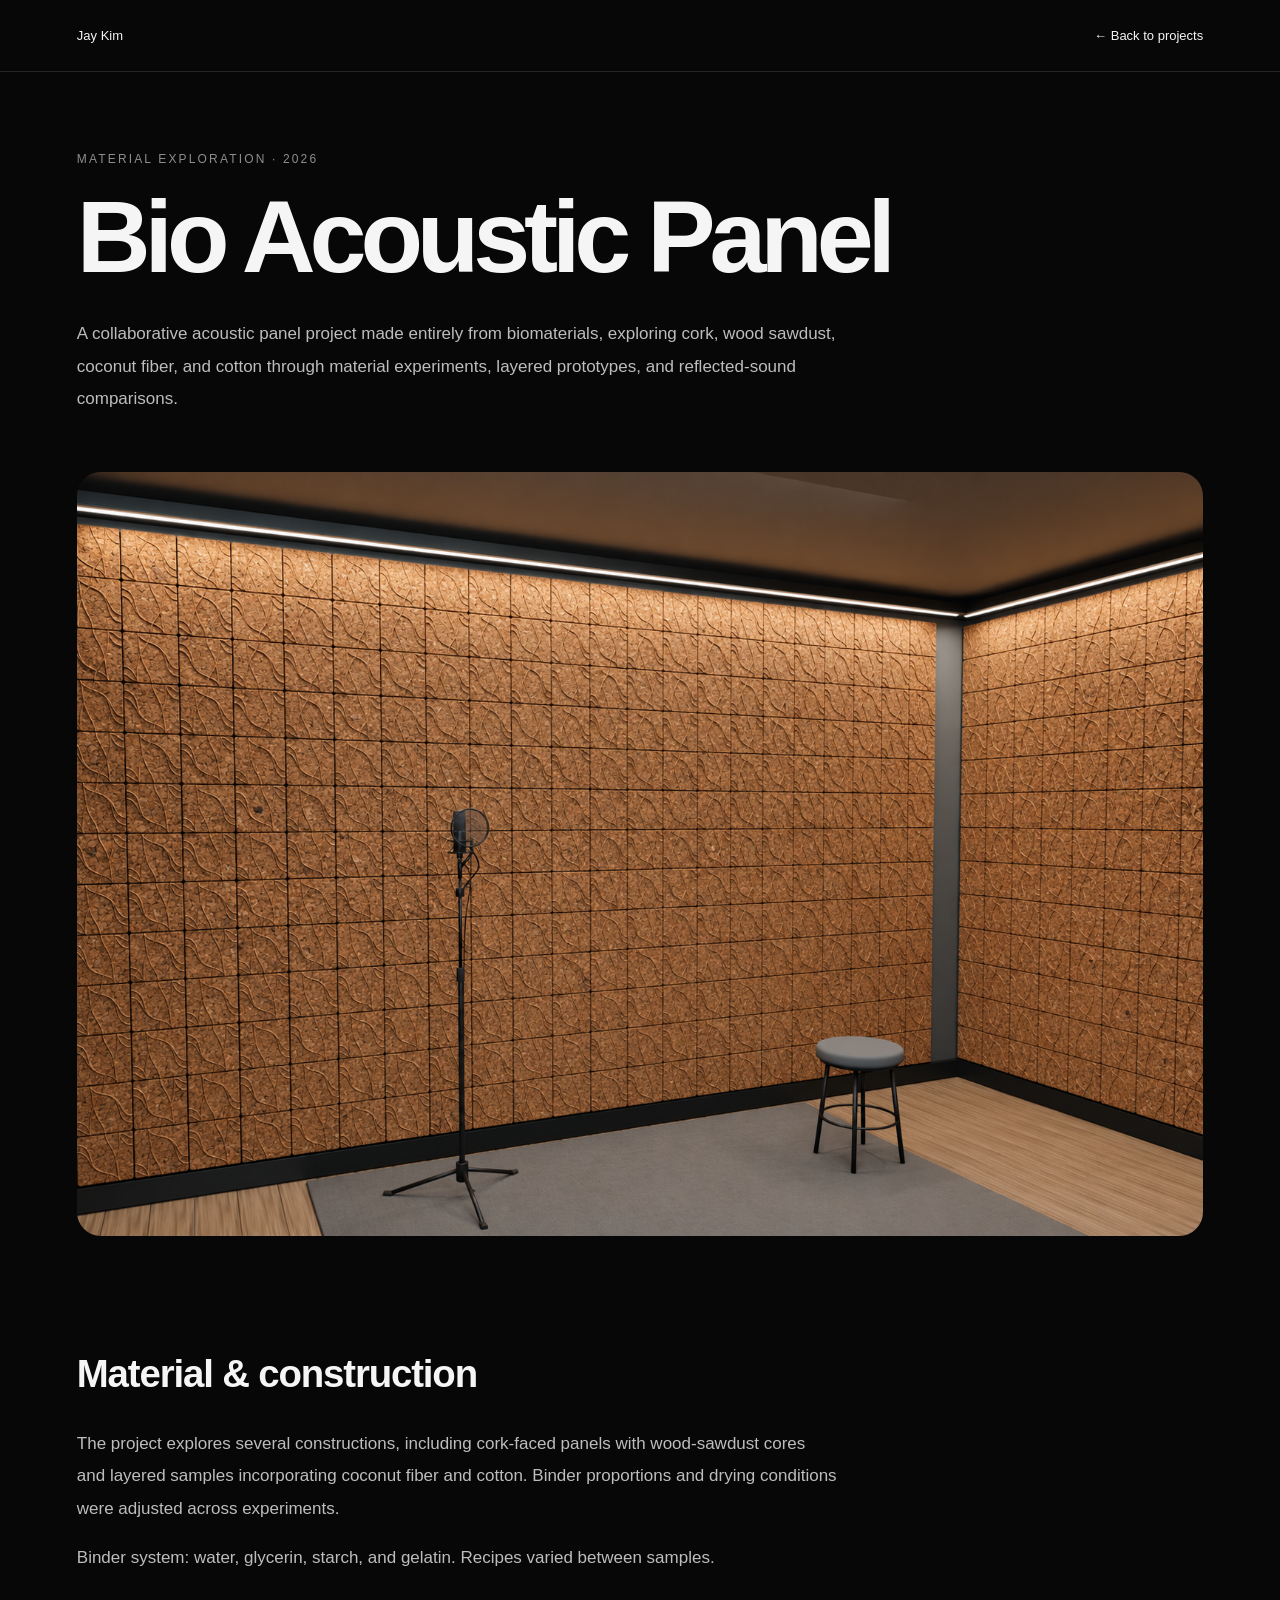
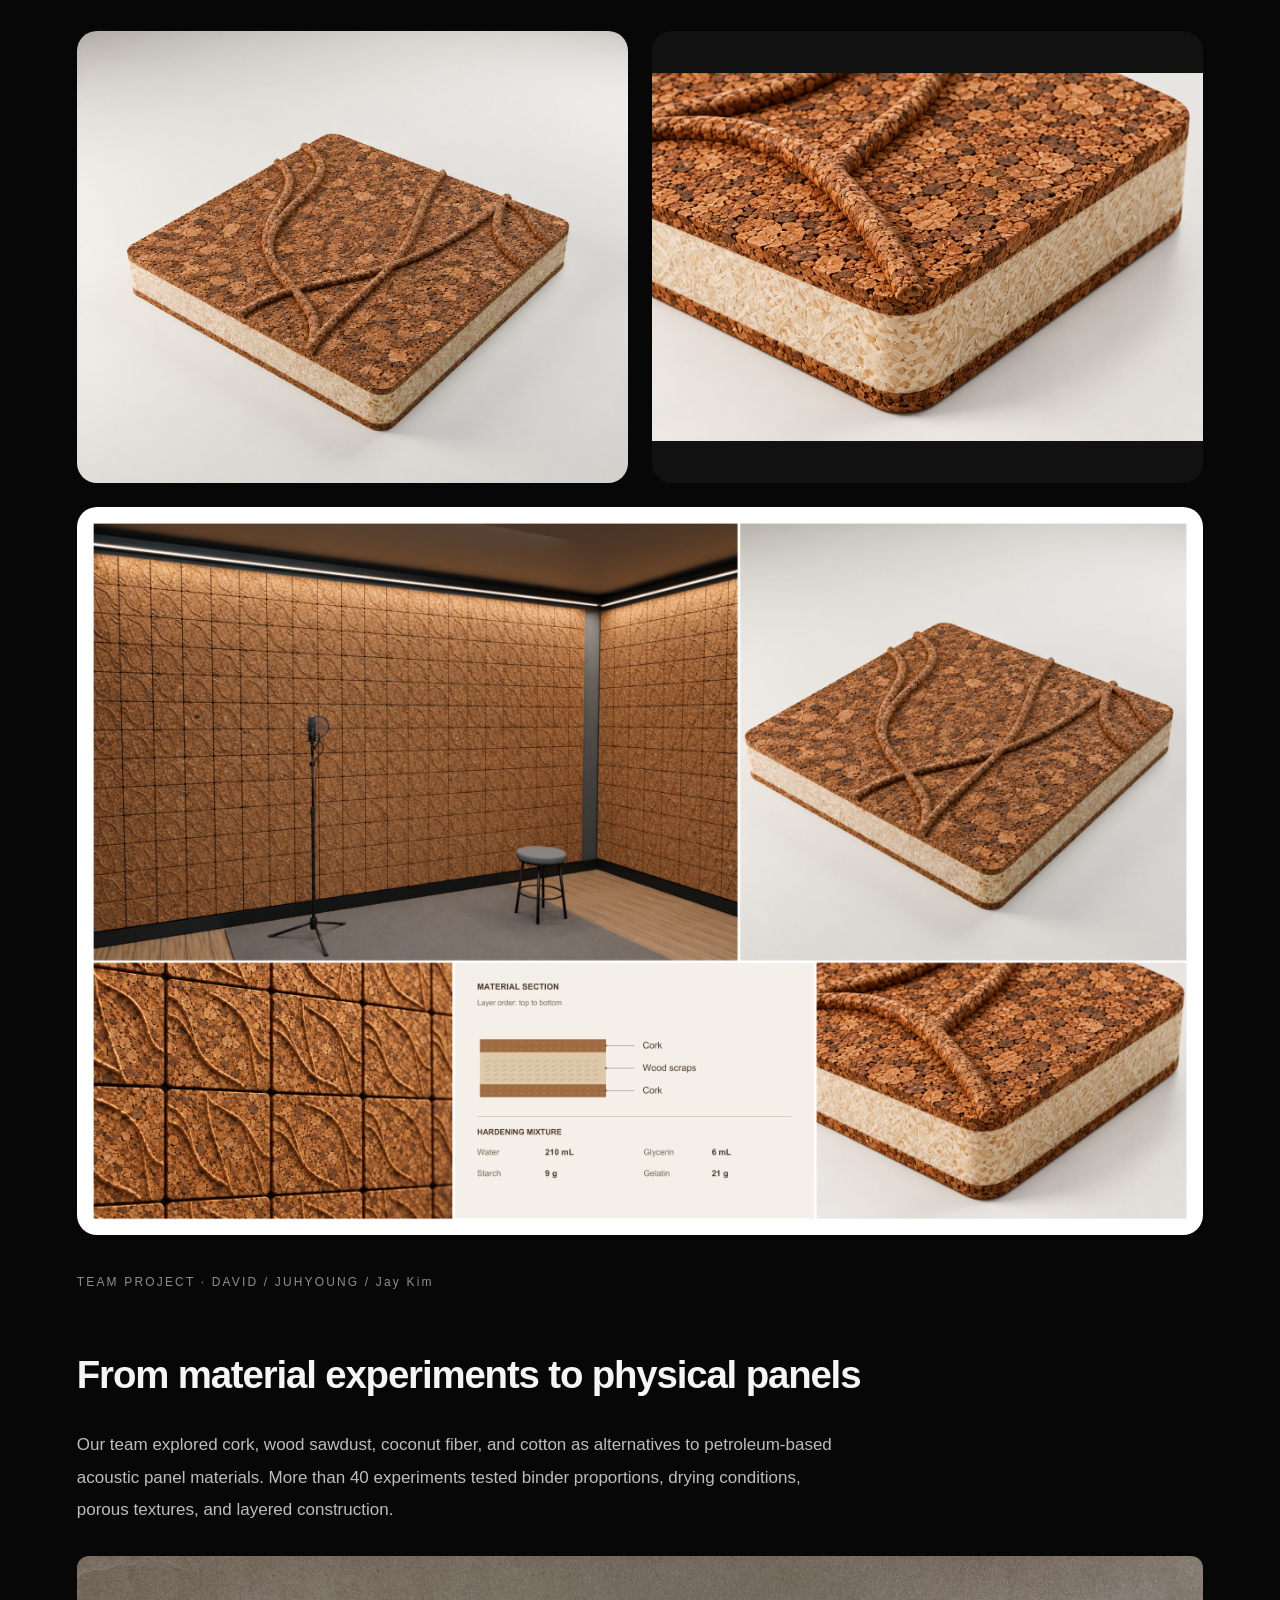
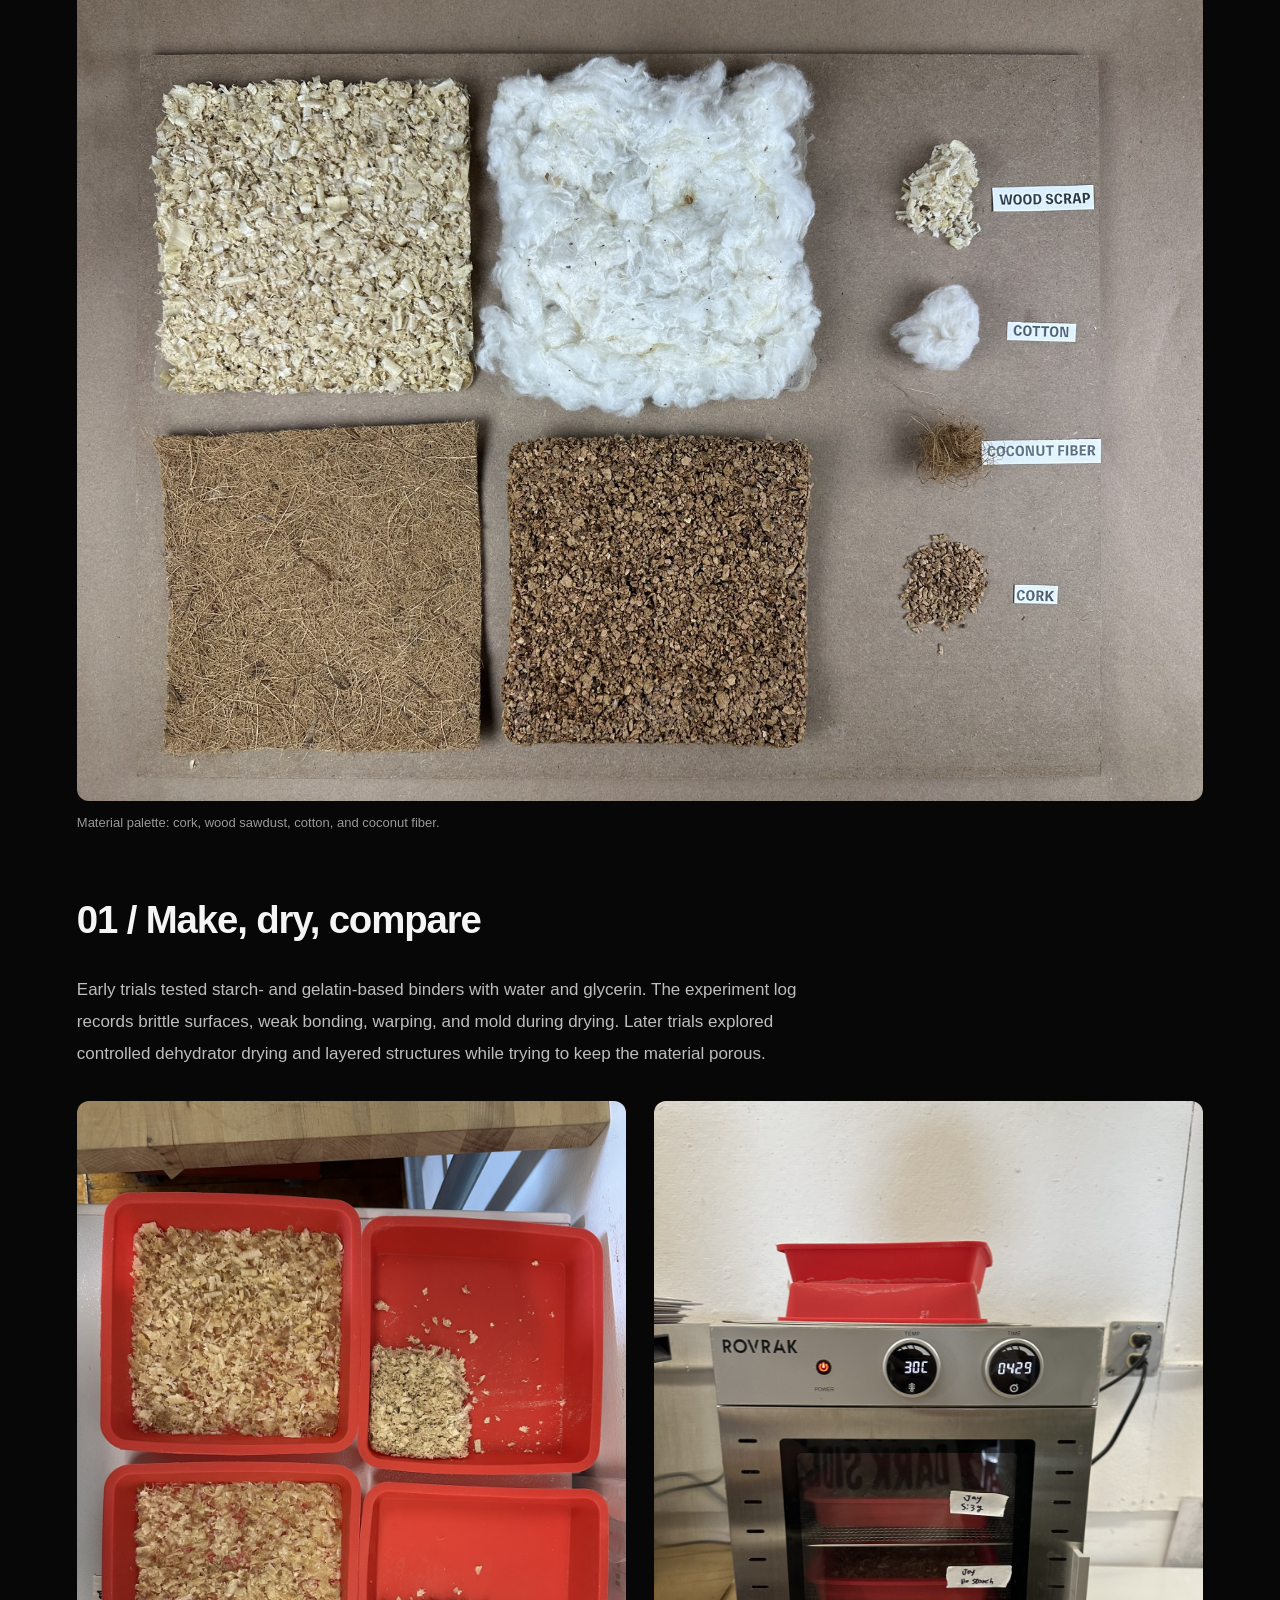
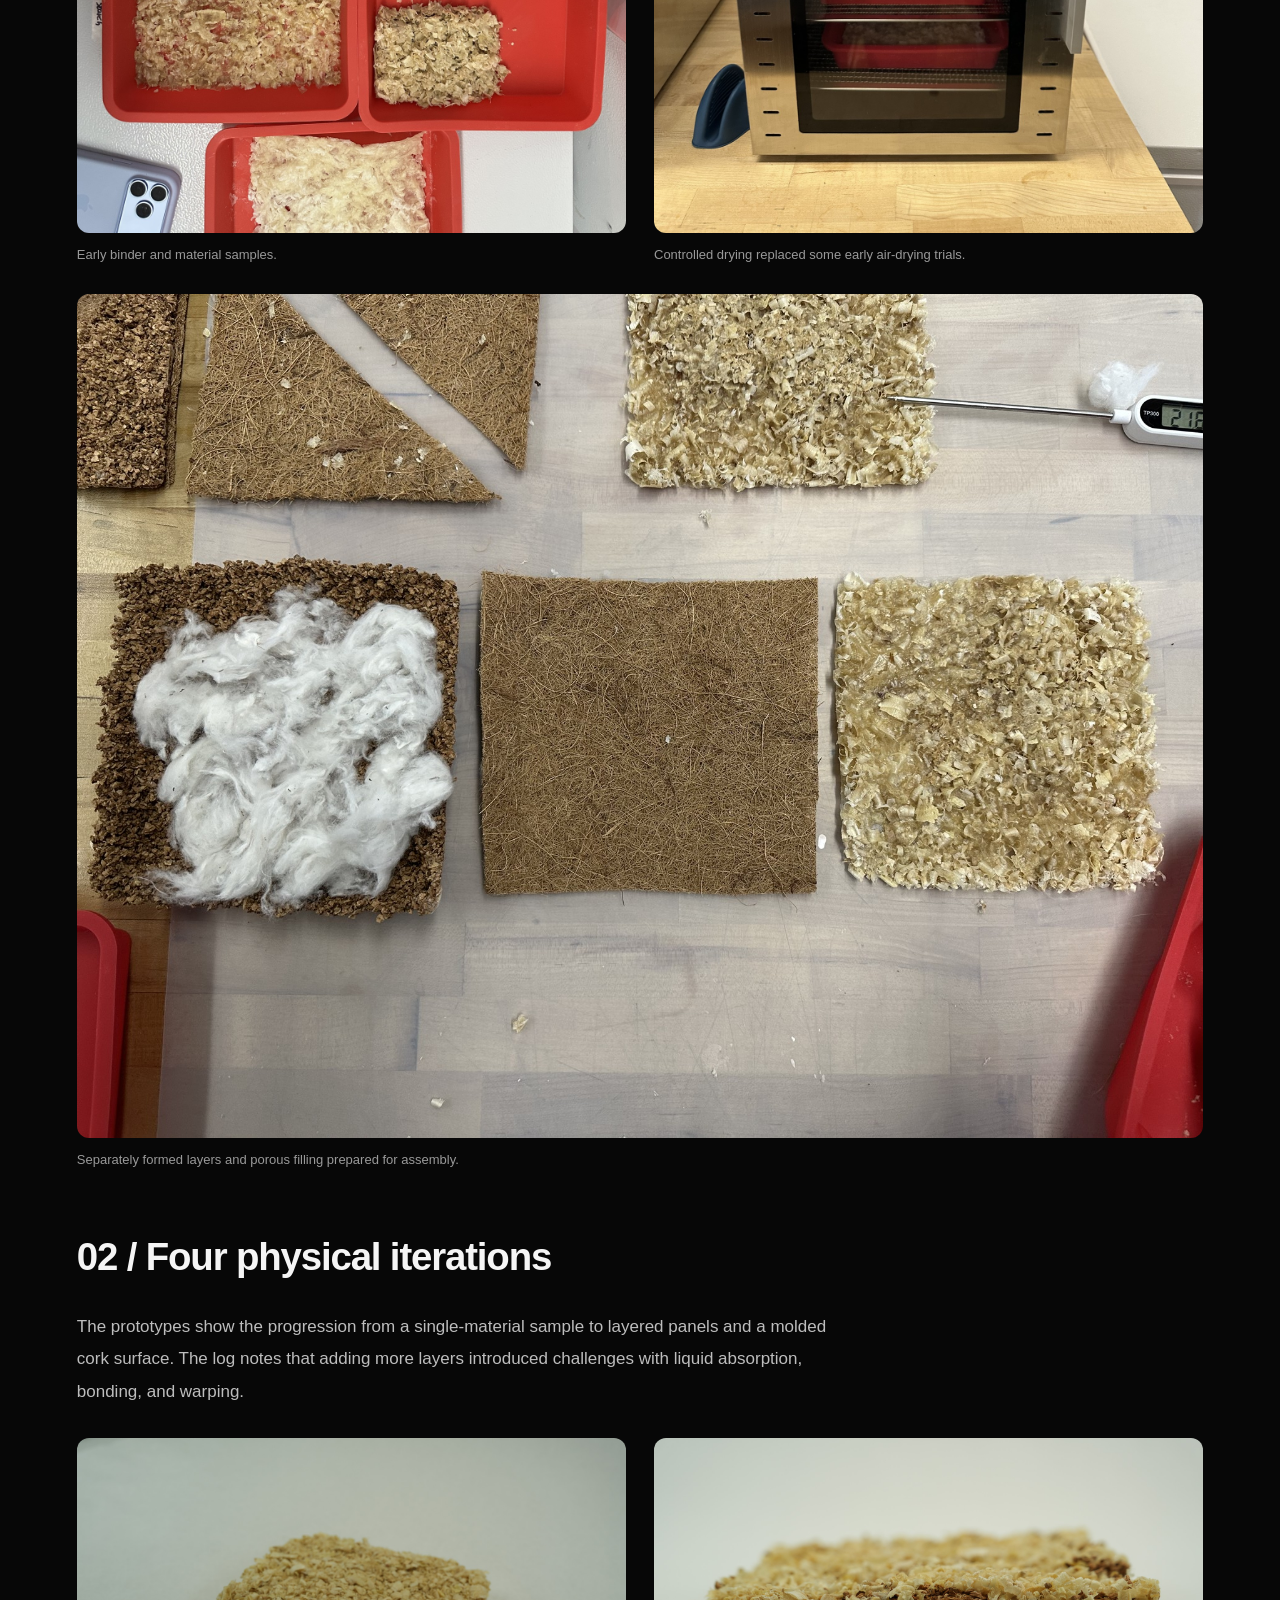
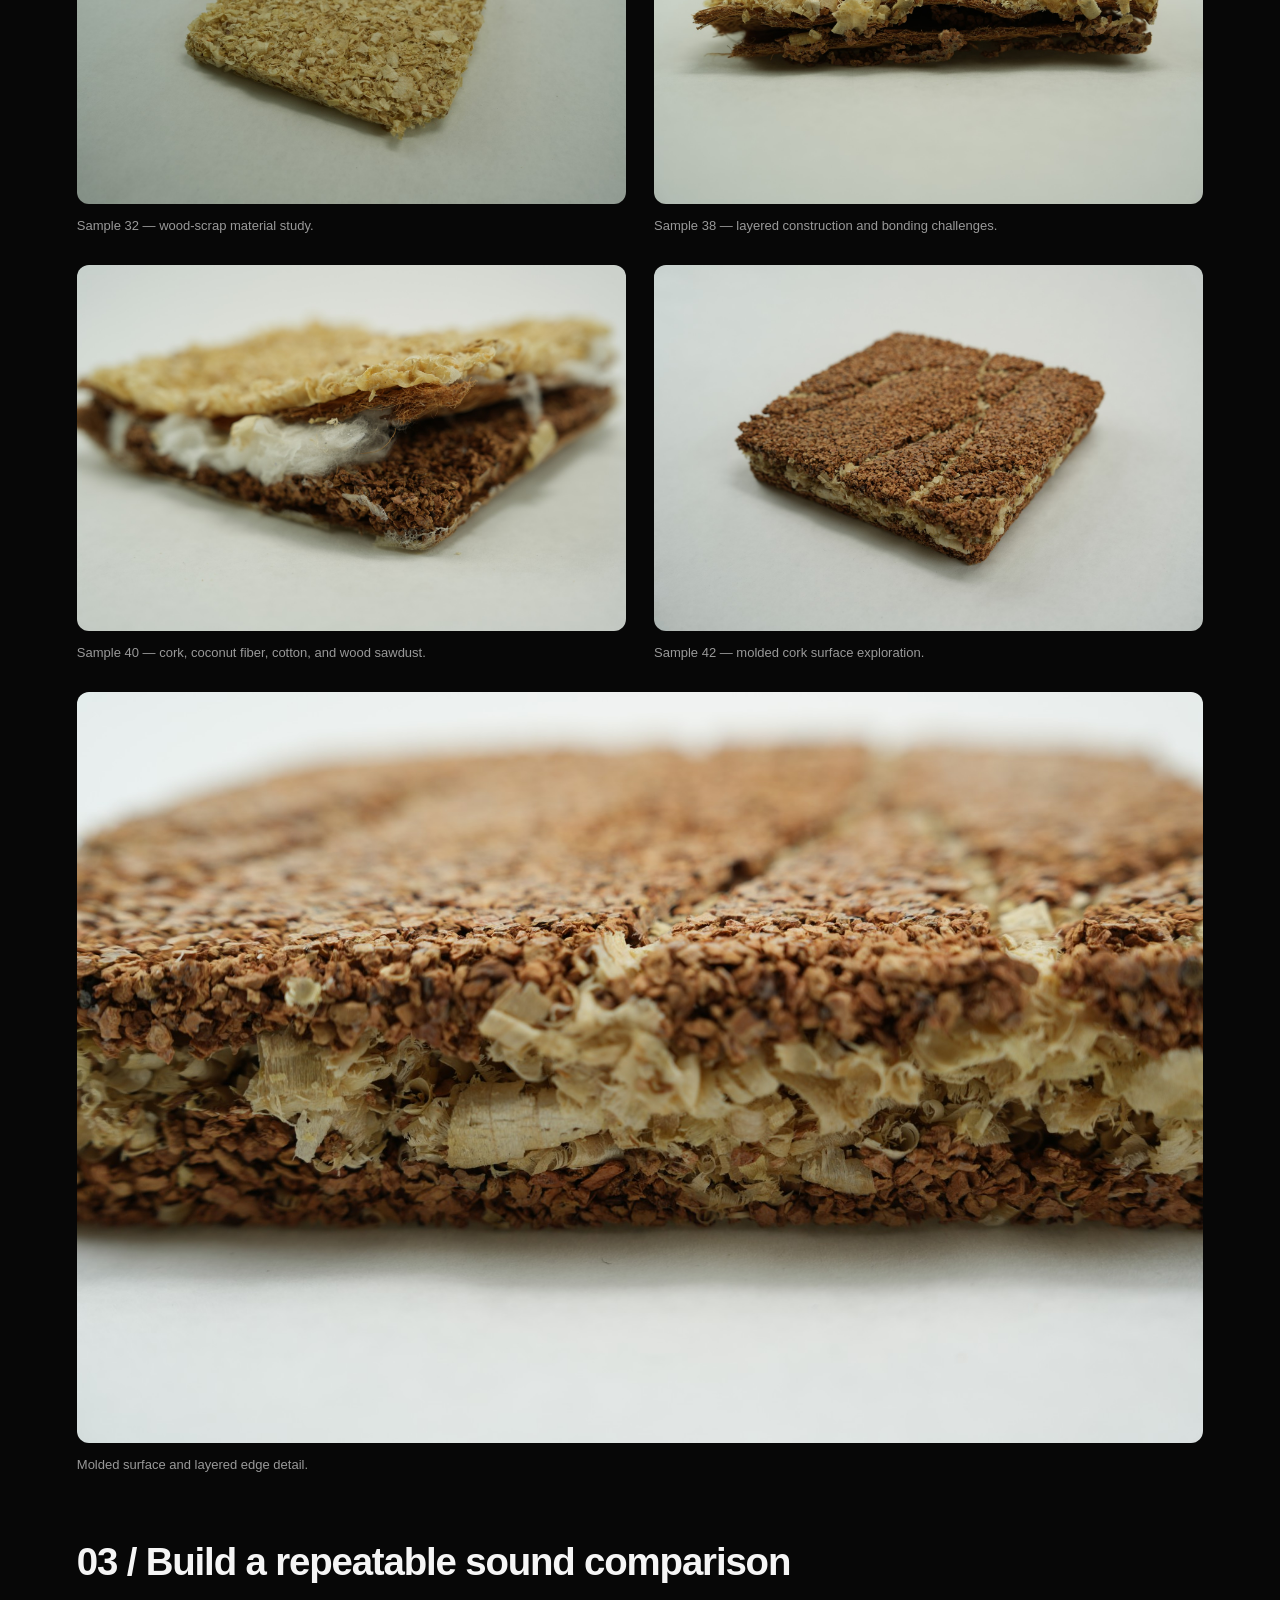
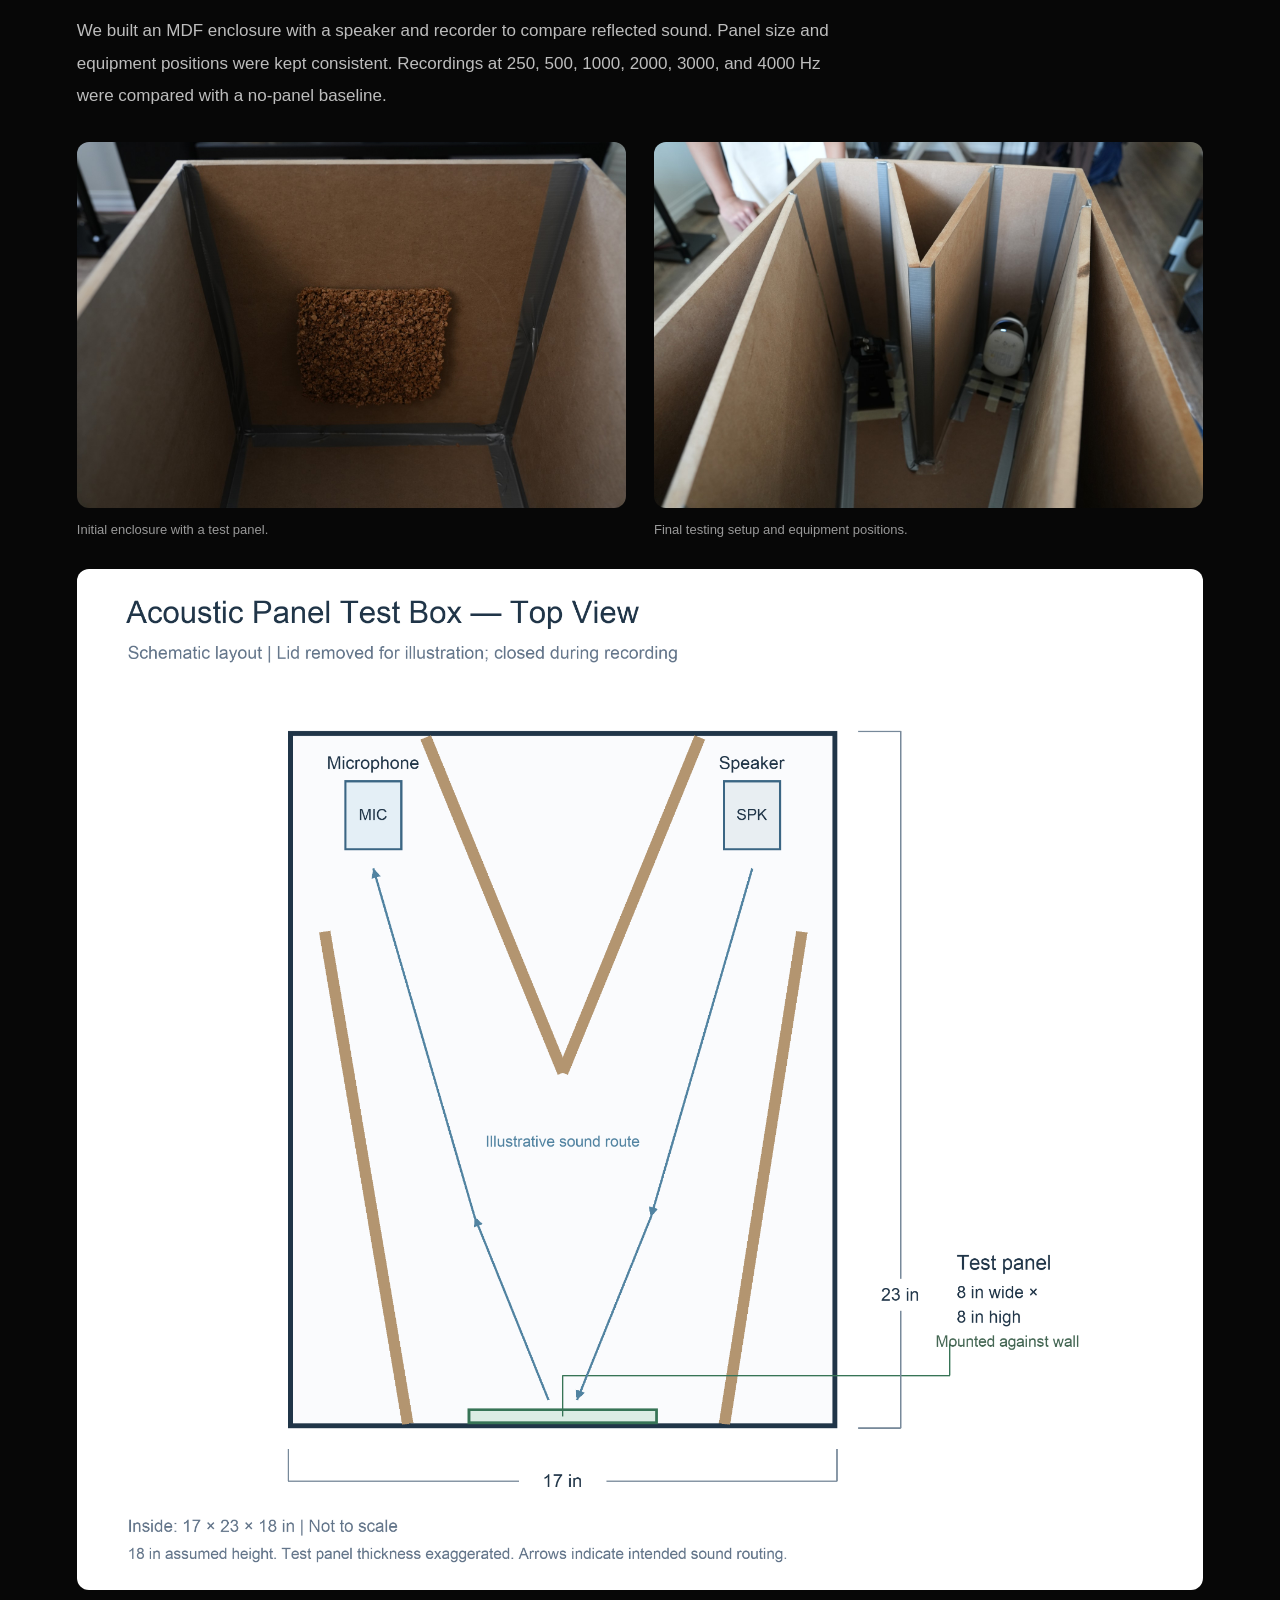
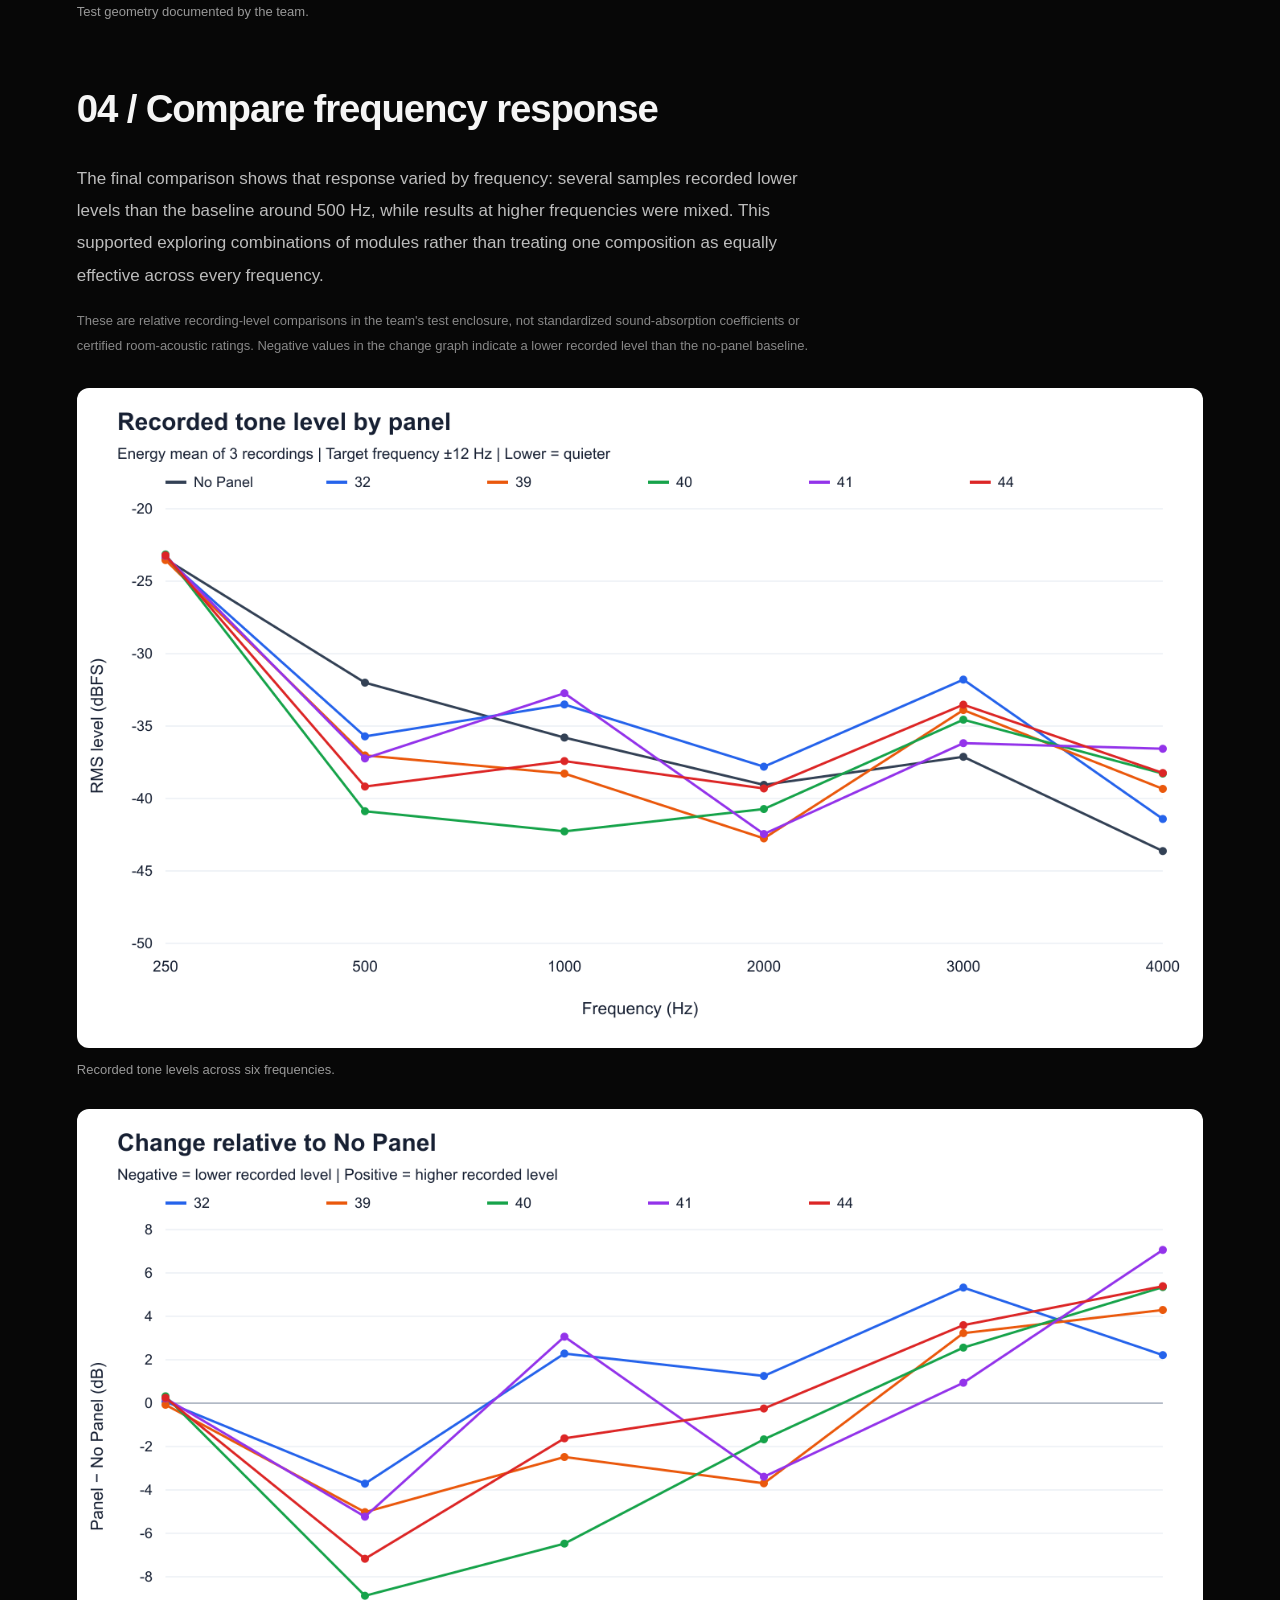
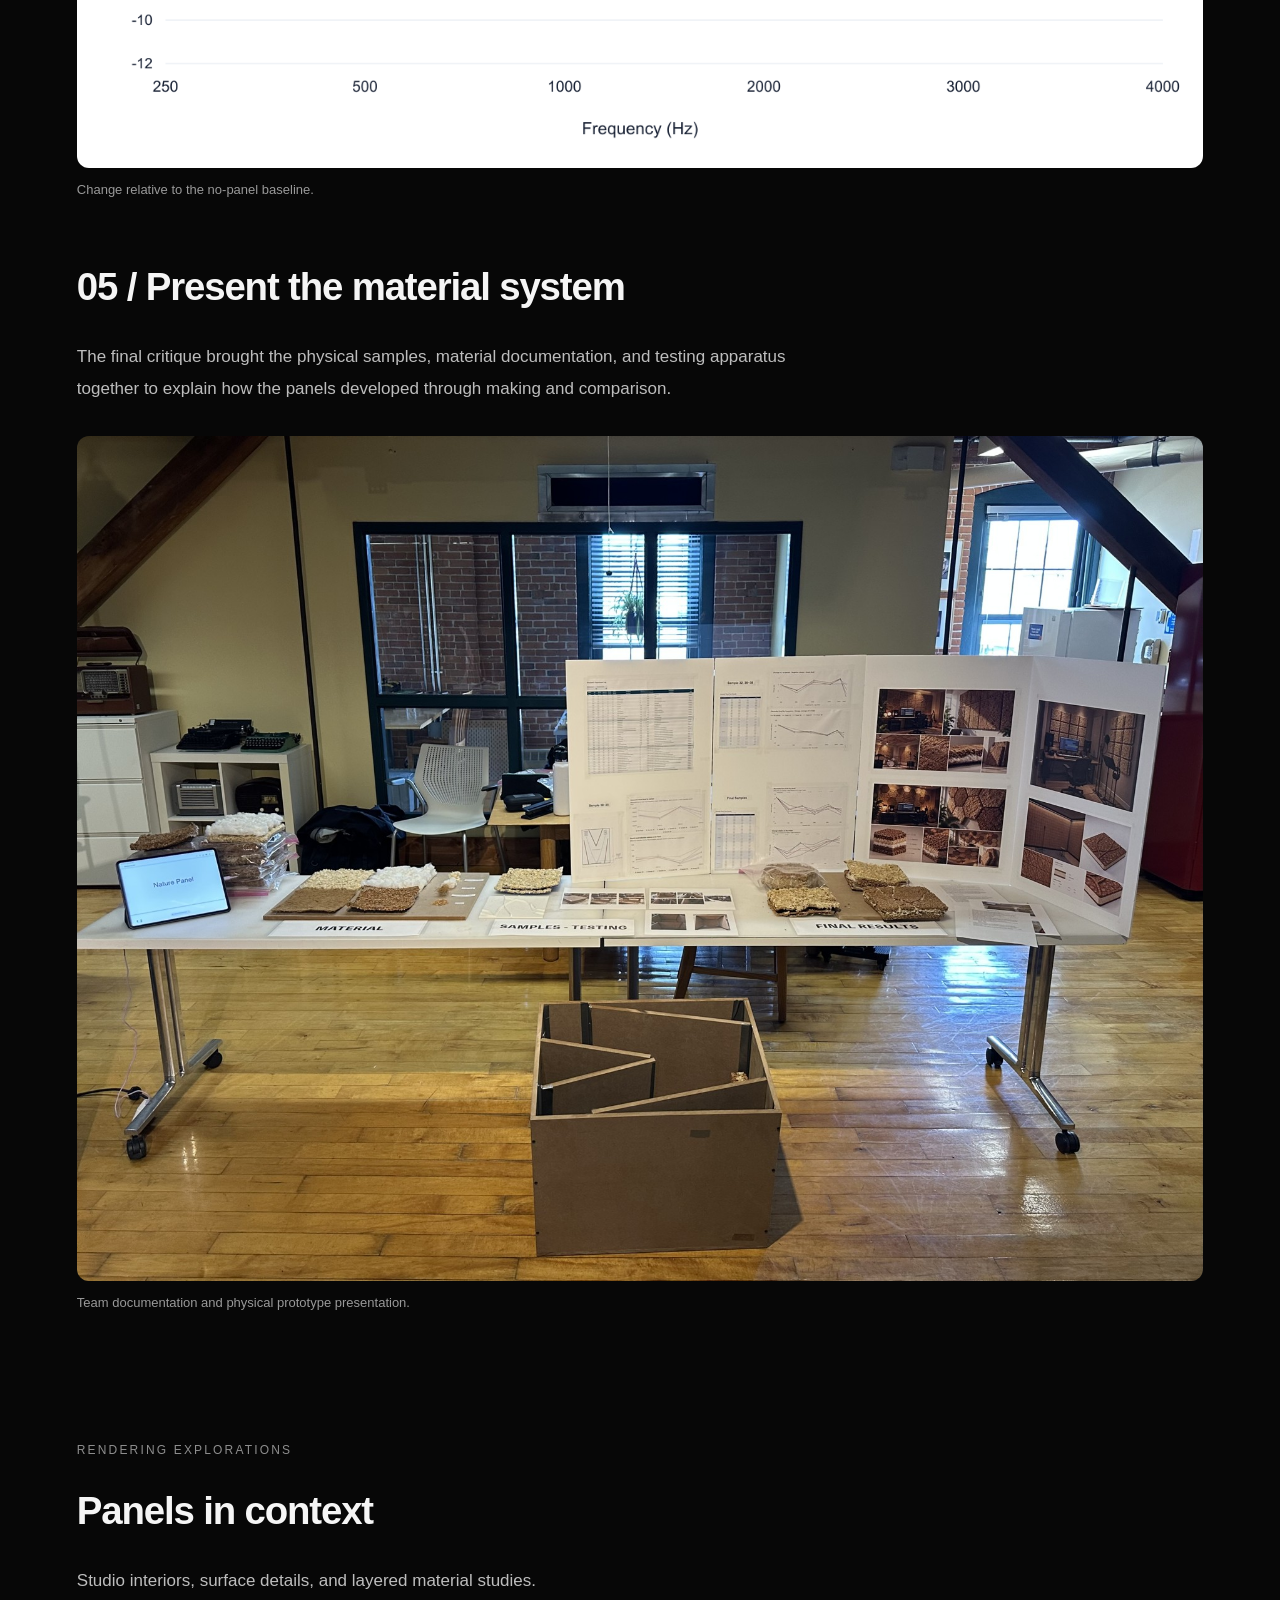
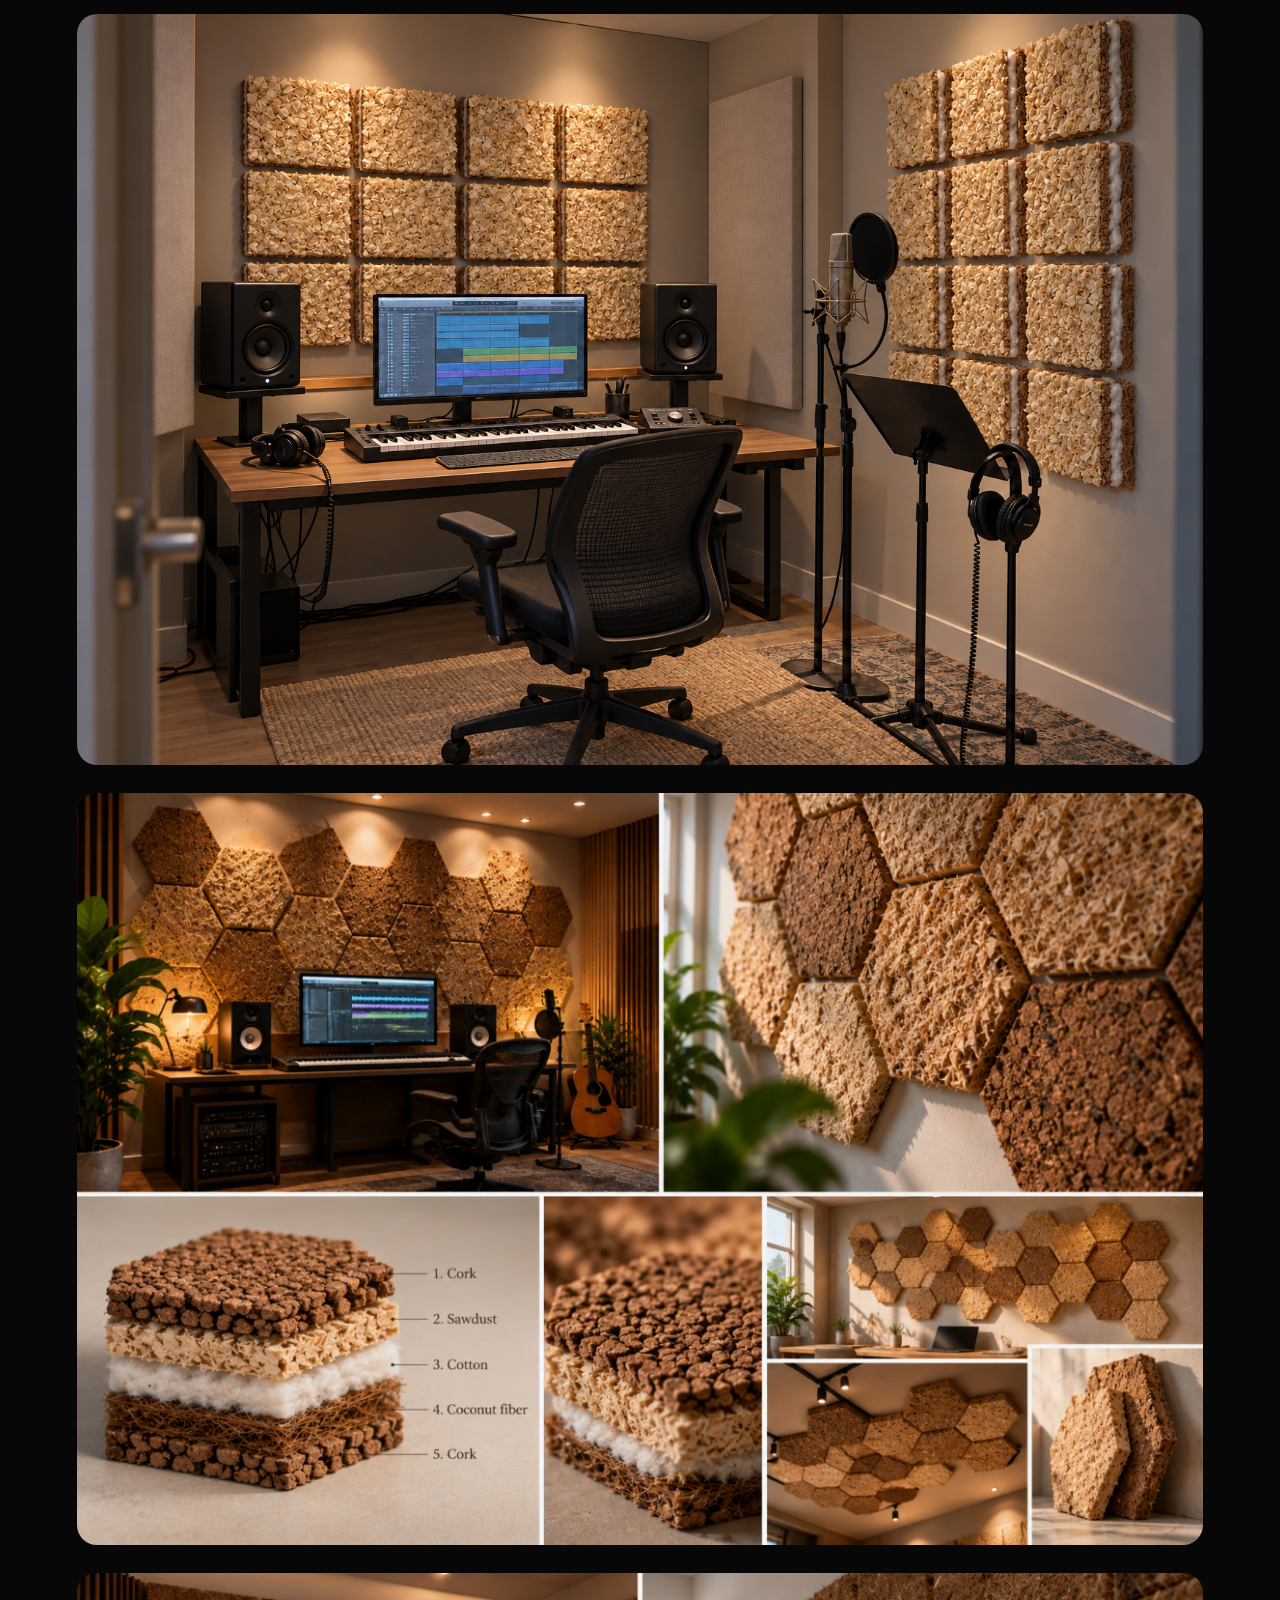
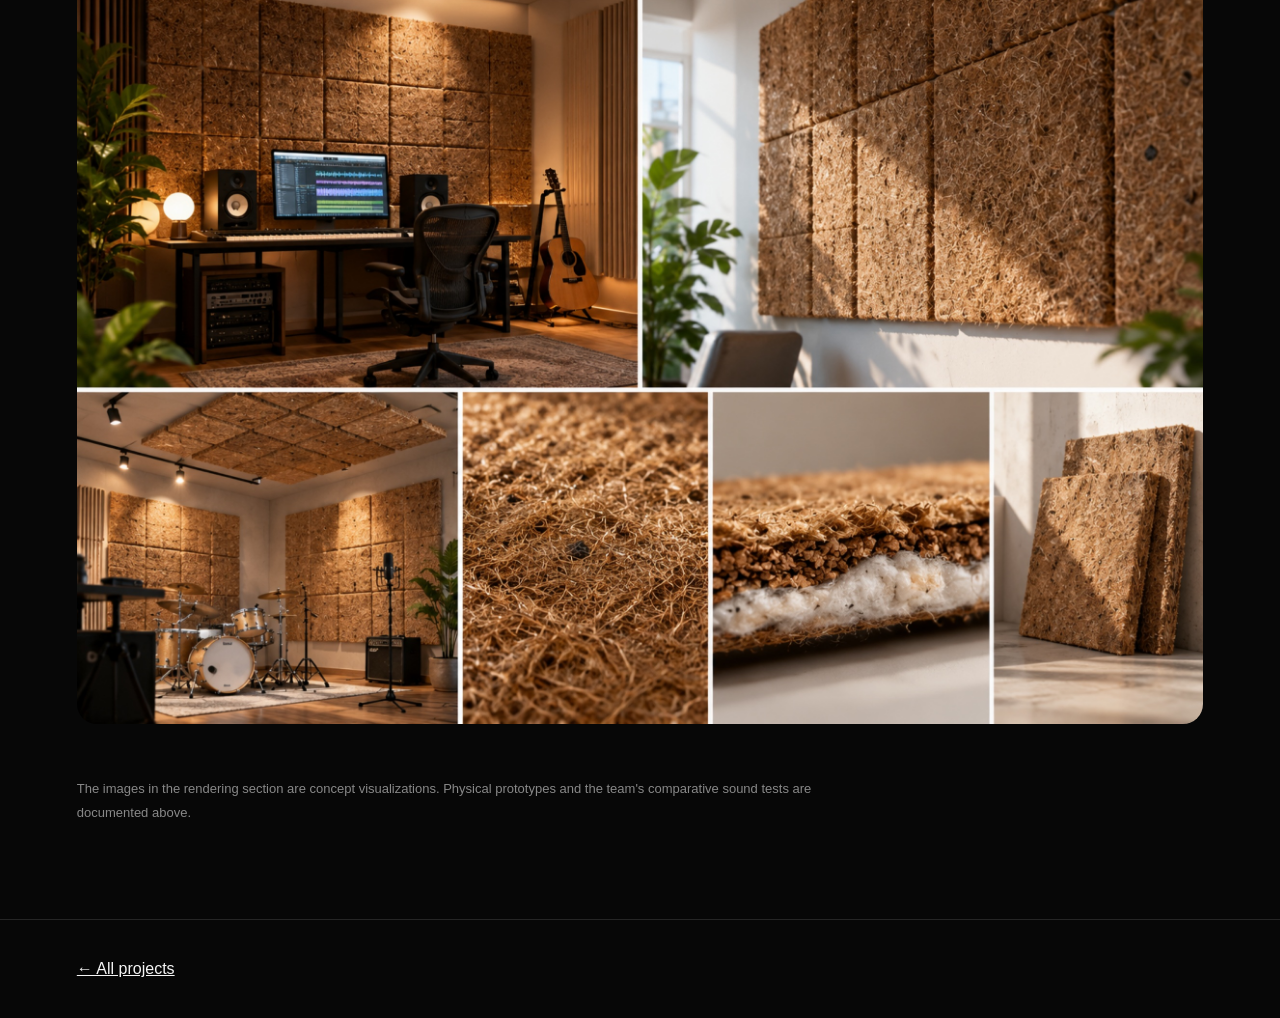
<file: acoustic-detail.html>
<!DOCTYPE html><html lang="en"><head><meta charset="utf-8"><meta name="viewport" content="width=device-width,initial-scale=1"><title>Bio Acoustic Panel — Jay Kim</title><link rel="stylesheet" href="project-detail.css"></head><body><nav><a href="index.html">Jay Kim</a><a href="index.html">← Back to projects</a></nav><main><div class="label">Material exploration · 2026</div><h1>Bio Acoustic Panel</h1><p>A collaborative acoustic panel project made entirely from biomaterials, exploring cork, wood sawdust, coconut fiber, and cotton through material experiments, layered prototypes, and reflected-sound comparisons.</p><img class="hero-image" src="projects/cork-room.png" alt="Bio Acoustic Panel project overview"><section><h2>Material &amp; construction</h2><p>The project explores several constructions, including cork-faced panels with wood-sawdust cores and layered samples incorporating coconut fiber and cotton. Binder proportions and drying conditions were adjusted across experiments.</p><p>Binder system: water, glycerin, starch, and gelatin. Recipes varied between samples.</p></section><div class="gallery"><img src="projects/cork-panel.png" alt="Textured cork panel rendering" loading="lazy"><img src="projects/cork-detail.png" alt="Cork panel edge and material detail rendering" loading="lazy"><img class="wide" src="projects/cork-presentation.png" alt="Panel presentation with cork and wood scrap layer diagram and binder formula" loading="lazy"></div><section class="documentation"><div class="label">TEAM PROJECT · DAVID / JUHYOUNG / <span style="text-transform:none">Jay Kim</span></div><h2>From material experiments to physical panels</h2><p>Our team explored cork, wood sawdust, coconut fiber, and cotton as alternatives to petroleum-based acoustic panel materials. More than 40 experiments tested binder proportions, drying conditions, porous textures, and layered construction.</p><div class="doc-grid"><figure class="doc-figure doc-wide"><a href="projects/acoustic-documentation/materials.jpg" target="_blank" rel="noopener"><img src="projects/acoustic-documentation/materials.jpg" alt="Cork, wood, cotton and coconut fiber material samples" loading="lazy"></a><figcaption>Material palette: cork, wood sawdust, cotton, and coconut fiber.</figcaption></figure></div><h2>01 / Make, dry, compare</h2><p>Early trials tested starch- and gelatin-based binders with water and glycerin. The experiment log records brittle surfaces, weak bonding, warping, and mold during drying. Later trials explored controlled dehydrator drying and layered structures while trying to keep the material porous.</p><div class="doc-grid"><figure class="doc-figure"><a href="projects/acoustic-documentation/early-samples.jpg" target="_blank" rel="noopener"><img src="projects/acoustic-documentation/early-samples.jpg" alt="Early material mixtures formed in red trays" loading="lazy"></a><figcaption>Early binder and material samples.</figcaption></figure><figure class="doc-figure"><a href="projects/acoustic-documentation/drying.jpg" target="_blank" rel="noopener"><img src="projects/acoustic-documentation/drying.jpg" alt="Dehydrator used for material sample drying" loading="lazy"></a><figcaption>Controlled drying replaced some early air-drying trials.</figcaption></figure><figure class="doc-figure doc-wide"><a href="projects/acoustic-documentation/layer-study.jpg" target="_blank" rel="noopener"><img src="projects/acoustic-documentation/layer-study.jpg" alt="Individual panel layers and cotton arranged before assembly" loading="lazy"></a><figcaption>Separately formed layers and porous filling prepared for assembly.</figcaption></figure></div><h2>02 / Four physical iterations</h2><p>The prototypes show the progression from a single-material sample to layered panels and a molded cork surface. The log notes that adding more layers introduced challenges with liquid absorption, bonding, and warping.</p><div class="doc-grid"><figure class="doc-figure"><a href="projects/acoustic-documentation/panel-32.jpg" target="_blank" rel="noopener"><img src="projects/acoustic-documentation/panel-32.jpg" alt="Physical wood scrap panel sample 32" loading="lazy"></a><figcaption>Sample 32 — wood-scrap material study.</figcaption></figure><figure class="doc-figure"><a href="projects/acoustic-documentation/panel-38.jpg" target="_blank" rel="noopener"><img src="projects/acoustic-documentation/panel-38.jpg" alt="Physical layered panel sample 38 showing separated layers" loading="lazy"></a><figcaption>Sample 38 — layered construction and bonding challenges.</figcaption></figure><figure class="doc-figure"><a href="projects/acoustic-documentation/panel-40.jpg" target="_blank" rel="noopener"><img src="projects/acoustic-documentation/panel-40.jpg" alt="Panel 40 side view with cotton and coconut fiber layers" loading="lazy"></a><figcaption>Sample 40 — cork, coconut fiber, cotton, and wood sawdust.</figcaption></figure><figure class="doc-figure"><a href="projects/acoustic-documentation/panel-42.jpg" target="_blank" rel="noopener"><img src="projects/acoustic-documentation/panel-42.jpg" alt="Panel 42 molded cork surface" loading="lazy"></a><figcaption>Sample 42 — molded cork surface exploration.</figcaption></figure><figure class="doc-figure doc-wide"><a href="projects/acoustic-documentation/panel-42-edge.jpg" target="_blank" rel="noopener"><img src="projects/acoustic-documentation/panel-42-edge.jpg" alt="Close view of molded cork panel and wood core" loading="lazy"></a><figcaption>Molded surface and layered edge detail.</figcaption></figure></div><h2>03 / Build a repeatable sound comparison</h2><p>We built an MDF enclosure with a speaker and recorder to compare reflected sound. Panel size and equipment positions were kept consistent. Recordings at 250, 500, 1000, 2000, 3000, and 4000 Hz were compared with a no-panel baseline.</p><div class="doc-grid"><figure class="doc-figure"><a href="projects/acoustic-documentation/test-initial.jpg" target="_blank" rel="noopener"><img src="projects/acoustic-documentation/test-initial.jpg" alt="Initial MDF enclosure with a panel placed against the inside wall" loading="lazy"></a><figcaption>Initial enclosure with a test panel.</figcaption></figure><figure class="doc-figure"><a href="projects/acoustic-documentation/test-final.jpg" target="_blank" rel="noopener"><img src="projects/acoustic-documentation/test-final.jpg" alt="Final MDF enclosure with speaker and recording equipment" loading="lazy"></a><figcaption>Final testing setup and equipment positions.</figcaption></figure><figure class="doc-figure doc-wide"><a href="projects/acoustic-documentation/test-diagram.png" target="_blank" rel="noopener"><img src="projects/acoustic-documentation/test-diagram.png" alt="Top view diagram showing the test panel speaker and microphone geometry" loading="lazy"></a><figcaption>Test geometry documented by the team.</figcaption></figure></div><h2>04 / Compare frequency response</h2><p>The final comparison shows that response varied by frequency: several samples recorded lower levels than the baseline around 500 Hz, while results at higher frequencies were mixed. This supported exploring combinations of modules rather than treating one composition as equally effective across every frequency.</p><p class="note">These are relative recording-level comparisons in the team's test enclosure, not standardized sound-absorption coefficients or certified room-acoustic ratings. Negative values in the change graph indicate a lower recorded level than the no-panel baseline.</p><div class="doc-grid"><figure class="doc-figure doc-wide"><a href="projects/acoustic-documentation/recorded-levels.png" target="_blank" rel="noopener"><img src="projects/acoustic-documentation/recorded-levels.png" alt="Recorded tone level graph for no panel and samples 32 38 40 41 and 44" loading="lazy"></a><figcaption>Recorded tone levels across six frequencies.</figcaption></figure><figure class="doc-figure doc-wide"><a href="projects/acoustic-documentation/relative-change.png" target="_blank" rel="noopener"><img src="projects/acoustic-documentation/relative-change.png" alt="Graph of change in recorded sound level relative to no-panel baseline" loading="lazy"></a><figcaption>Change relative to the no-panel baseline.</figcaption></figure></div><h2>05 / Present the material system</h2><p>The final critique brought the physical samples, material documentation, and testing apparatus together to explain how the panels developed through making and comparison.</p><div class="doc-grid"><figure class="doc-figure doc-wide"><a href="projects/acoustic-documentation/critique.jpg" target="_blank" rel="noopener"><img src="projects/acoustic-documentation/critique.jpg" alt="Team critique display with physical material samples and testing enclosure" loading="lazy"></a><figcaption>Team documentation and physical prototype presentation.</figcaption></figure></div></section><section><div class="label">RENDERING EXPLORATIONS</div><h2>Panels in context</h2><p>Studio interiors, surface details, and layered material studies.</p><div class="acoustic-render-gallery"><img src="projects/cork-studio-render.png" alt="Acoustic panels arranged on the walls of a recording studio" loading="lazy"><img src="projects/cork-final-board-1.jpg" alt="Hexagonal acoustic panel concept: interior applications, textures, and layered material study" loading="lazy"><img src="projects/cork-final-board-2.jpg" alt="Square acoustic panel concept: wall and ceiling applications and material details" loading="lazy"></div></section><p class="note">The images in the rendering section are concept visualizations. Physical prototypes and the team's comparative sound tests are documented above.</p></main><footer><a href="index.html">← All projects</a></footer></body></html>
</file>
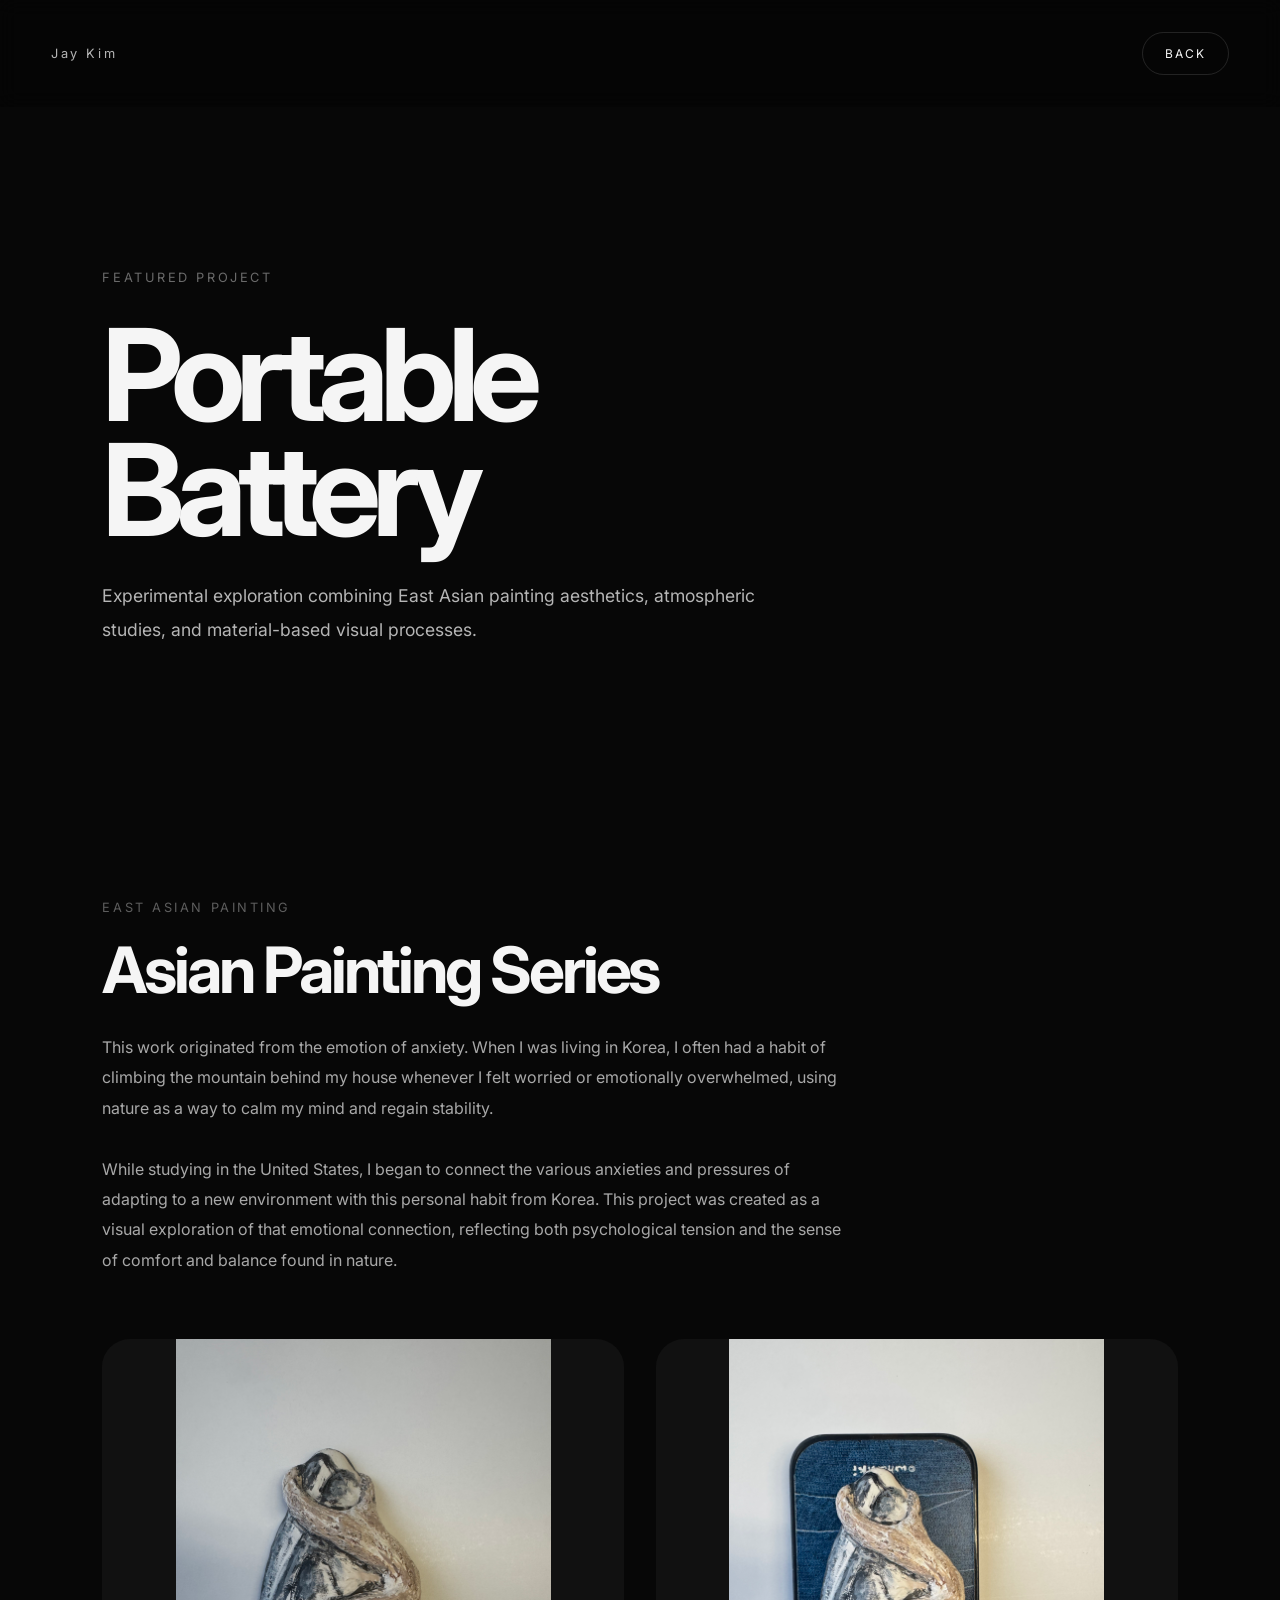
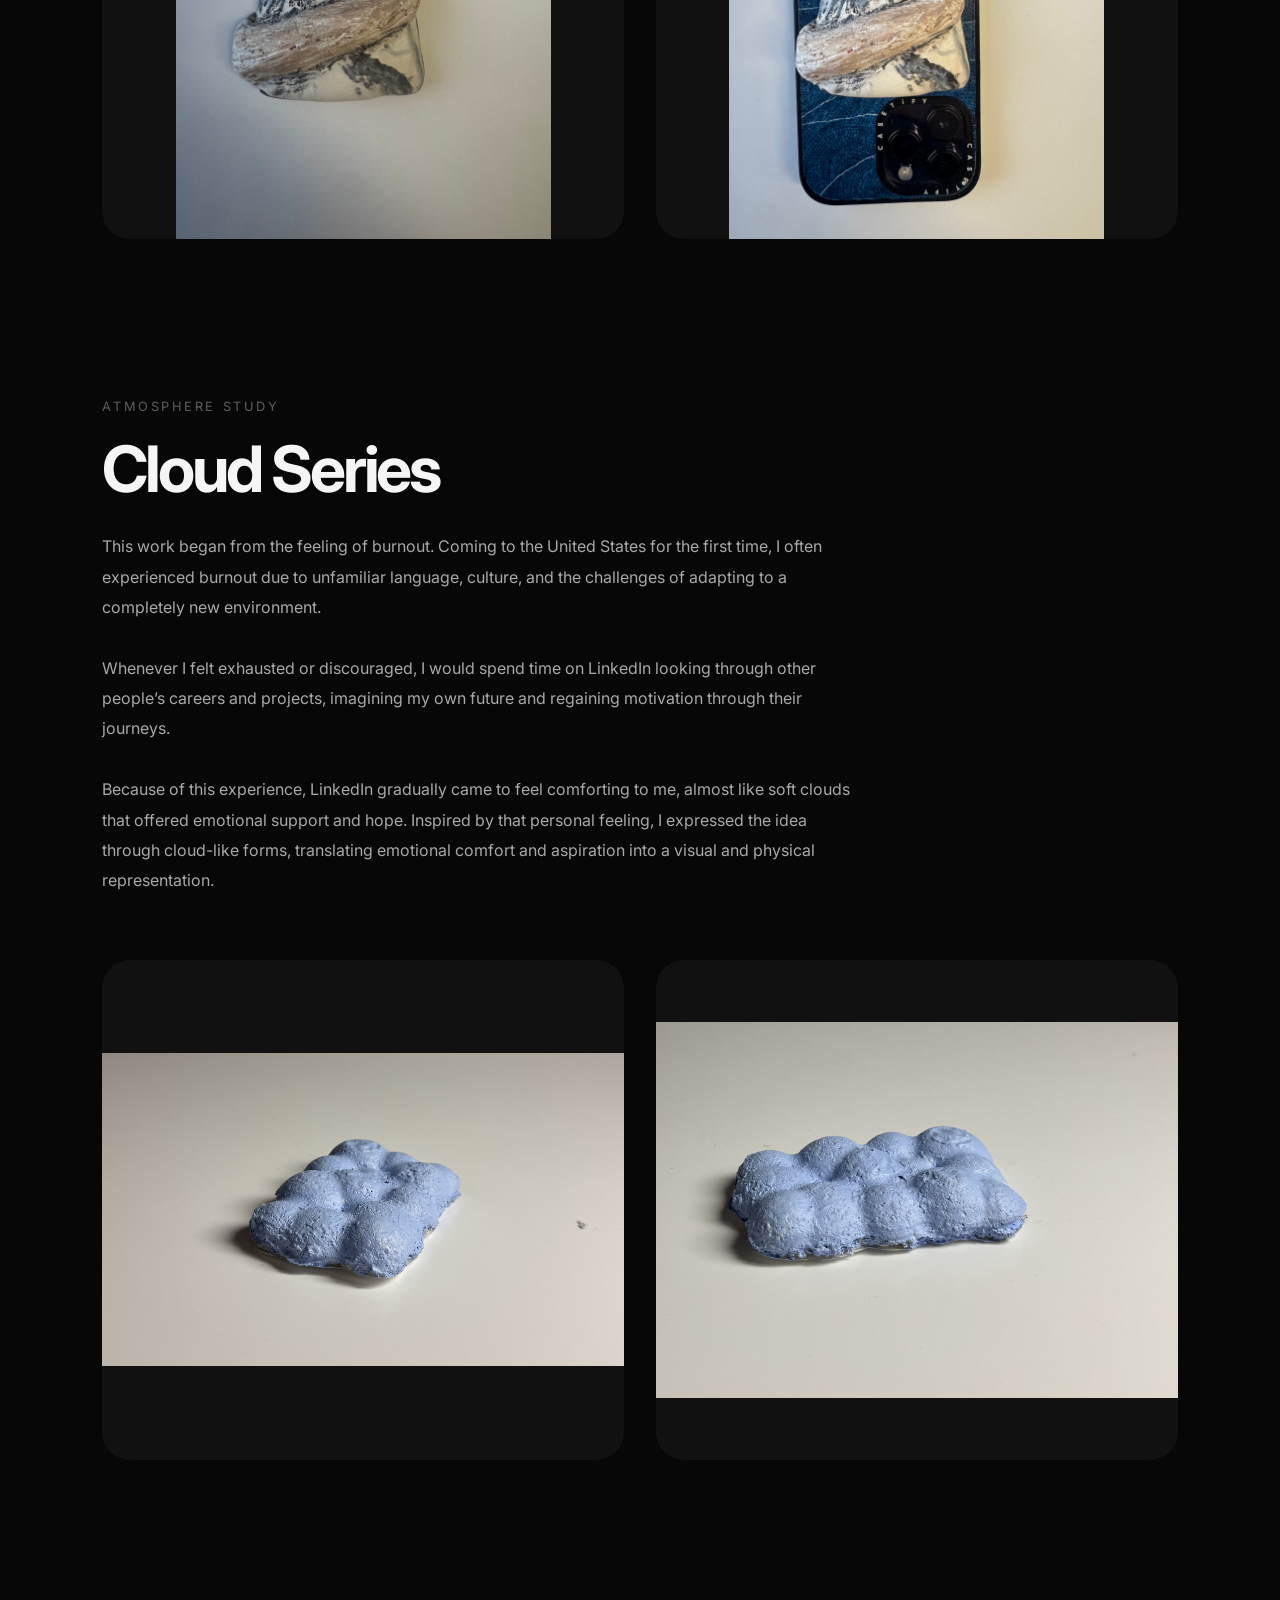
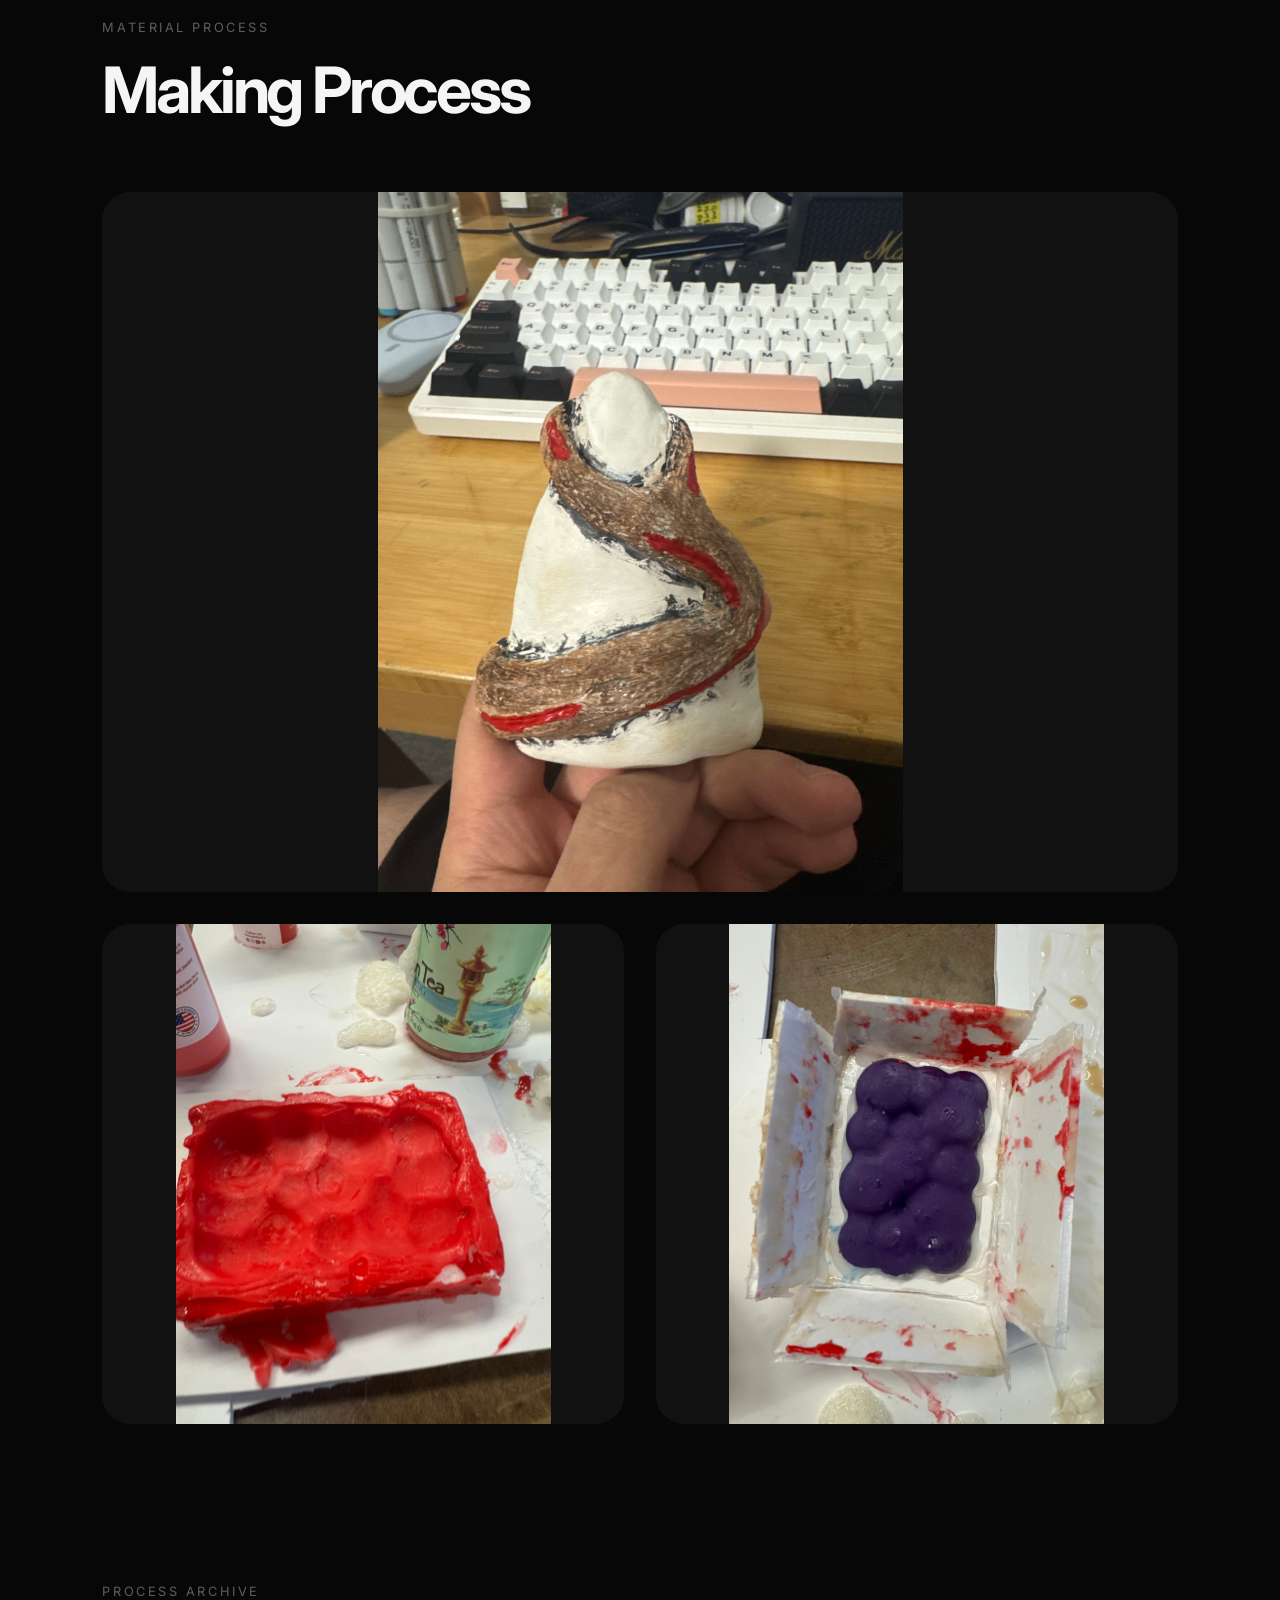
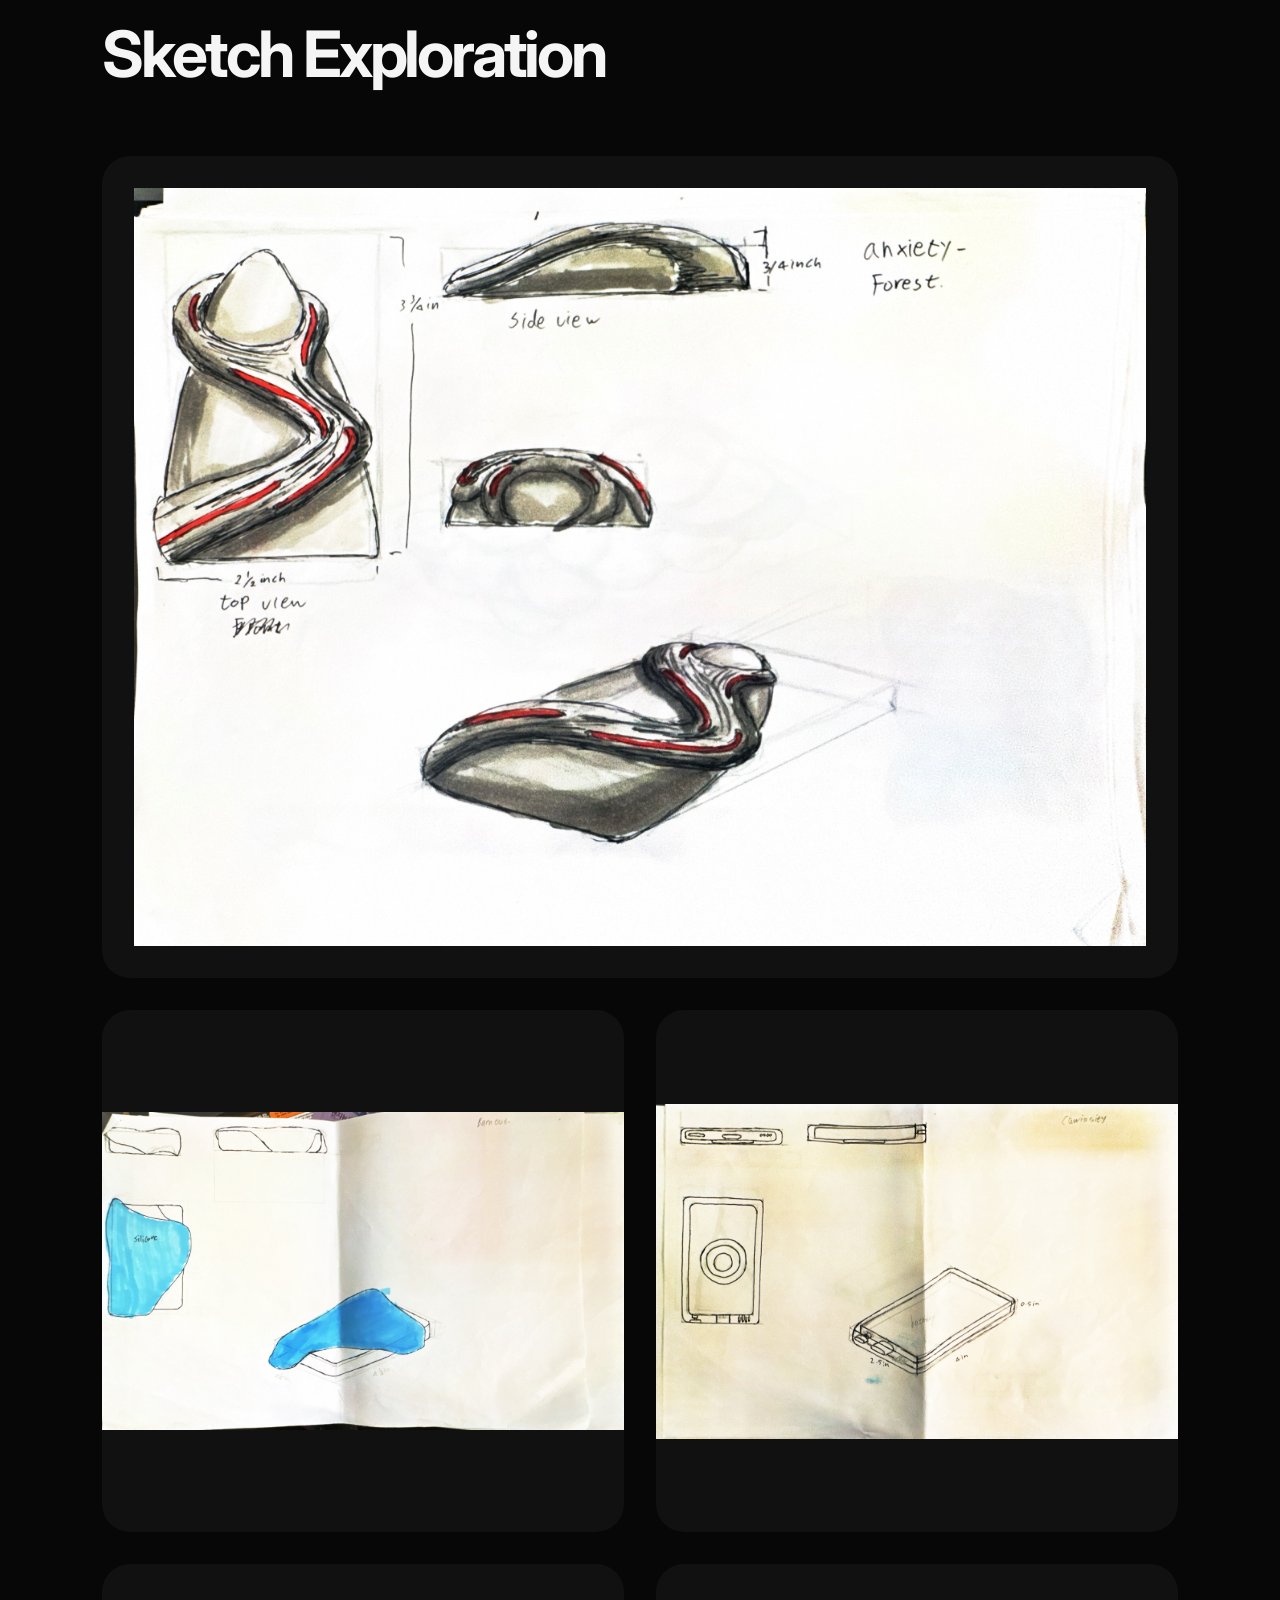
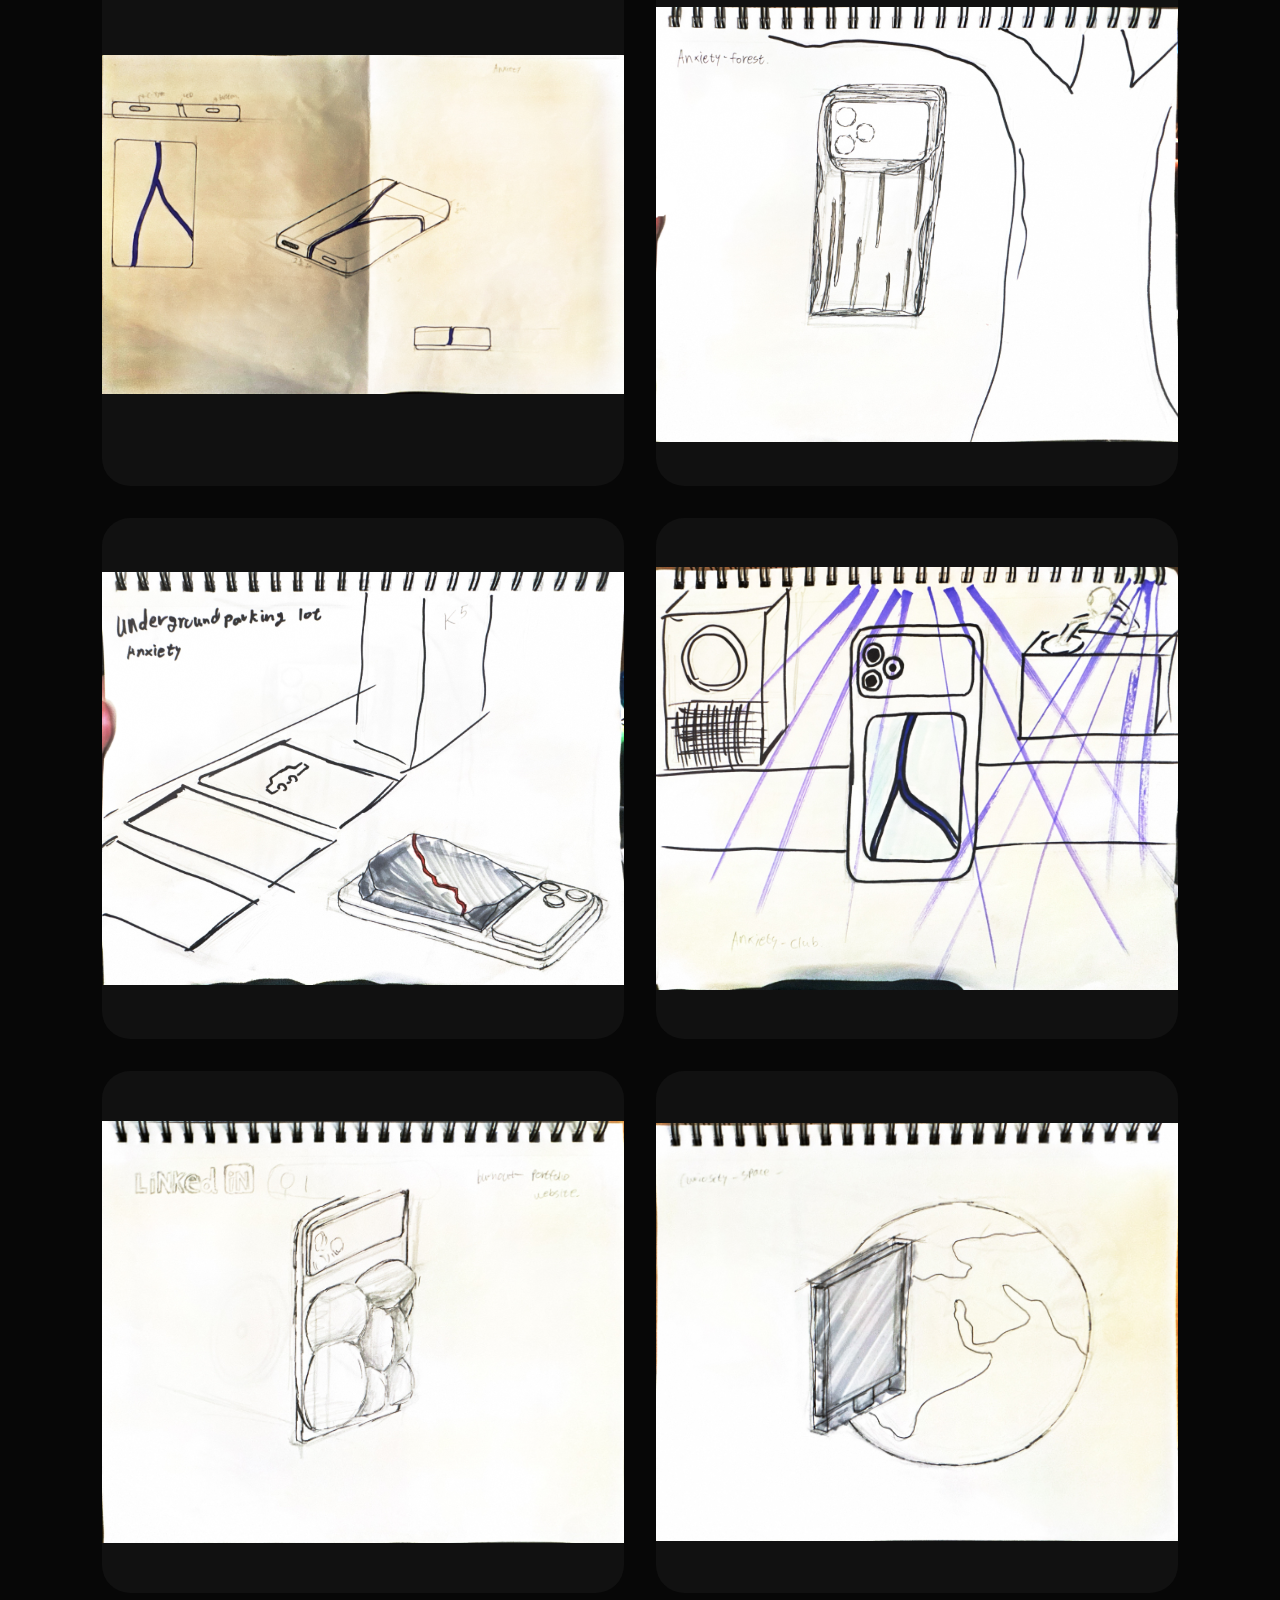
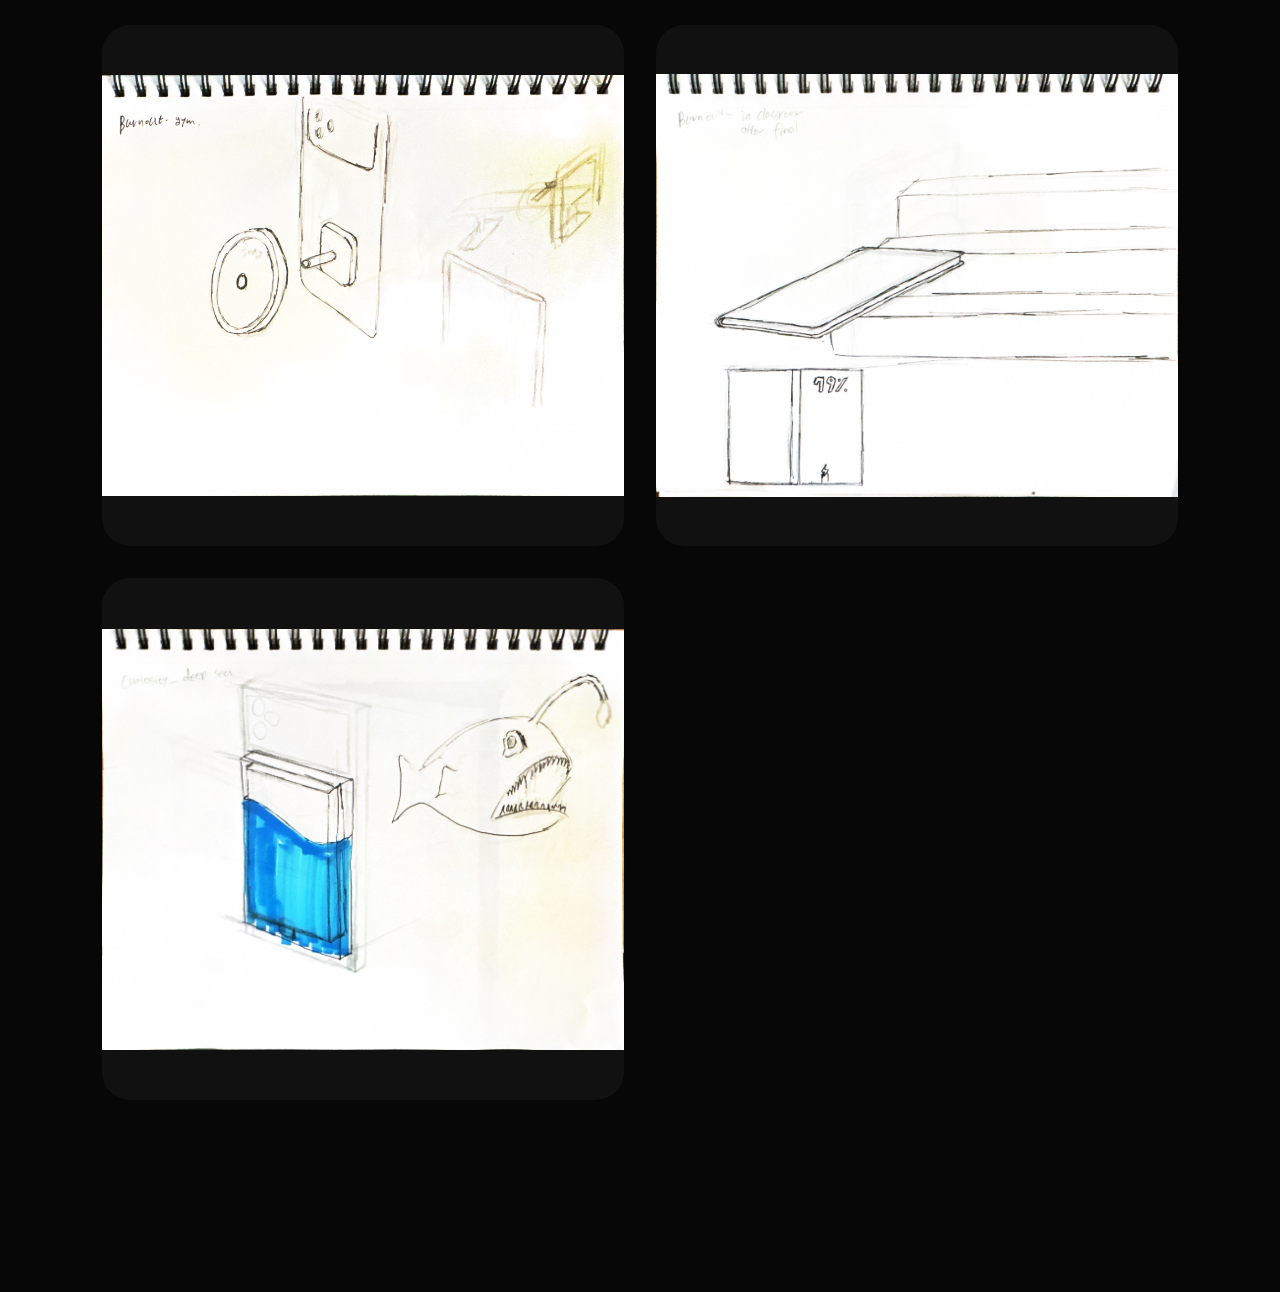
<file: pt-detail.html>
<!DOCTYPE html>
<html lang="en">

<head>

  <meta charset="UTF-8">
  <meta name="viewport" content="width=device-width, initial-scale=1.0">

  <title>Portable Battery</title>

  <!-- FONT -->

  <link rel="preconnect" href="https://fonts.googleapis.com">
  <link rel="preconnect" href="https://fonts.gstatic.com" crossorigin>

  <link
    href="https://fonts.googleapis.com/css2?family=Inter:wght@300;400;500;600;700&display=swap"
    rel="stylesheet"
  >

  <style>

    *{
      margin:0;
      padding:0;
      box-sizing:border-box;
    }

    body{
      background:#070707;
      color:#f5f5f5;
      font-family:'Inter',sans-serif;
      overflow-x:hidden;
    }

    img{
      display:block;
      width:100%;
    }

    a{
      text-decoration:none;
      color:inherit;
    }

    /* =========================
       NAV
    ========================== */

    .nav{
      position:fixed;

      top:0;
      left:0;

      width:100%;

      display:flex;
      justify-content:space-between;
      align-items:center;

      padding:2rem 4vw;

      z-index:100;

      backdrop-filter:blur(10px);

      background:rgba(0,0,0,0.2);
    }

    .logo{
      font-size:0.8rem;
      letter-spacing:0.2em;
      text-transform:none;

      color:rgba(255,255,255,0.7);
    }

    .back-button{
      padding:0.8rem 1.4rem;

      border:1px solid rgba(255,255,255,0.12);
      border-radius:999px;

      font-size:0.75rem;
      letter-spacing:0.15em;
      text-transform:uppercase;

      transition:0.4s ease;
    }

    .back-button:hover{
      background:#f5f5f5;
      color:#070707;
    }

    /* =========================
       HERO
    ========================== */

    .hero{
      width:100%;
      min-height:100vh;

      display:flex;
      flex-direction:column;
      justify-content:center;

      padding:12rem 8vw 6rem 8vw;
    }

    .hero-label{
      font-size:0.8rem;
      letter-spacing:0.2em;
      text-transform:uppercase;

      color:rgba(255,255,255,0.4);

      margin-bottom:2rem;
    }

    .hero-title{
      font-size:clamp(4rem,10vw,9rem);
      line-height:0.9;
      letter-spacing:-0.07em;

      margin-bottom:2rem;
    }

    .hero-description{
      max-width:700px;

      font-size:1.1rem;
      line-height:1.9;

      color:rgba(255,255,255,0.7);

      margin-bottom:5rem;
    }

    .hero-image{
      width:100%;
      height:auto;

      border-radius:32px;
    }

    /* =========================
       SECTION
    ========================== */

    .detail-section{
      padding:0 8vw 10rem 8vw;
    }

    .section-header{
      margin-bottom:4rem;
    }

    .section-subtitle{
      font-size:0.8rem;
      letter-spacing:0.2em;
      text-transform:uppercase;

      color:rgba(255,255,255,0.35);

      margin-bottom:1rem;
    }

    .section-title{
      font-size:clamp(2.5rem,5vw,5rem);
      letter-spacing:-0.05em;
    }

    .section-description{
      margin-top:1.5rem;

      max-width:750px;

      font-size:1rem;
      line-height:1.9;

      color:rgba(255,255,255,0.65);
    }

    /* =========================
       DETAIL GALLERY
    ========================== */

    .detail-gallery{
      display:grid;
      grid-template-columns:1fr 1fr;
      gap:2rem;
    }

    .detail-gallery img{
      width:100%;
      height:500px;

      object-fit:contain;

      border-radius:28px;

      background:#111;

      transition:0.5s ease;
    }

    .detail-gallery img:hover{
      transform:translateY(-8px);
    }

    /* =========================
       PROCESS
    ========================== */

    .process-gallery{
      display:grid;
      grid-template-columns:1fr 1fr;
      gap:2rem;
    }

    .process-gallery img{
      width:100%;
      height:500px;

      object-fit:contain;

      border-radius:28px;

      background:#111;

      transition:0.5s ease;
    }

    .process-gallery img:hover{
      transform:translateY(-8px);
    }

    .process-main{
      grid-column:1 / -1;

      height:700px !important;
    }

    /* =========================
       SKETCH
    ========================== */

    .sketch-section{
      padding:0 8vw 12rem 8vw;
    }

    .sketch-gallery{
      display:grid;
      grid-template-columns:1fr 1fr;
      gap:2rem;
    }

    .sketch-gallery img{
      width:100%;

      border-radius:28px;

      background:#111;

      transition:0.5s ease;
    }

    .sketch-gallery img:hover{
      transform:translateY(-8px);
    }

    .sketch-main{
      grid-column:1 / -1;

      width:100%;
      height:auto;

      object-fit:contain;

      padding:2rem;
    }

    .sketch-small{
      width:100%;
      aspect-ratio:1 / 1;

      object-fit:contain;
    }

    /* =========================
       RESPONSIVE
    ========================== */

    @media(max-width:900px){

      .detail-gallery,
      .process-gallery,
      .sketch-gallery{
        grid-template-columns:1fr;
      }

      .process-main,
      .sketch-main{
        grid-column:span 1;
      }

    }

  </style>

</head>

<body>

  <!-- NAV -->

  <nav class="nav">

    <div class="logo">
      Jay Kim
    </div>

    <a href="index.html" class="back-button">
      Back
    </a>

  </nav>

  <!-- HERO -->

  <section class="hero">

    <div class="hero-label">
      Featured Project
    </div>

    <h1 class="hero-title">
      Portable<br>
      Battery
    </h1>

    <p class="hero-description">
      Experimental exploration combining East Asian
      painting aesthetics, atmospheric studies,
      and material-based visual processes.
    </p>

  </section>

  <!-- ASIAN SERIES -->

  <section class="detail-section">

    <div class="section-header">

      <div class="section-subtitle">
        East Asian Painting
      </div>

      <h2 class="section-title">
        Asian Painting Series
      </h2>

      <p class="section-description">

        This work originated from the emotion of anxiety.
        When I was living in Korea, I often had a habit
        of climbing the mountain behind my house whenever
        I felt worried or emotionally overwhelmed,
        using nature as a way to calm my mind
        and regain stability.

        <br><br>

        While studying in the United States,
        I began to connect the various anxieties
        and pressures of adapting to a new environment
        with this personal habit from Korea.

        This project was created as a visual exploration
        of that emotional connection,
        reflecting both psychological tension
        and the sense of comfort and balance
        found in nature.

      </p>

    </div>

    <div class="detail-gallery">

      <img src="pt/asian1.jpeg">
      <img src="pt/asian2.jpeg">

    </div>

  </section>

  <!-- CLOUD SERIES -->

  <section class="detail-section">

    <div class="section-header">

      <div class="section-subtitle">
        Atmosphere Study
      </div>

      <h2 class="section-title">
        Cloud Series
      </h2>

      <p class="section-description">

        This work began from the feeling of burnout.
        Coming to the United States for the first time,
        I often experienced burnout due to unfamiliar
        language, culture, and the challenges of adapting
        to a completely new environment.

        <br><br>

        Whenever I felt exhausted or discouraged,
        I would spend time on LinkedIn looking through
        other people’s careers and projects,
        imagining my own future and regaining motivation
        through their journeys.

        <br><br>

        Because of this experience,
        LinkedIn gradually came to feel comforting to me,
        almost like soft clouds that offered emotional
        support and hope.

        Inspired by that personal feeling,
        I expressed the idea through cloud-like forms,
        translating emotional comfort and aspiration
        into a visual and physical representation.

      </p>

    </div>

    <div class="detail-gallery">

      <img src="pt/cloud1.jpeg">
      <img src="pt/cloud2.jpeg">

    </div>

  </section>

  <!-- MAKING PROCESS -->

  <section class="detail-section">

    <div class="section-header">

      <div class="section-subtitle">
        Material Process
      </div>

      <h2 class="section-title">
        Making Process
      </h2>

    </div>

    <div class="process-gallery">

      <img
        src="pt/making1.JPEG"
        class="process-main"
      >

      <img src="pt/making2.jpeg">

      <img src="pt/making3.jpeg">

    </div>

  </section>

  <!-- SKETCH -->

  <section class="sketch-section">

    <div class="section-header">

      <div class="section-subtitle">
        Process Archive
      </div>

      <h2 class="section-title">
        Sketch Exploration
      </h2>

    </div>

    <div class="sketch-gallery">

      <img
        src="pt/sketch1.jpg"
        class="sketch-main"
      >

      <img src="pt/sketch2.jpg" class="sketch-small">
      <img src="pt/sketch3.jpg" class="sketch-small">

      <img src="pt/sketch4.jpg" class="sketch-small">
      <img src="pt/sketch5.jpg" class="sketch-small">

      <img src="pt/sketch6.jpg" class="sketch-small">
      <img src="pt/sketch7.jpg" class="sketch-small">

      <img src="pt/sketch8.jpg" class="sketch-small">
      <img src="pt/sketch9.jpg" class="sketch-small">

      <img src="pt/sketch10.jpg" class="sketch-small">
      <img src="pt/sketch11.jpg" class="sketch-small">
      <img src="pt/sketch12.jpg" class="sketch-small">

    </div>

  </section>

</body>
</html>
</file>
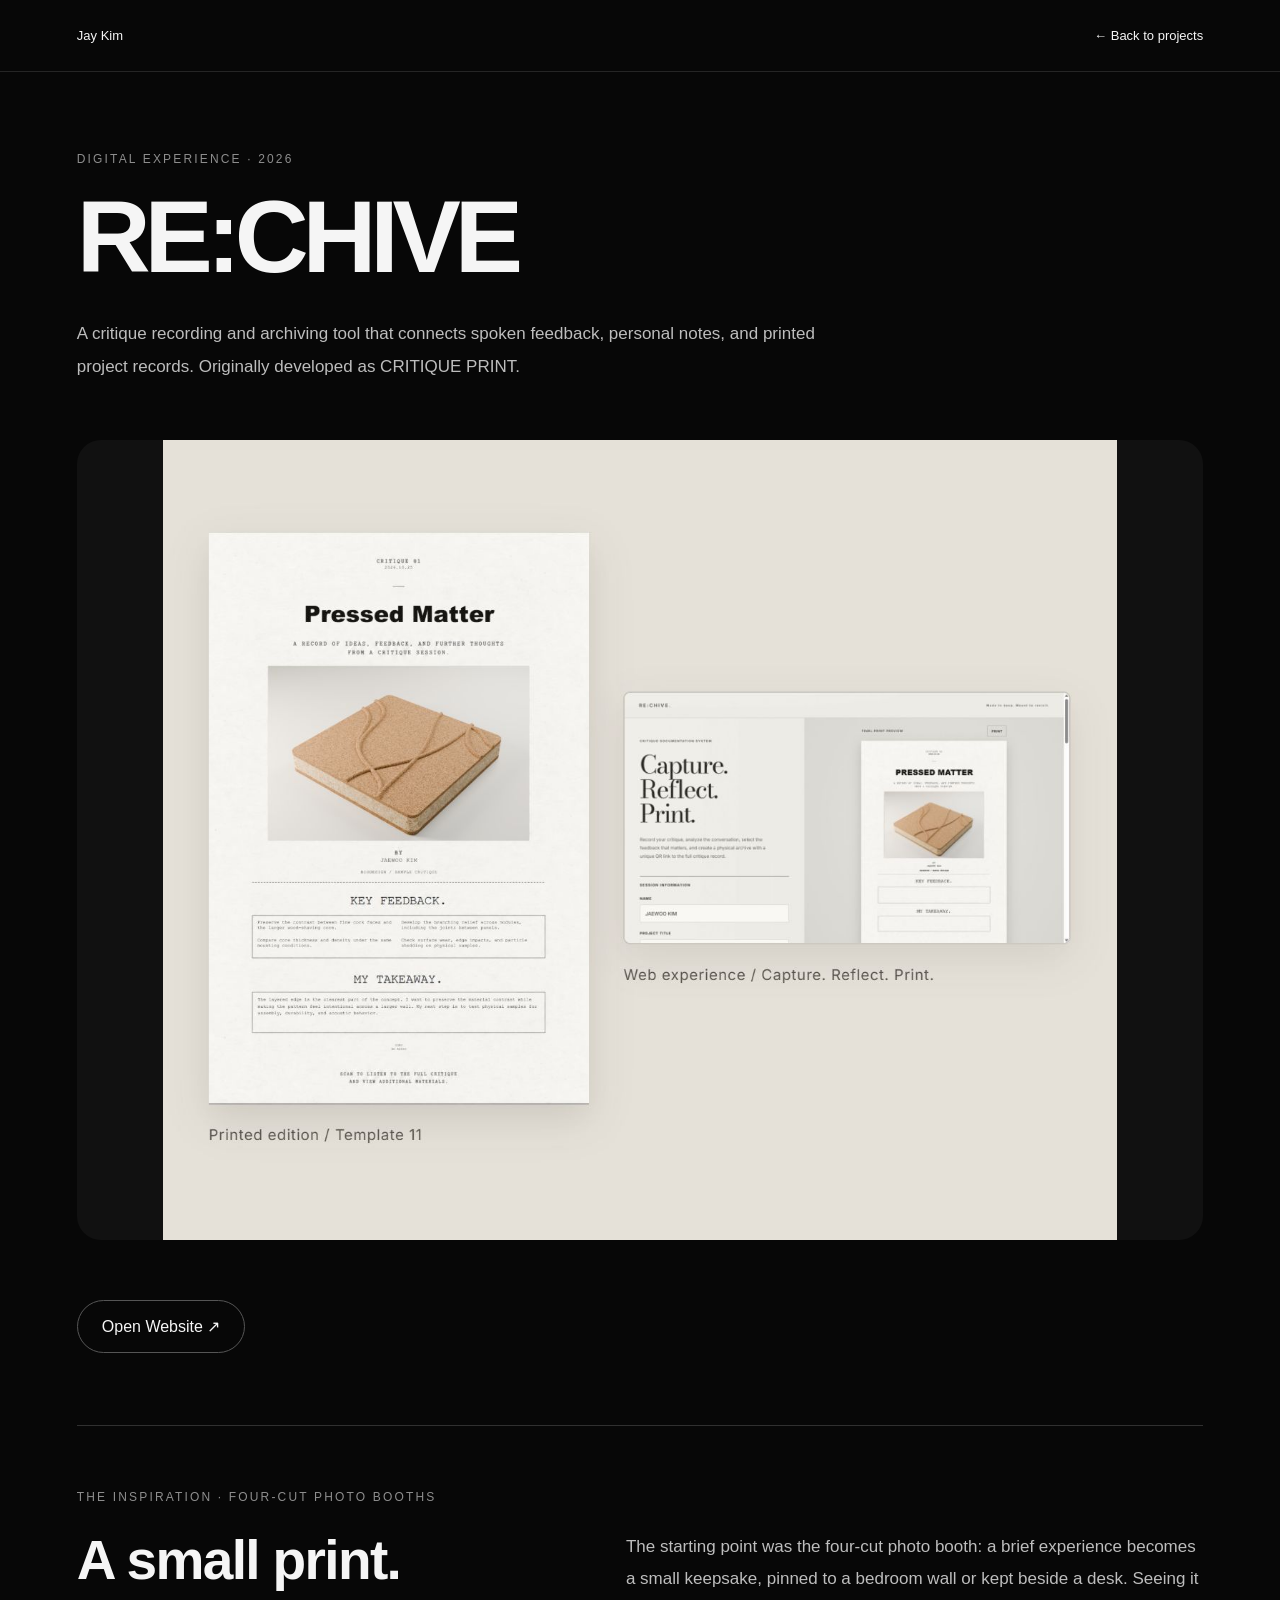
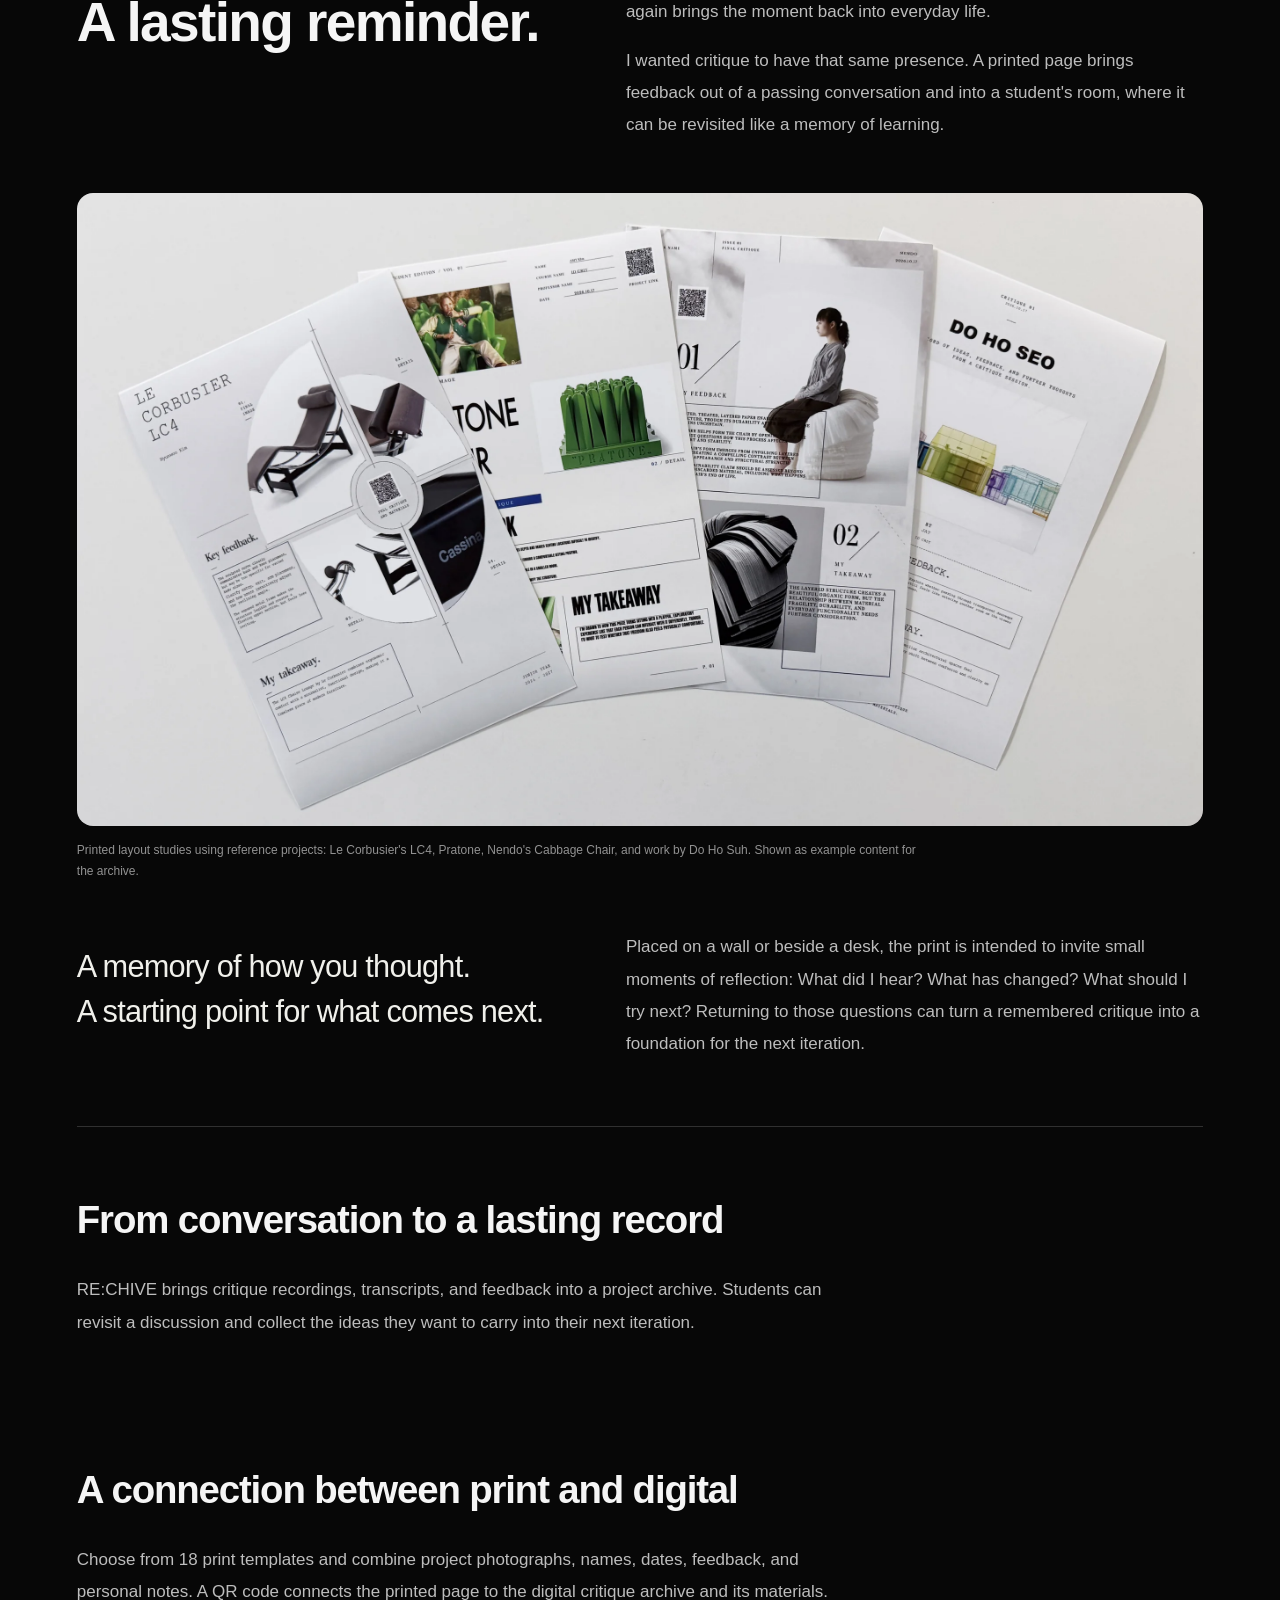
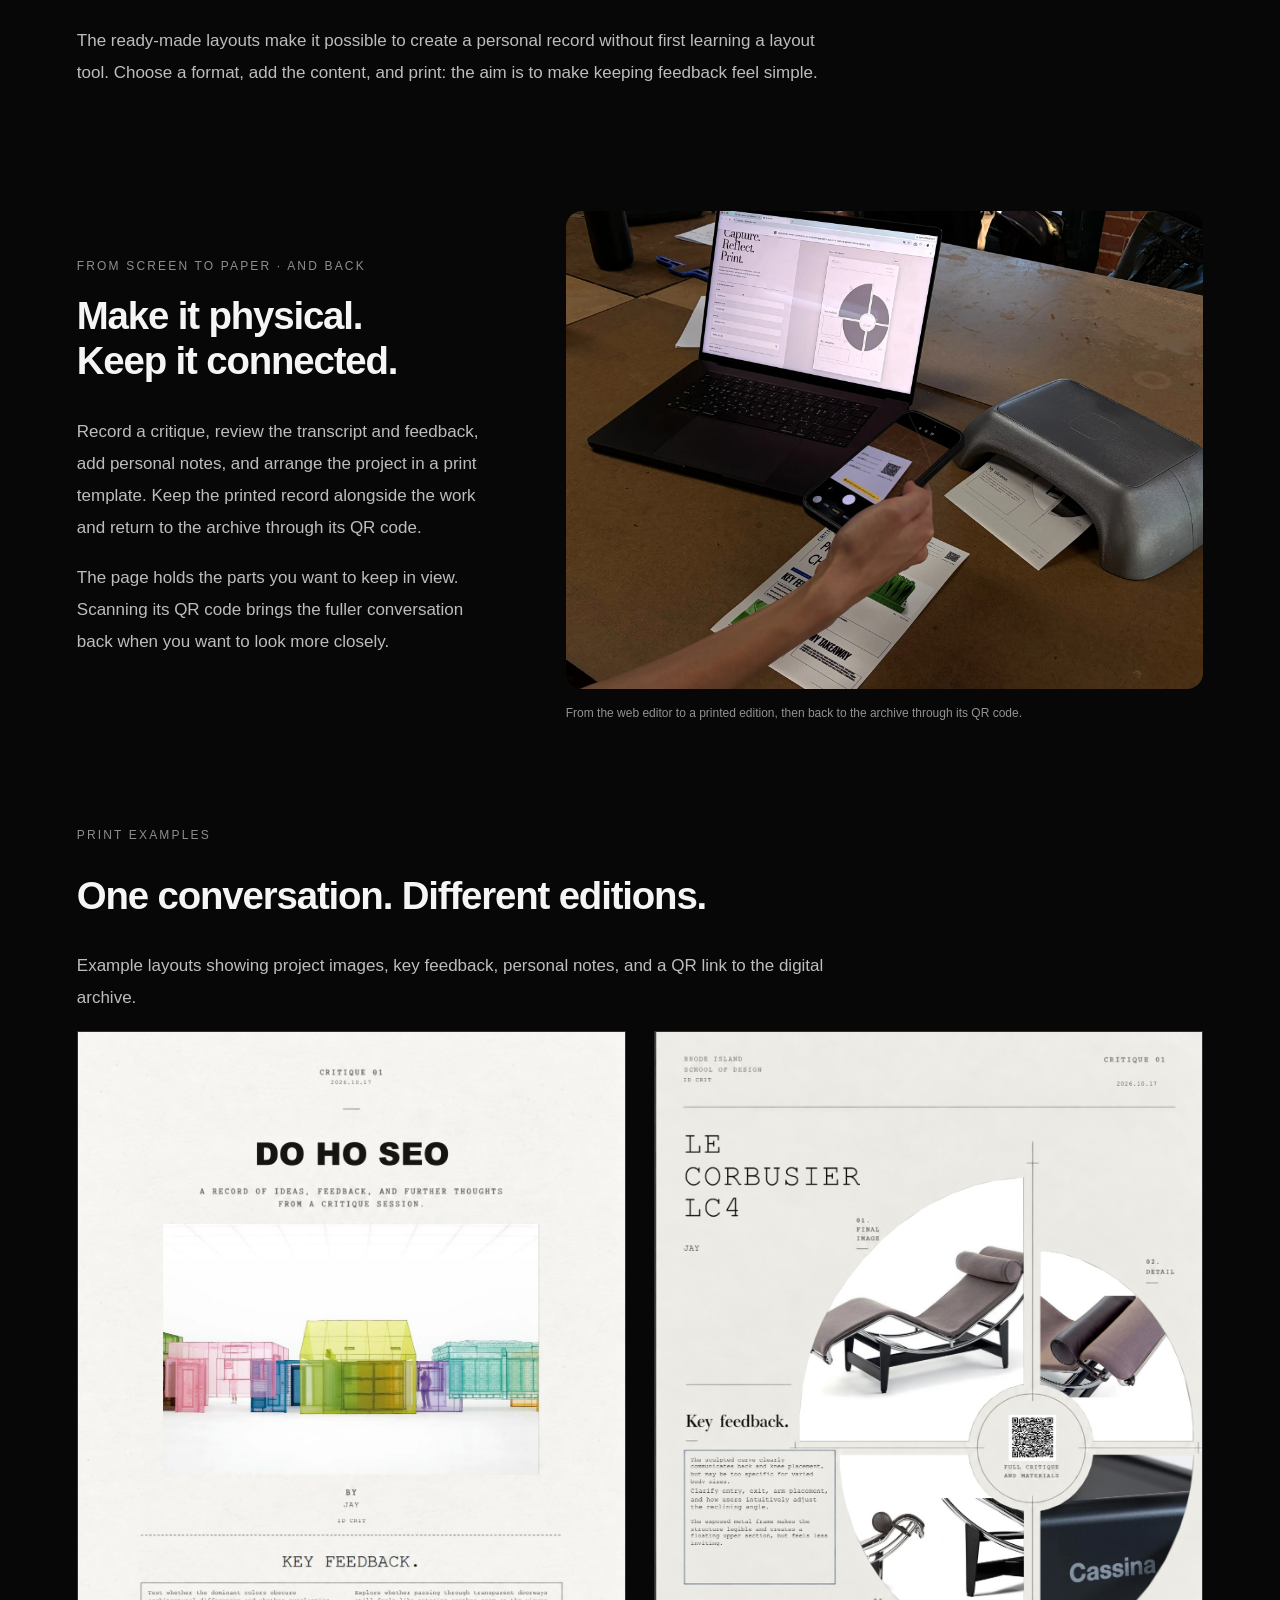
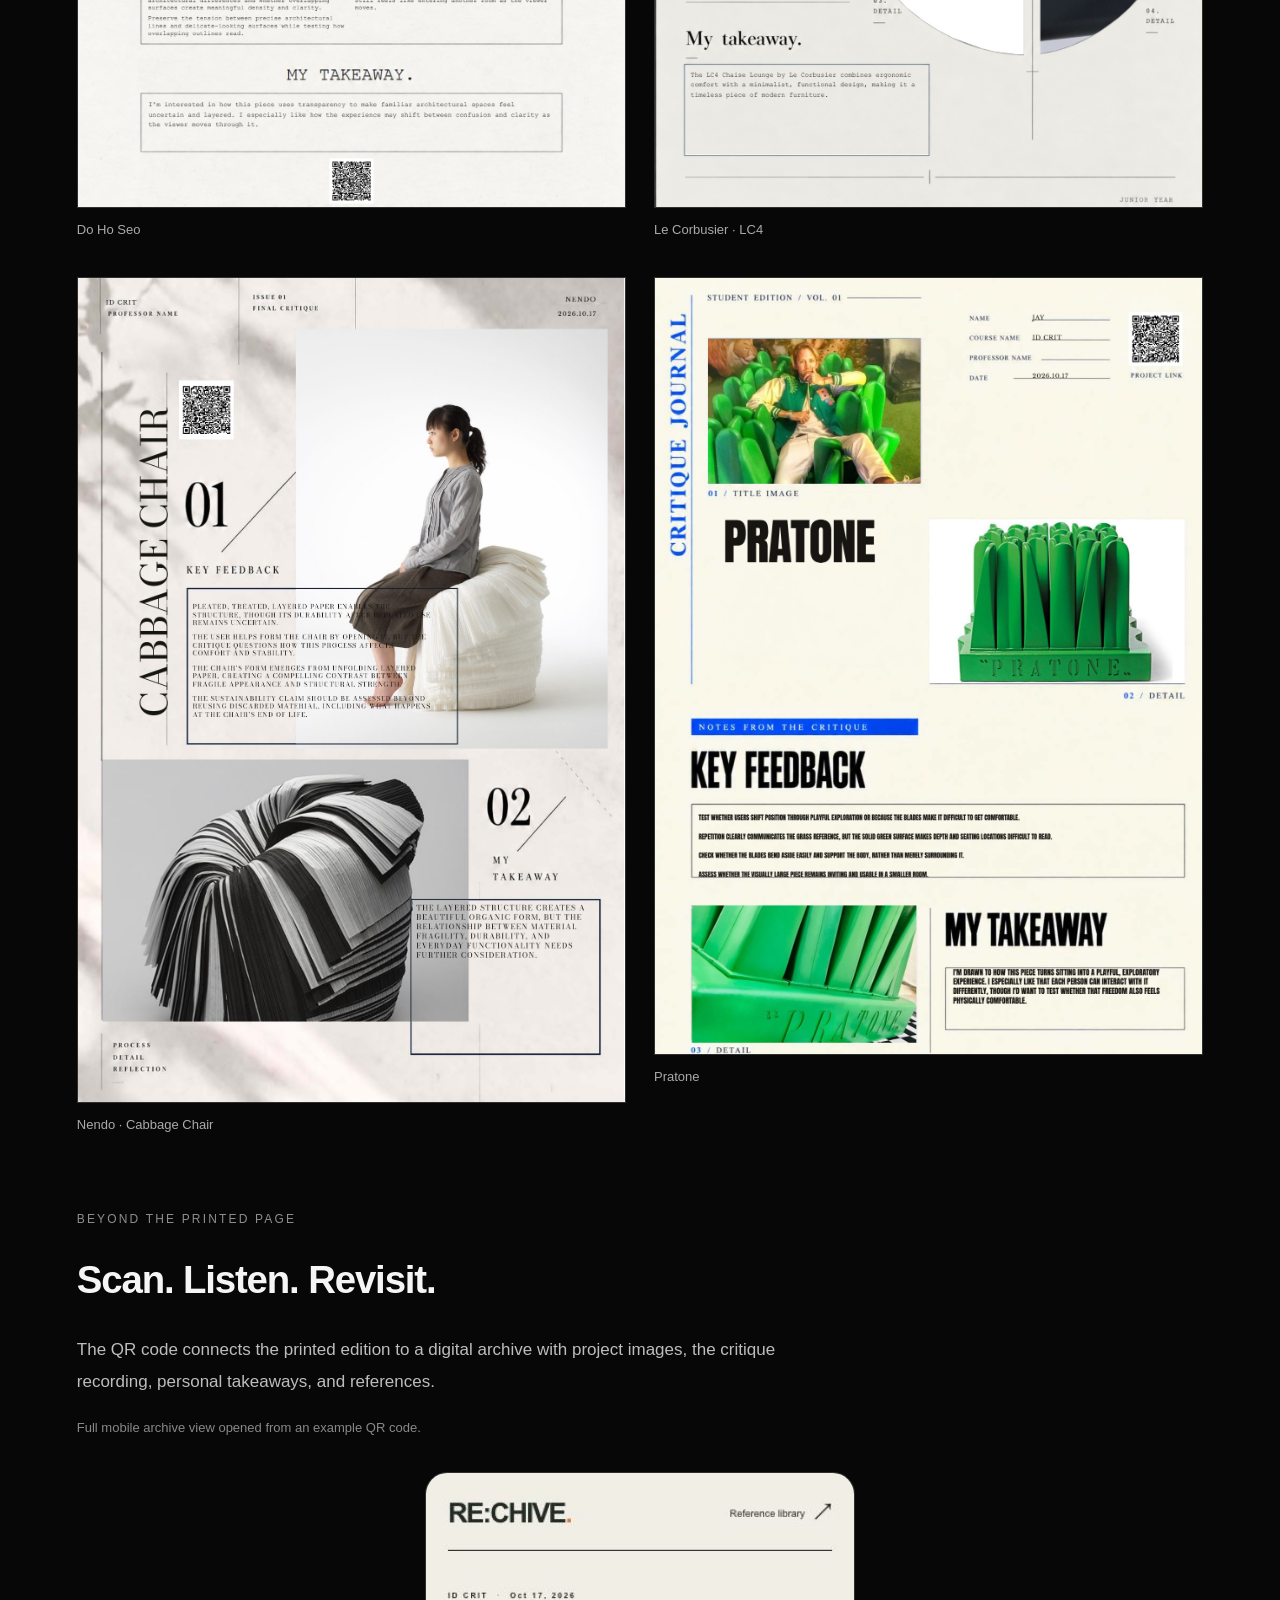
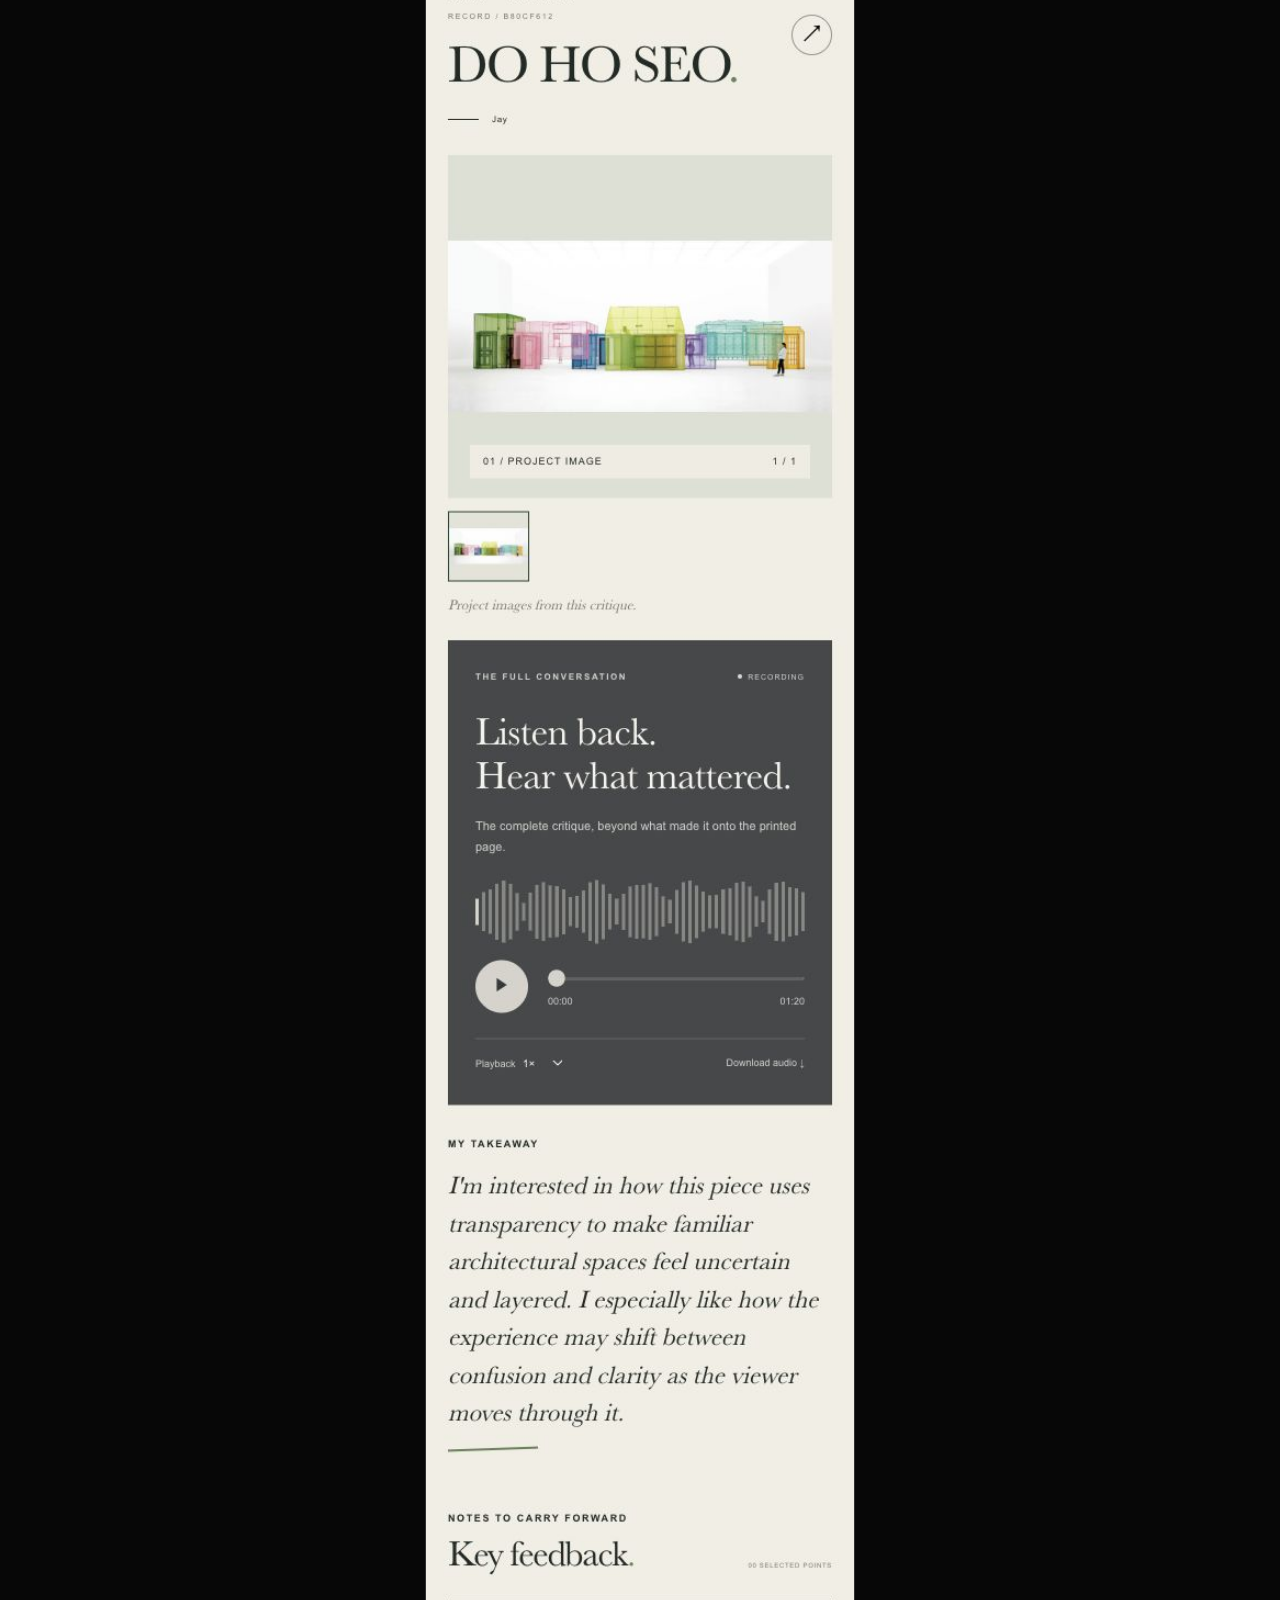
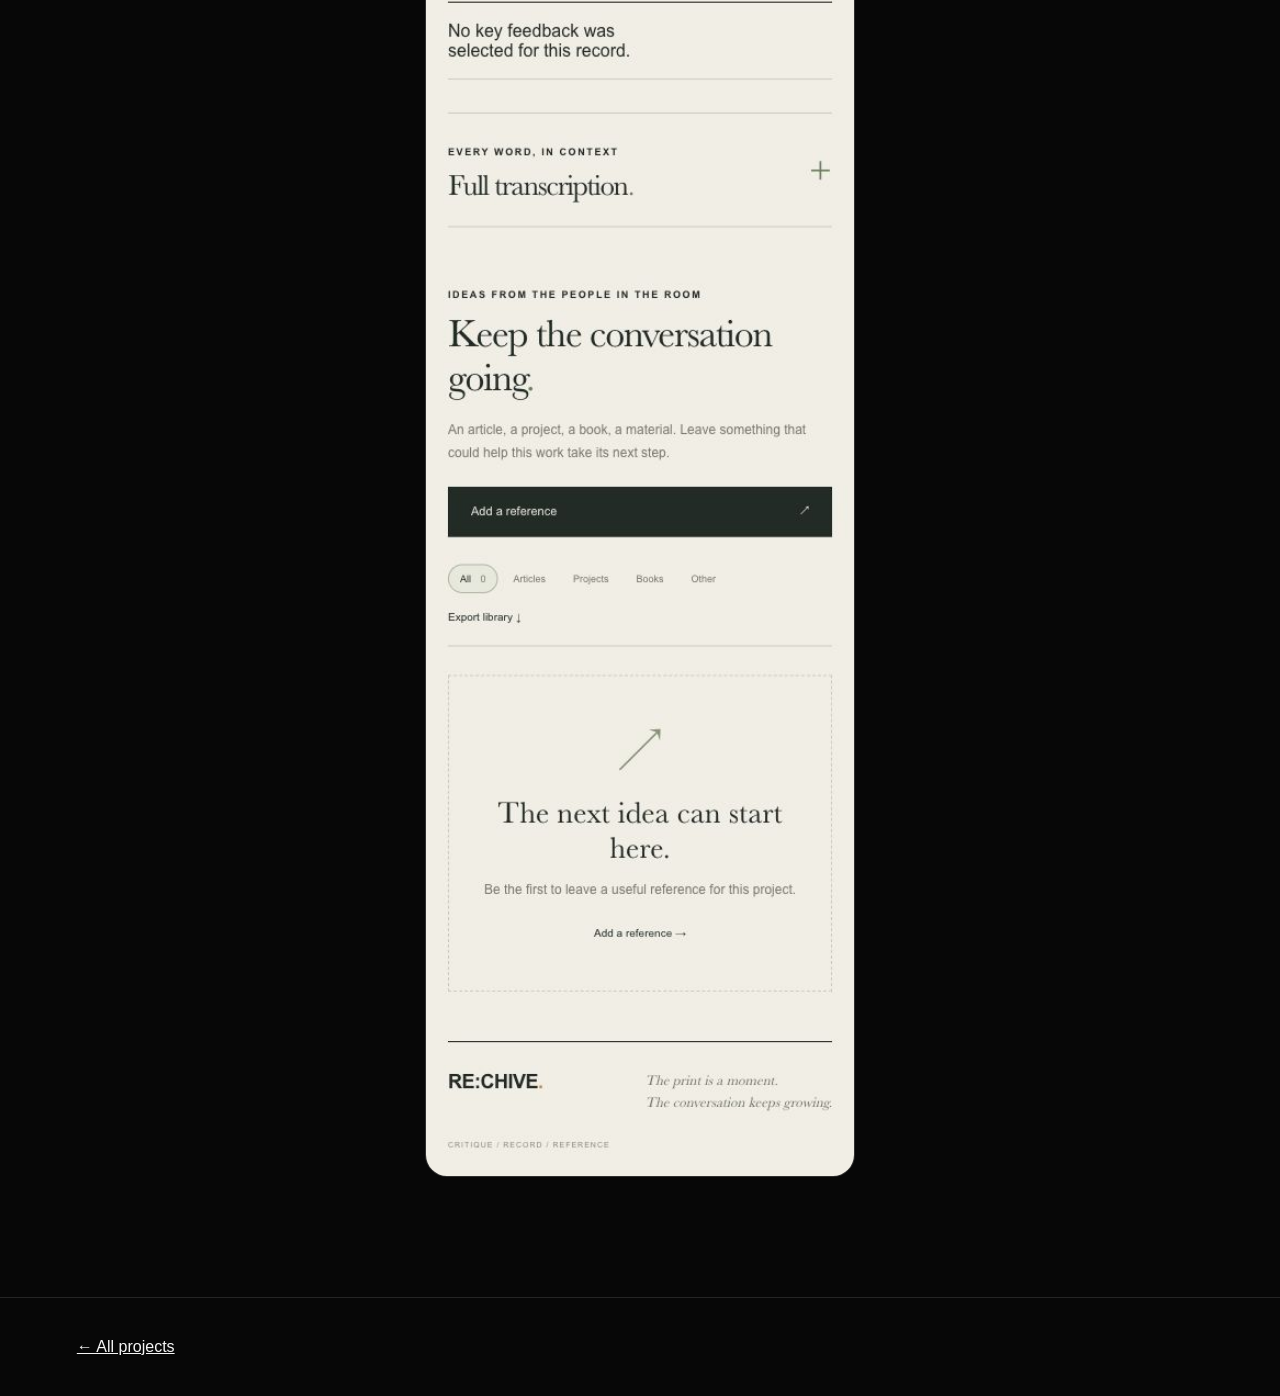
<file: rechive-detail.html>
<!DOCTYPE html><html lang="en"><head><meta charset="utf-8"><meta name="viewport" content="width=device-width,initial-scale=1"><title>RE:CHIVE — Jay Kim</title><link rel="stylesheet" href="project-detail.css"><link rel="stylesheet" href="rechive-detail.css"></head><body><nav><a href="index.html">Jay Kim</a><a href="index.html">← Back to projects</a></nav><main><div class="label">Digital experience · 2026</div><h1>RE:CHIVE</h1><p>A critique recording and archiving tool that connects spoken feedback, personal notes, and printed project records. Originally developed as CRITIQUE PRINT.</p><img class="hero-image" src="projects/rechive-main-image.jpg" alt="RE:CHIVE project overview"><a class="button" href="https://critprint-1.onrender.com" target="_blank" rel="noopener noreferrer">Open Website ↗</a>
<section class="keepsake-story" aria-labelledby="keepsake-heading">
  <div class="label">THE INSPIRATION · FOUR-CUT PHOTO BOOTHS</div>
  <div class="keepsake-intro">
    <h2 id="keepsake-heading">A small print.<br>A lasting reminder.</h2>
    <div class="keepsake-copy">
      <p>The starting point was the four-cut photo booth: a brief experience becomes a small keepsake, pinned to a bedroom wall or kept beside a desk. Seeing it again brings the moment back into everyday life.</p>
      <p>I wanted critique to have that same presence. A printed page brings feedback out of a passing conversation and into a student's room, where it can be revisited like a memory of learning.</p>
    </div>
  </div>
  <figure class="keepsake-photo">
    <a href="projects/rechive-print-memory/printed-editions.webp" target="_blank" rel="noopener">
      <img src="projects/rechive-print-memory/printed-editions.webp" width="2560" height="1440" alt="Overlapping RE:CHIVE prototype editions showing different print layouts, critique notes, and QR codes" loading="lazy" decoding="async">
    </a>
    <figcaption>Printed layout studies using reference projects: Le Corbusier's LC4, Pratone, Nendo's Cabbage Chair, and work by Do Ho Suh. Shown as example content for the archive.</figcaption>
  </figure>
  <div class="keepsake-reflection">
    <p class="keepsake-statement">A memory of how you thought.<br>A starting point for what comes next.</p>
    <p>Placed on a wall or beside a desk, the print is intended to invite small moments of reflection: What did I hear? What has changed? What should I try next? Returning to those questions can turn a remembered critique into a foundation for the next iteration.</p>
  </div>
</section>
<section><h2>From conversation to a lasting record</h2><p>RE:CHIVE brings critique recordings, transcripts, and feedback into a project archive. Students can revisit a discussion and collect the ideas they want to carry into their next iteration.</p></section><section><h2>A connection between print and digital</h2><p>Choose from 18 print templates and combine project photographs, names, dates, feedback, and personal notes. A QR code connects the printed page to the digital critique archive and its materials.</p><p>The ready-made layouts make it possible to create a personal record without first learning a layout tool. Choose a format, add the content, and print: the aim is to make keeping feedback feel simple.</p></section>
<section class="print-workflow" aria-labelledby="workflow-heading">
  <div class="print-workflow-copy">
    <div class="label">FROM SCREEN TO PAPER · AND BACK</div>
    <h2 id="workflow-heading">Make it physical.<br>Keep it connected.</h2>
    <p>Record a critique, review the transcript and feedback, add personal notes, and arrange the project in a print template. Keep the printed record alongside the work and return to the archive through its QR code.</p>
    <p>The page holds the parts you want to keep in view. Scanning its QR code brings the fuller conversation back when you want to look more closely.</p>
  </div>
  <figure class="keepsake-photo">
    <a href="projects/rechive-print-memory/print-and-scan.webp" target="_blank" rel="noopener">
      <img src="projects/rechive-print-memory/print-and-scan.webp" width="2000" height="1500" alt="RE:CHIVE open on a laptop beside a printed critique, with a phone scanning the page's QR code" loading="lazy" decoding="async">
    </a>
    <figcaption>From the web editor to a printed edition, then back to the archive through its QR code.</figcaption>
  </figure>
</section>
<section class="example-section"><div class="label">PRINT EXAMPLES</div><h2>One conversation. Different editions.</h2><p>Example layouts showing project images, key feedback, personal notes, and a QR link to the digital archive.</p><div class="example-grid"><figure><a href="projects/examples/do-ho-seo.jpg" target="_blank" rel="noopener"><img src="projects/examples/do-ho-seo.jpg" alt="RE:CHIVE print example — Do Ho Seo" loading="lazy"></a><figcaption>Do Ho Seo</figcaption></figure><figure><a href="projects/examples/lc4.jpg" target="_blank" rel="noopener"><img src="projects/examples/lc4.jpg" alt="RE:CHIVE print example — Le Corbusier · LC4" loading="lazy"></a><figcaption>Le Corbusier · LC4</figcaption></figure><figure><a href="projects/examples/nendo.jpg" target="_blank" rel="noopener"><img src="projects/examples/nendo.jpg" alt="RE:CHIVE print example — Nendo · Cabbage Chair" loading="lazy"></a><figcaption>Nendo · Cabbage Chair</figcaption></figure><figure><a href="projects/examples/pratone.jpg" target="_blank" rel="noopener"><img src="projects/examples/pratone.jpg" alt="RE:CHIVE print example — Pratone" loading="lazy"></a><figcaption>Pratone</figcaption></figure></div></section><section><div class="label">BEYOND THE PRINTED PAGE</div><h2>Scan. Listen. Revisit.</h2><p>The QR code connects the printed edition to a digital archive with project images, the critique recording, personal takeaways, and references.</p><p class="note">Full mobile archive view opened from an example QR code.</p><img class="archive-screen archive-mobile" src="projects/examples/qr-archive-mobile-full.jpg" alt="RE:CHIVE example QR destination showing the project archive" loading="lazy"></section></main><footer><a href="index.html">← All projects</a></footer></body></html>
</file>
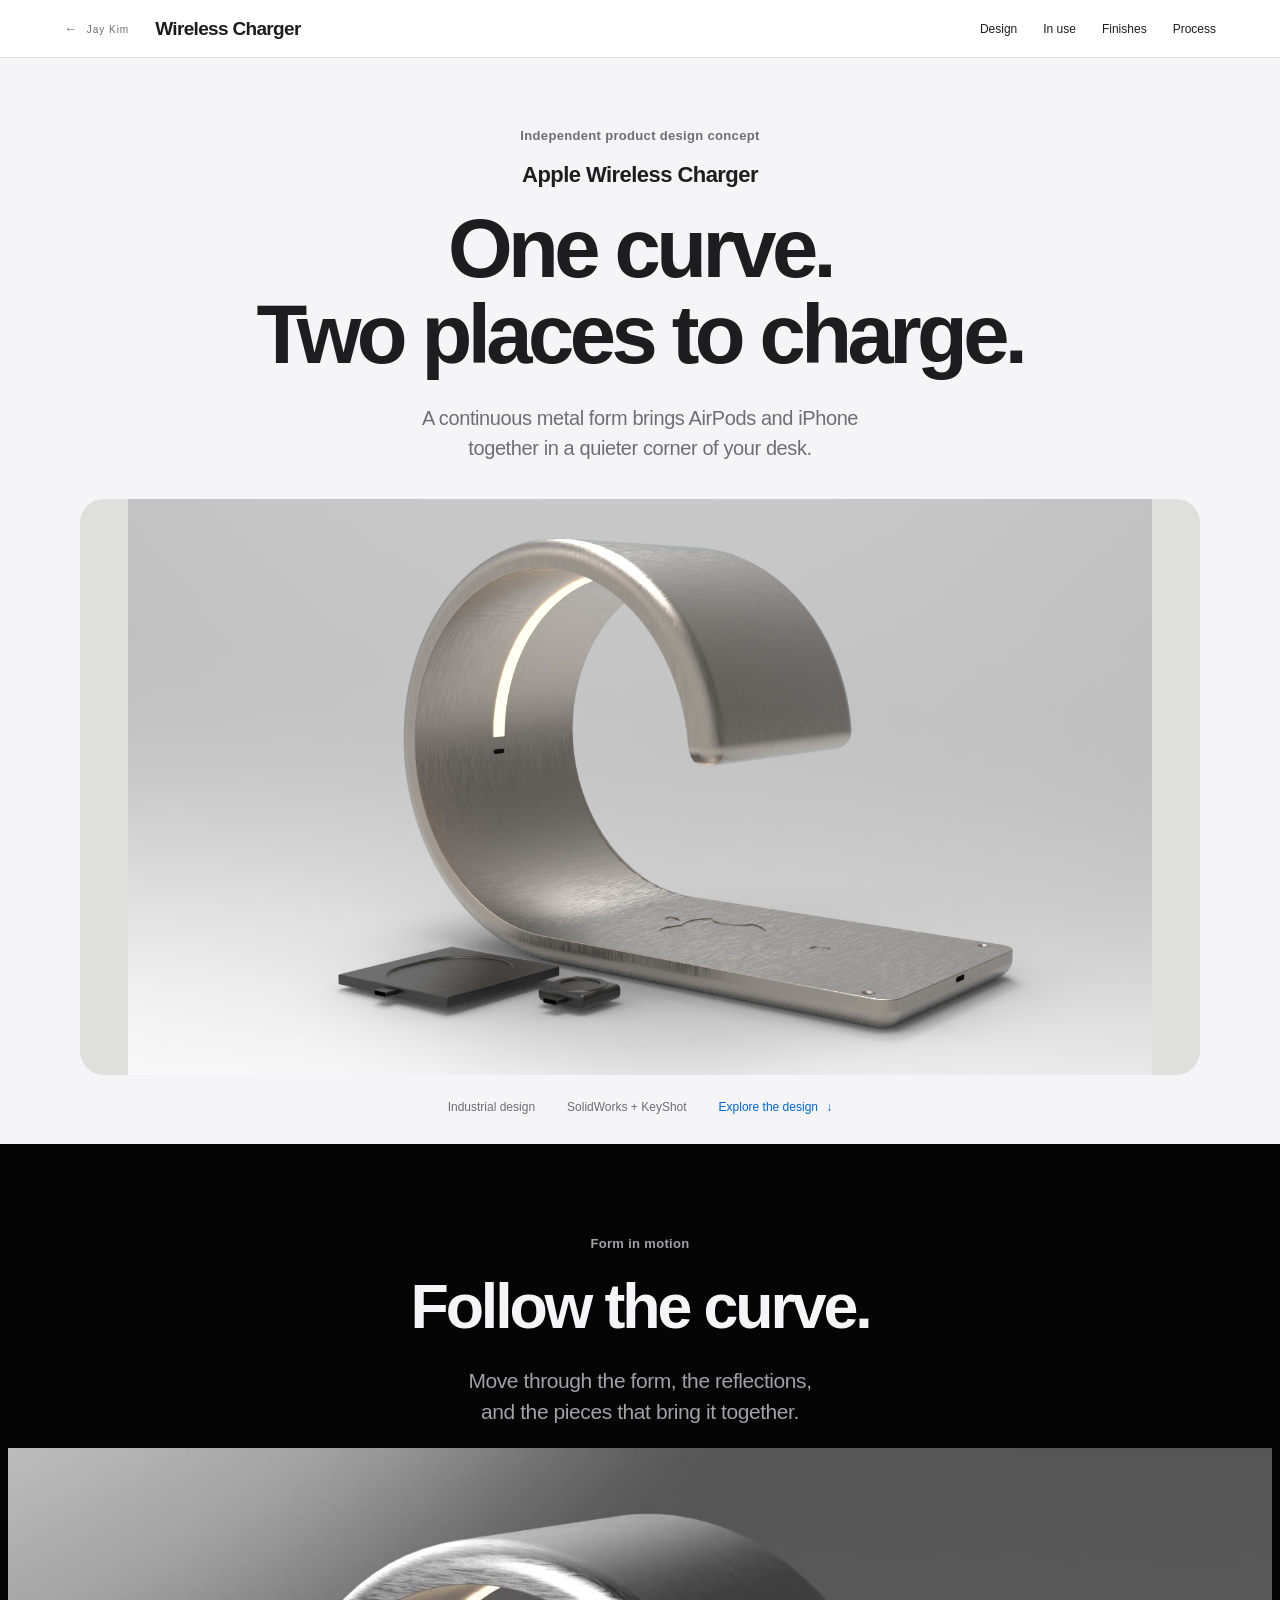
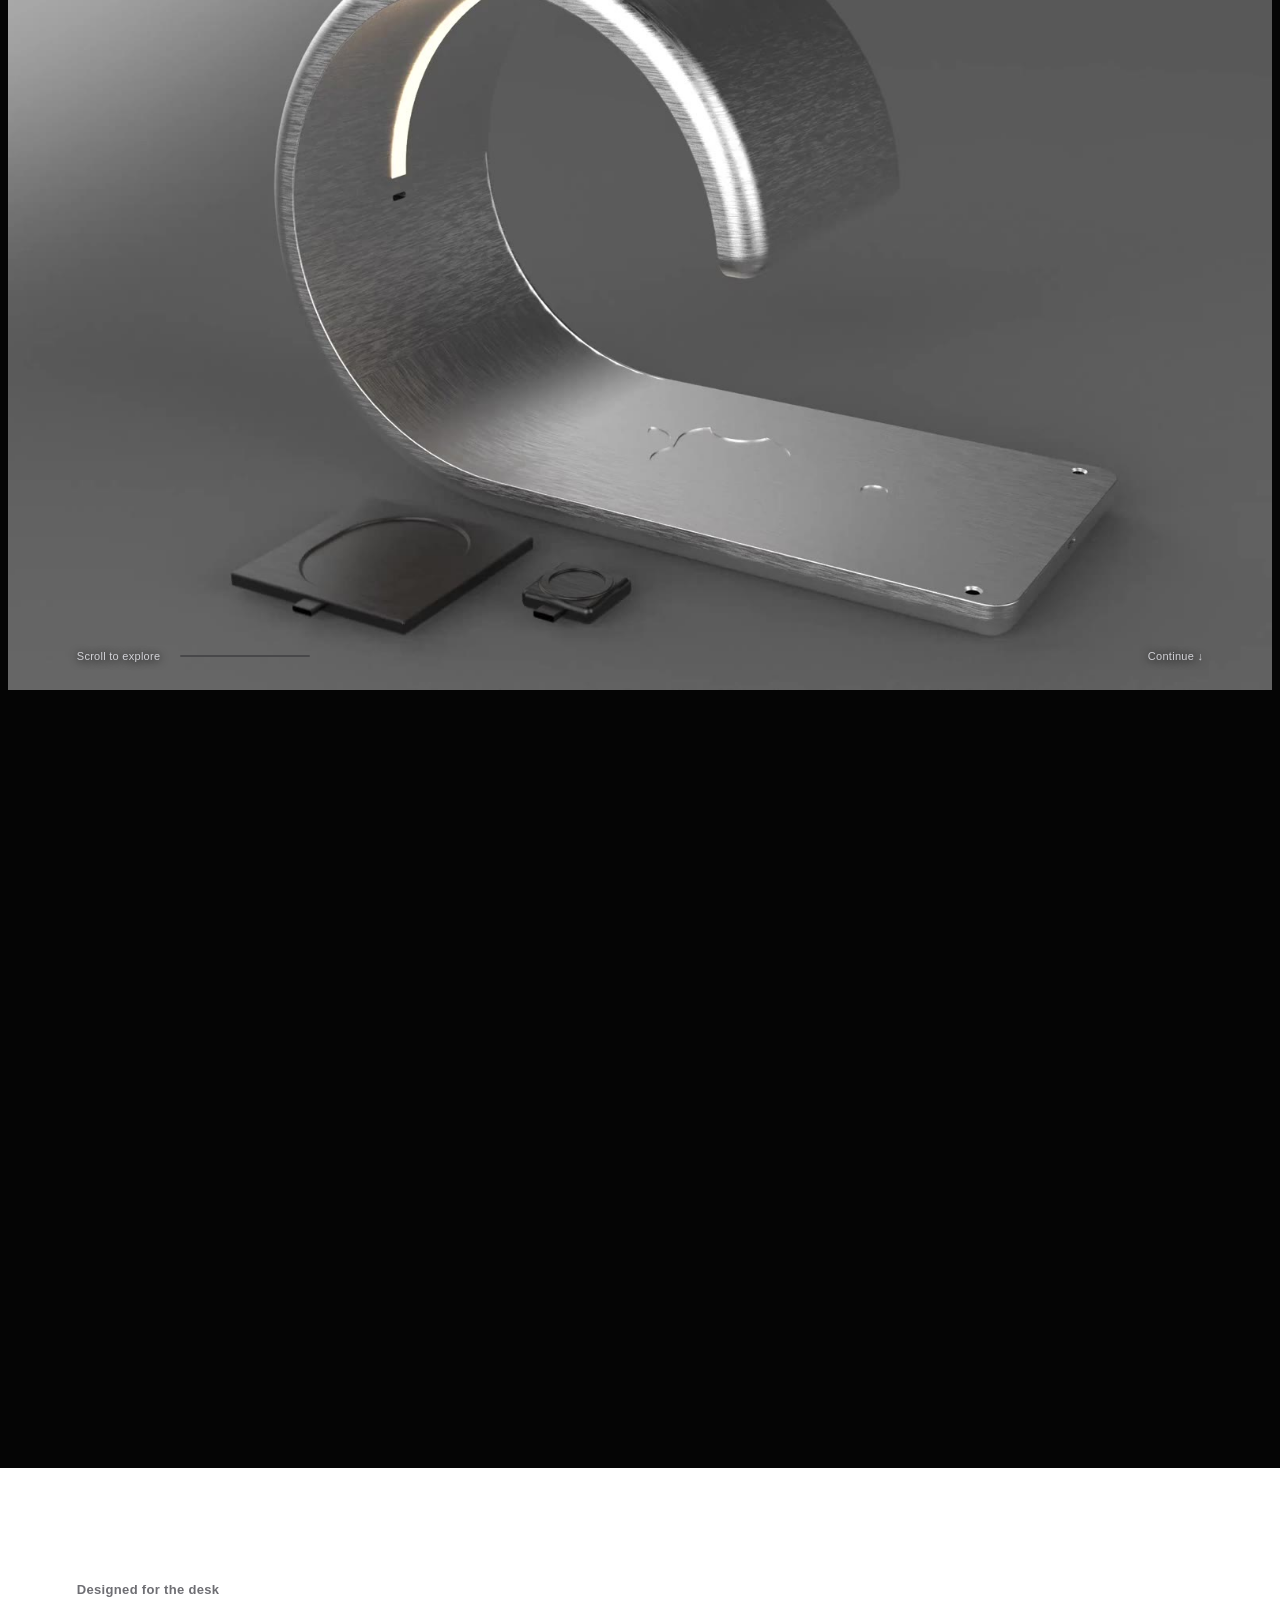
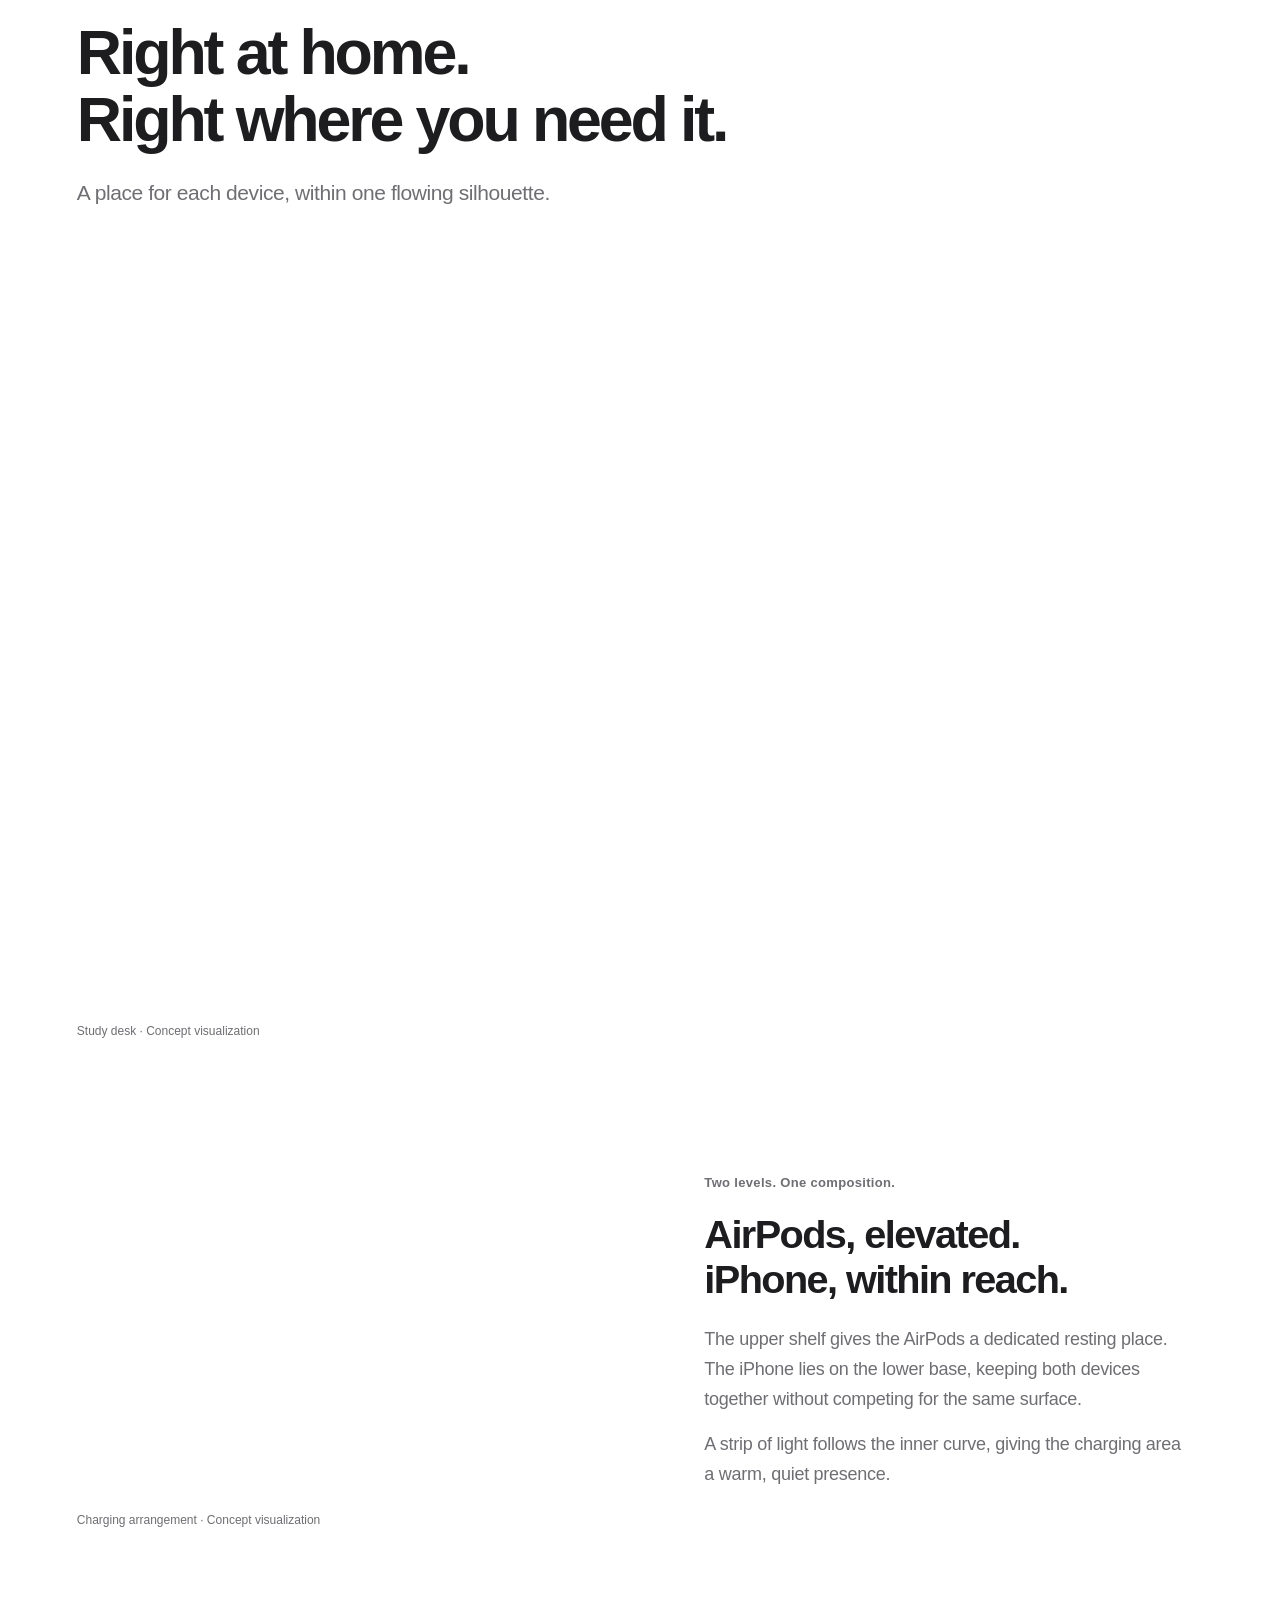
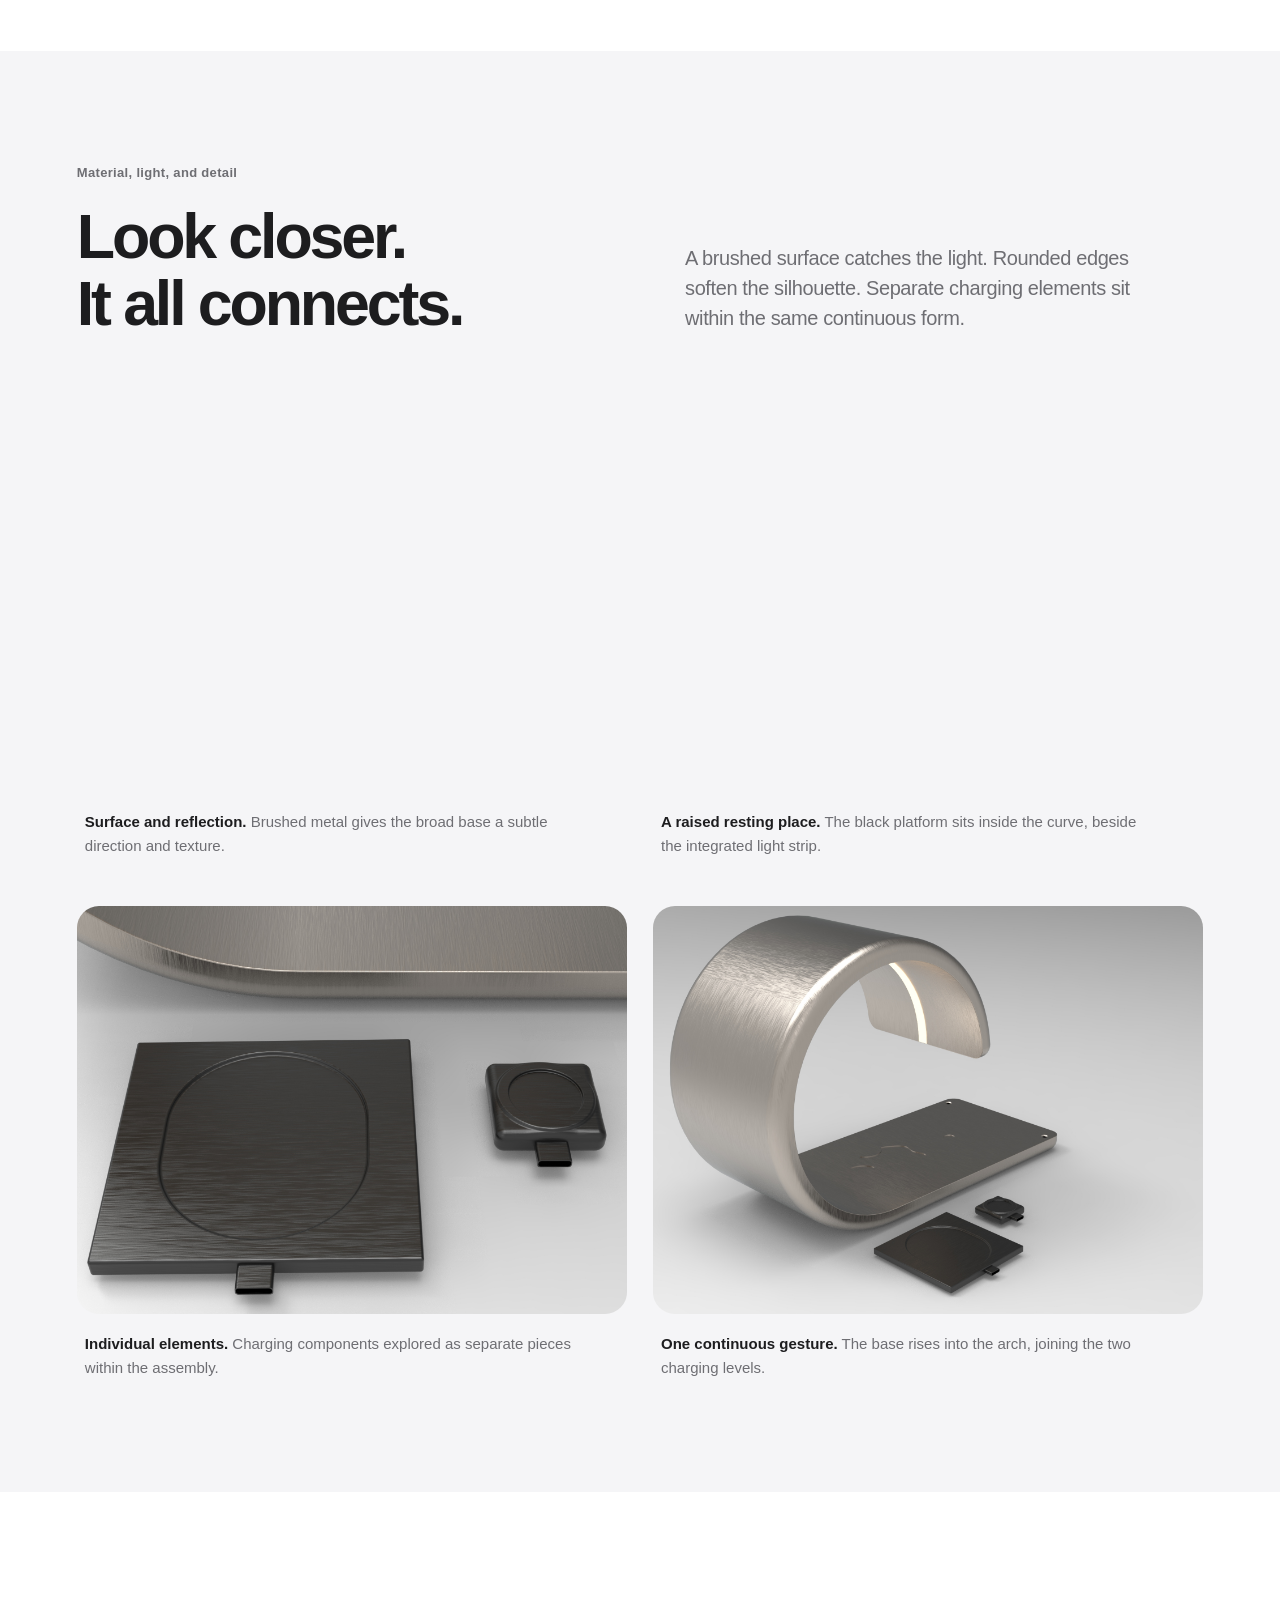
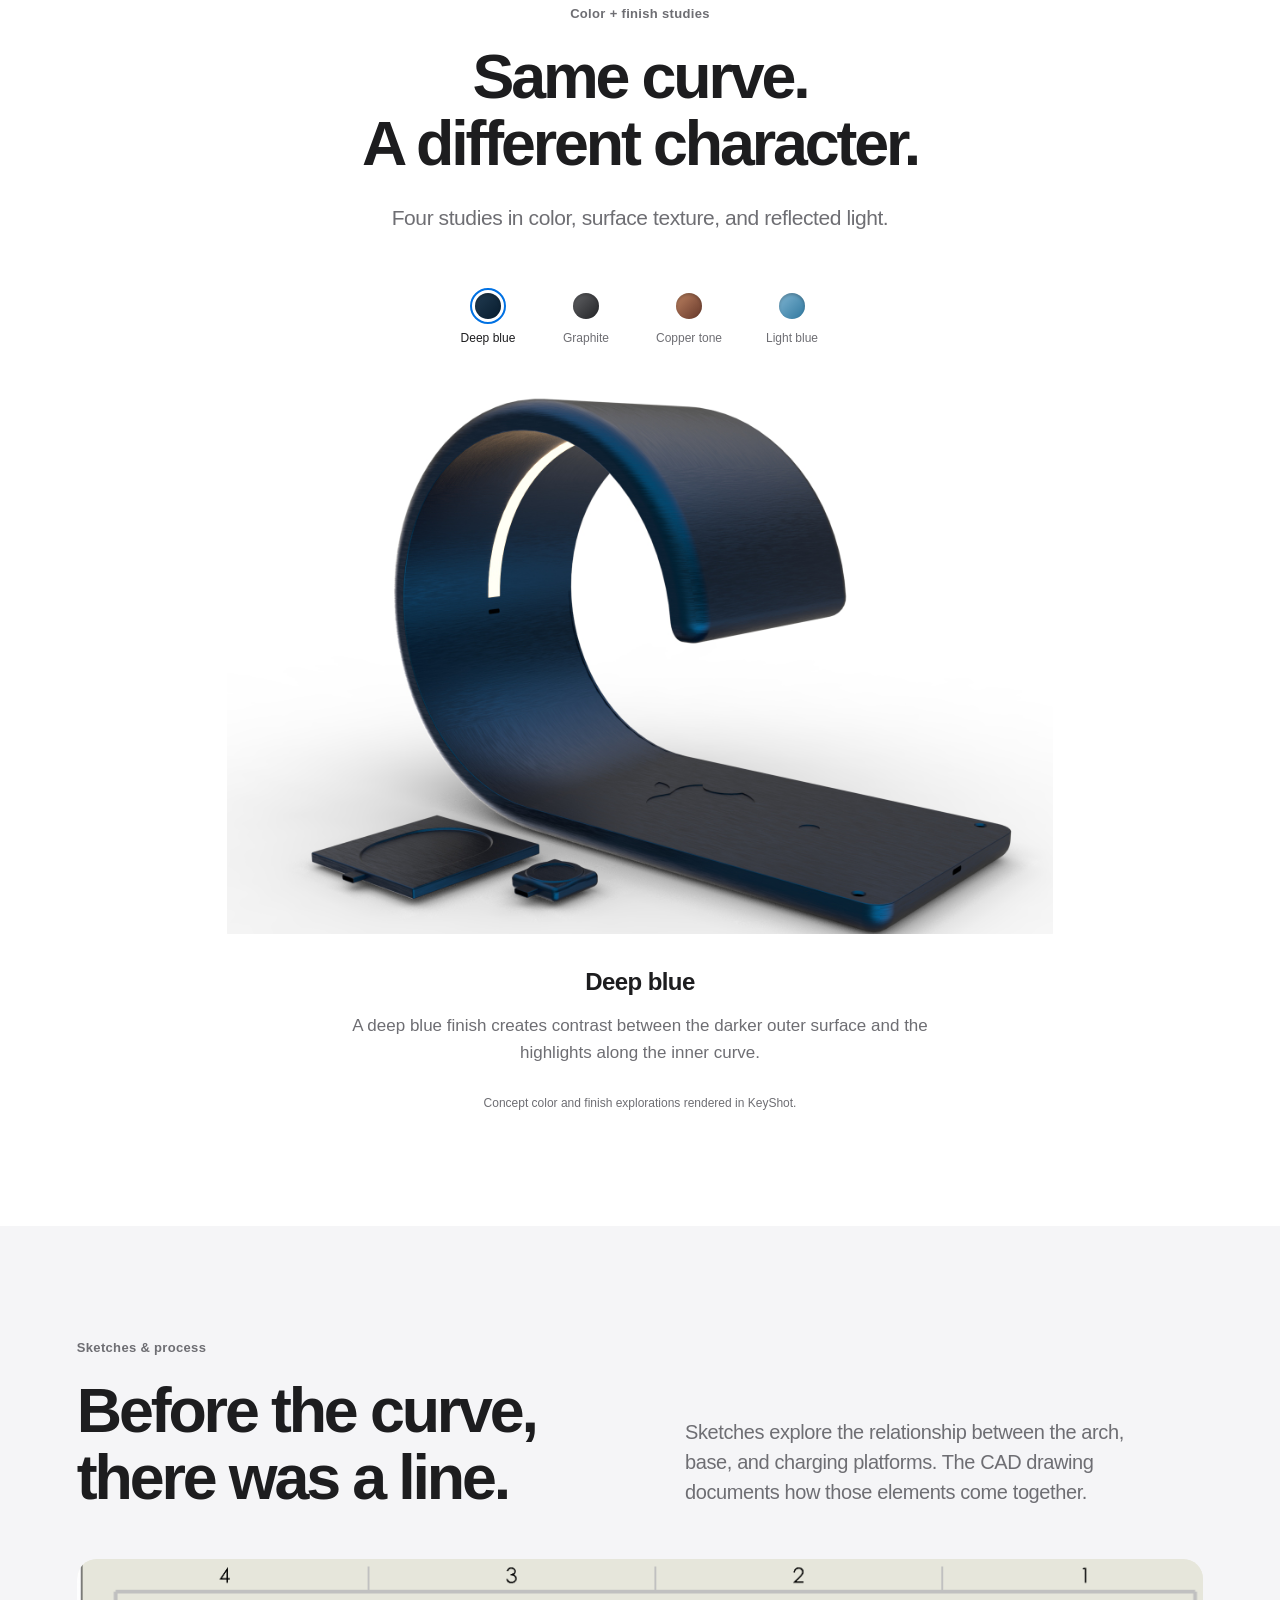
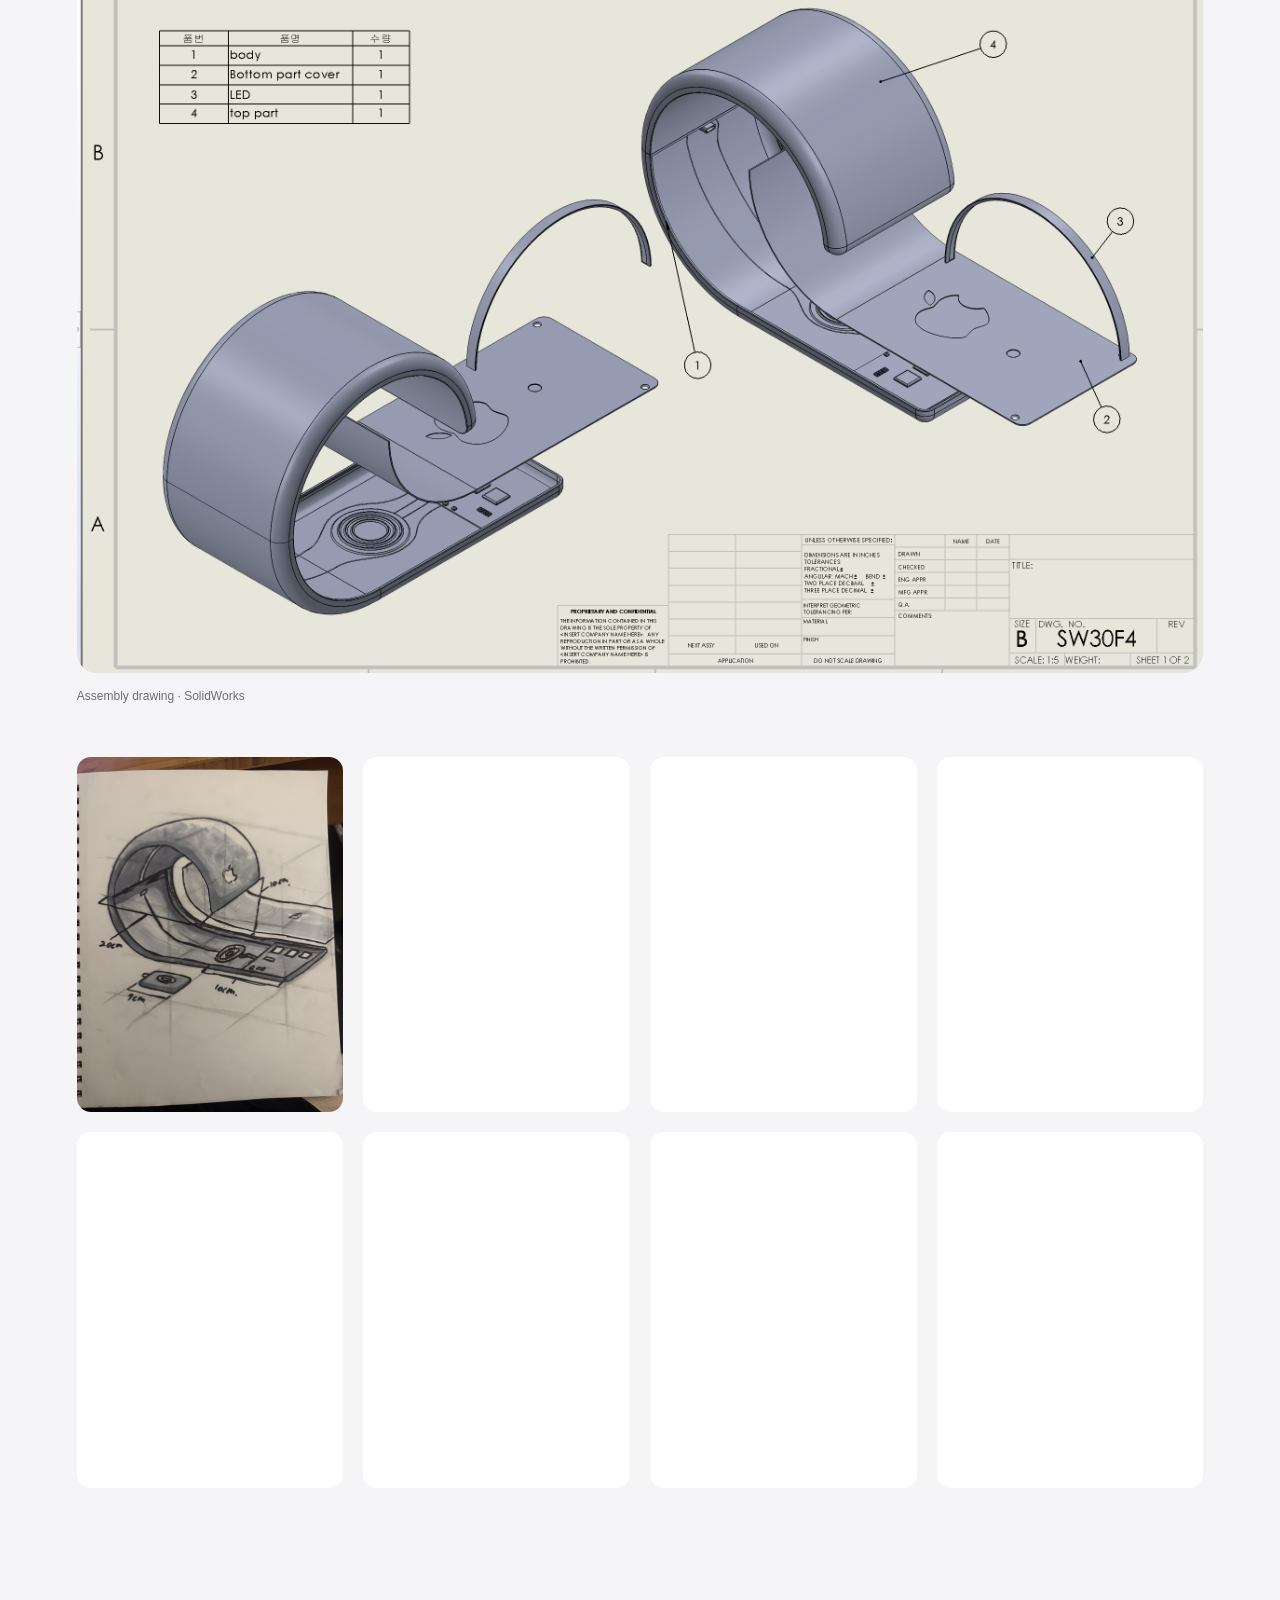
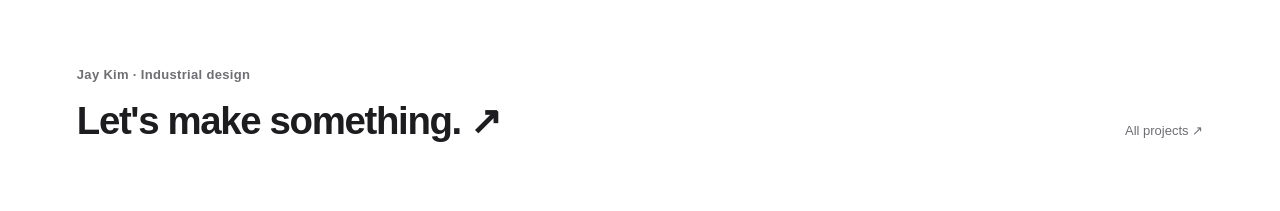
<file: render-detail.html>
<!DOCTYPE html>
<html lang="en">
<head>
  <meta charset="UTF-8">
  <meta name="viewport" content="width=device-width, initial-scale=1">
  <meta name="description" content="An independent wireless charger concept by Jay Kim. Explore its continuous curved form, charging layout, finish studies, and design process.">
  <title>Apple Wireless Charger — Jay Kim</title>
  <link rel="stylesheet" href="render-detail.css?v=20261104-reveal">
</head>
<body>
  <a class="skip-link" href="#overview">Skip to content</a>
  <header class="product-nav">
    <div class="nav-inner">
      <a class="portfolio-link" href="index.html" aria-label="Back to Jay Kim's portfolio">← <span>Jay Kim</span></a>
      <a class="product-name" href="#overview">Wireless Charger</a>
      <nav aria-label="Project sections">
        <a href="#design">Design</a>
        <a href="#charging-in-use">In use</a>
        <a href="#color-studies">Finishes</a>
        <a href="#process">Process</a>
      </nav>
    </div>
  </header>

  <main>
    <section class="product-hero" id="overview" aria-labelledby="project-title">
      <div class="hero-copy">
        <p class="eyebrow">Independent product design concept</p>
        <h1 id="project-title">Apple Wireless Charger</h1>
        <h2>One curve.<br>Two places to charge.</h2>
        <p class="hero-description">A continuous metal form brings AirPods and iPhone<br class="desktop-break"> together in a quieter corner of your desk.</p>
      </div>
      <figure class="hero-render">
        <img src="sophomore solidworsk/render1 (2).jpg" alt="Silver curved wireless charger concept with raised black charging platform and detachable charging components" fetchpriority="high" decoding="async" width="1600" height="900">
      </figure>
      <div class="project-meta"><span>Industrial design</span><span>SolidWorks + KeyShot</span><a href="#design">Explore the design <span aria-hidden="true">↓</span></a></div>
    </section>

    <section class="motion-chapter" id="design" aria-labelledby="motion-title">
      <div class="section-heading motion-heading">
        <p class="eyebrow">Form in motion</p>
        <h2 id="motion-title">Follow the curve.</h2>
        <p>Move through the form, the reflections,<br class="desktop-break"> and the pieces that bring it together.</p>
      </div>
      <div class="scroll-video-section">
        <div class="sticky-video-container">
          <video id="scrollVideo" preload="auto" muted playsinline poster="projects/charger-refresh/motion-poster.jpg" aria-label="Animated exploration of the wireless charger's curved body and components">
            <source src="sophomore solidworsk/video-scroll.mp4" type="video/mp4">
            <p>Your browser cannot play this film. <a href="sophomore solidworsk/video-scroll.mp4">Open the animation.</a></p>
          </video>
          <div class="motion-hud">
            <span class="motion-hint">Scroll to explore</span>
            <progress id="motionProgress" max="1" value="0" aria-label="Animation progress"></progress>
            <a href="#charging-in-use">Continue <span aria-hidden="true">↓</span></a>
          </div>
        </div>
      </div>
    </section>

    <section class="context-chapter section-shell" id="charging-in-use" aria-labelledby="context-title">
      <div class="section-heading">
        <p class="eyebrow">Designed for the desk</p>
        <h2 id="context-title">Right at home.<br>Right where you need it.</h2>
        <p>A place for each device, within one flowing silhouette.</p>
      </div>
      <figure class="context-wide" data-scroll-reveal="desk">
        <img src="projects/charger-context/charging-study-desk.jpg" width="1536" height="1024" alt="Wireless charger on a sunlit study desk beside an open textbook, notebook, and plants" loading="lazy" decoding="async">
        <figcaption>Study desk · Concept visualization</figcaption>
      </figure>
      <div class="context-detail">
        <figure data-scroll-reveal="charging">
          <img src="projects/charger-context/charging-close-up.jpg" width="1536" height="1024" alt="AirPods resting on the upper black charging shelf and an iPhone on the lower metal base" loading="lazy" decoding="async">
          <figcaption>Charging arrangement · Concept visualization</figcaption>
        </figure>
        <div class="context-copy">
          <p class="eyebrow">Two levels. One composition.</p>
          <h3>AirPods, elevated.<br>iPhone, within reach.</h3>
          <p>The upper shelf gives the AirPods a dedicated resting place. The iPhone lies on the lower base, keeping both devices together without competing for the same surface.</p>
          <p>A strip of light follows the inner curve, giving the charging area a warm, quiet presence.</p>
        </div>
      </div>
    </section>

    <section class="material-chapter section-shell" id="details" aria-labelledby="details-title">
      <div class="section-heading split-heading">
        <div><p class="eyebrow">Material, light, and detail</p><h2 id="details-title">Look closer.<br>It all connects.</h2></div>
        <p>A brushed surface catches the light. Rounded edges soften the silhouette. Separate charging elements sit within the same continuous form.</p>
      </div>
      <div class="detail-grid">
        <figure data-scroll-reveal="detail"><img src="sophomore solidworsk/detail1.jpg" alt="Close view of the brushed metal base, rounded edge, and recessed Apple symbol" loading="lazy" decoding="async" width="2560" height="1440"><figcaption><strong>Surface and reflection.</strong> Brushed metal gives the broad base a subtle direction and texture.</figcaption></figure>
        <figure data-scroll-reveal="detail"><img src="sophomore solidworsk/detail3.jpg" alt="Raised black charging shelf inside the curved silver body and illuminated inner edge" loading="lazy" decoding="async" width="1920" height="1080"><figcaption><strong>A raised resting place.</strong> The black platform sits inside the curve, beside the integrated light strip.</figcaption></figure>
        <figure><img src="sophomore solidworsk/detail2.jpg" alt="Two black charging components shown separately beside the charger base" loading="lazy" decoding="async" width="2560" height="1440"><figcaption><strong>Individual elements.</strong> Charging components explored as separate pieces within the assembly.</figcaption></figure>
        <figure><img src="sophomore solidworsk/view1.jpg" alt="Three-quarter view of the complete silver curved body with charging pieces alongside it" loading="lazy" decoding="async" width="2560" height="1440"><figcaption><strong>One continuous gesture.</strong> The base rises into the arch, joining the two charging levels.</figcaption></figure>
      </div>
    </section>

    <section class="finish-chapter section-shell" id="color-studies" aria-labelledby="finish-title">
      <div class="section-heading">
        <p class="eyebrow">Color + finish studies</p>
        <h2 id="finish-title">Same curve.<br>A different character.</h2>
        <p>Four studies in color, surface texture, and reflected light.</p>
      </div>
      <div class="finish-selector" role="tablist" aria-label="Choose a finish study">
        <button id="tab-blue" class="finish-tab" type="button" role="tab" aria-selected="true" aria-controls="finish-blue" tabindex="0"><span class="swatch blue" aria-hidden="true"></span><span>Deep blue</span></button>
        <button id="tab-graphite" class="finish-tab" type="button" role="tab" aria-selected="false" aria-controls="finish-graphite" tabindex="-1"><span class="swatch graphite" aria-hidden="true"></span><span>Graphite</span></button>
        <button id="tab-copper" class="finish-tab" type="button" role="tab" aria-selected="false" aria-controls="finish-copper" tabindex="-1"><span class="swatch copper" aria-hidden="true"></span><span>Copper tone</span></button>
        <button id="tab-light-blue" class="finish-tab" type="button" role="tab" aria-selected="false" aria-controls="finish-light-blue" tabindex="-1"><span class="swatch light-blue" aria-hidden="true"></span><span>Light blue</span></button>
      </div>
      <div class="finish-stage">
        <figure id="finish-blue" role="tabpanel" aria-labelledby="tab-blue" tabindex="0"><img src="sophomore solidworsk/render2.jpg" alt="Deep blue wireless charger concept with separate charging platforms" loading="lazy" decoding="async" width="1920" height="1280"><figcaption><h3>Deep blue</h3><p>A deep blue finish creates contrast between the darker outer surface and the highlights along the inner curve.</p></figcaption></figure>
        <figure id="finish-graphite" role="tabpanel" aria-labelledby="tab-graphite" tabindex="0" hidden><img src="sophomore solidworsk/render3.jpg" alt="Graphite wireless charger concept with separate charging platforms" loading="lazy" decoding="async" width="1920" height="1280"><figcaption><h3>Graphite</h3><p>A restrained graphite finish brings the brushed texture forward, with subtle highlights defining the continuous curve.</p></figcaption></figure>
        <figure id="finish-copper" role="tabpanel" aria-labelledby="tab-copper" tabindex="0" hidden><img src="sophomore solidworsk/render4.jpg" alt="Copper tone wireless charger concept with separate charging platforms" loading="lazy" decoding="async" width="1920" height="1280"><figcaption><h3>Copper tone</h3><p>Warm copper tones emphasize the transition from the upright body to the base, revealing the curve through shifting reflections.</p></figcaption></figure>
        <figure id="finish-light-blue" role="tabpanel" aria-labelledby="tab-light-blue" tabindex="0" hidden><img src="sophomore solidworsk/render5.jpg" alt="Light blue wireless charger concept with separate charging platforms" loading="lazy" decoding="async" width="1920" height="1280"><figcaption><h3>Light blue</h3><p>A light blue finish catches brighter reflections, making the brushed surface and rounded edges more pronounced.</p></figcaption></figure>
      </div>
      <p class="small-note">Concept color and finish explorations rendered in KeyShot.</p>
    </section>

    <section class="process-chapter section-shell" id="process" aria-labelledby="process-title">
      <div class="section-heading split-heading">
        <div><p class="eyebrow">Sketches &amp; process</p><h2 id="process-title">Before the curve,<br>there was a line.</h2></div>
        <p>Sketches explore the relationship between the arch, base, and charging platforms. The CAD drawing documents how those elements come together.</p>
      </div>
      <figure class="drawing-figure"><a href="sophomore solidworsk/drawing.png" target="_blank" rel="noopener"><img src="sophomore solidworsk/drawing.png" alt="SolidWorks assembly drawing showing the curved shell, lower cover, and top charging platform" loading="lazy" decoding="async" width="2418" height="1532"></a><figcaption>Assembly drawing · SolidWorks</figcaption></figure>
      <div class="sketch-grid">
        <a href="sophomore solidworsk/sketch/IMG_2179.jpeg" target="_blank" rel="noopener"><img src="sophomore solidworsk/sketch/IMG_2179.jpeg" alt="Charger form and arrangement sketch, study 1" loading="lazy" decoding="async" width="5712" height="4284"></a>
        <a href="sophomore solidworsk/sketch/IMG_2171.jpeg" target="_blank" rel="noopener"><img src="sophomore solidworsk/sketch/IMG_2171.jpeg" alt="Charger form and arrangement sketch, study 2" loading="lazy" decoding="async" width="5712" height="4284"></a>
        <a href="sophomore solidworsk/sketch/IMG_2172.jpeg" target="_blank" rel="noopener"><img src="sophomore solidworsk/sketch/IMG_2172.jpeg" alt="Charger form and arrangement sketch, study 3" loading="lazy" decoding="async" width="4032" height="3024"></a>
        <a href="sophomore solidworsk/sketch/IMG_2173.jpeg" target="_blank" rel="noopener"><img src="sophomore solidworsk/sketch/IMG_2173.jpeg" alt="Charger form and arrangement sketch, study 4" loading="lazy" decoding="async" width="4032" height="3024"></a>
        <a href="sophomore solidworsk/sketch/IMG_2175.jpeg" target="_blank" rel="noopener"><img src="sophomore solidworsk/sketch/IMG_2175.jpeg" alt="Charger form and arrangement sketch, study 5" loading="lazy" decoding="async" width="4032" height="3024"></a>
        <a href="sophomore solidworsk/sketch/IMG_2176.jpeg" target="_blank" rel="noopener"><img src="sophomore solidworsk/sketch/IMG_2176.jpeg" alt="Charger form and arrangement sketch, study 6" loading="lazy" decoding="async" width="4032" height="3024"></a>
        <a href="sophomore solidworsk/sketch/IMG_2177.jpeg" target="_blank" rel="noopener"><img src="sophomore solidworsk/sketch/IMG_2177.jpeg" alt="Charger form and arrangement sketch, study 7" loading="lazy" decoding="async" width="5712" height="4284"></a>
        <a href="sophomore solidworsk/sketch/IMG_2178.jpeg" target="_blank" rel="noopener"><img src="sophomore solidworsk/sketch/IMG_2178.jpeg" alt="Charger form and arrangement sketch, study 8" loading="lazy" decoding="async" width="5712" height="4284"></a>
      </div>
    </section>
  </main>
  <footer class="footer">
    <div><p class="eyebrow">Jay Kim · Industrial design</p><a class="email-link" href="mailto:Jaykim524@gmail.com">Let's make something.<span aria-hidden="true"> ↗</span></a></div>
    <a class="footer-back" href="index.html">All projects <span aria-hidden="true">↗</span></a>
  </footer>
  <script src="render-detail.js?v=20261104-reveal" defer></script>
</body>
</html>
</file>
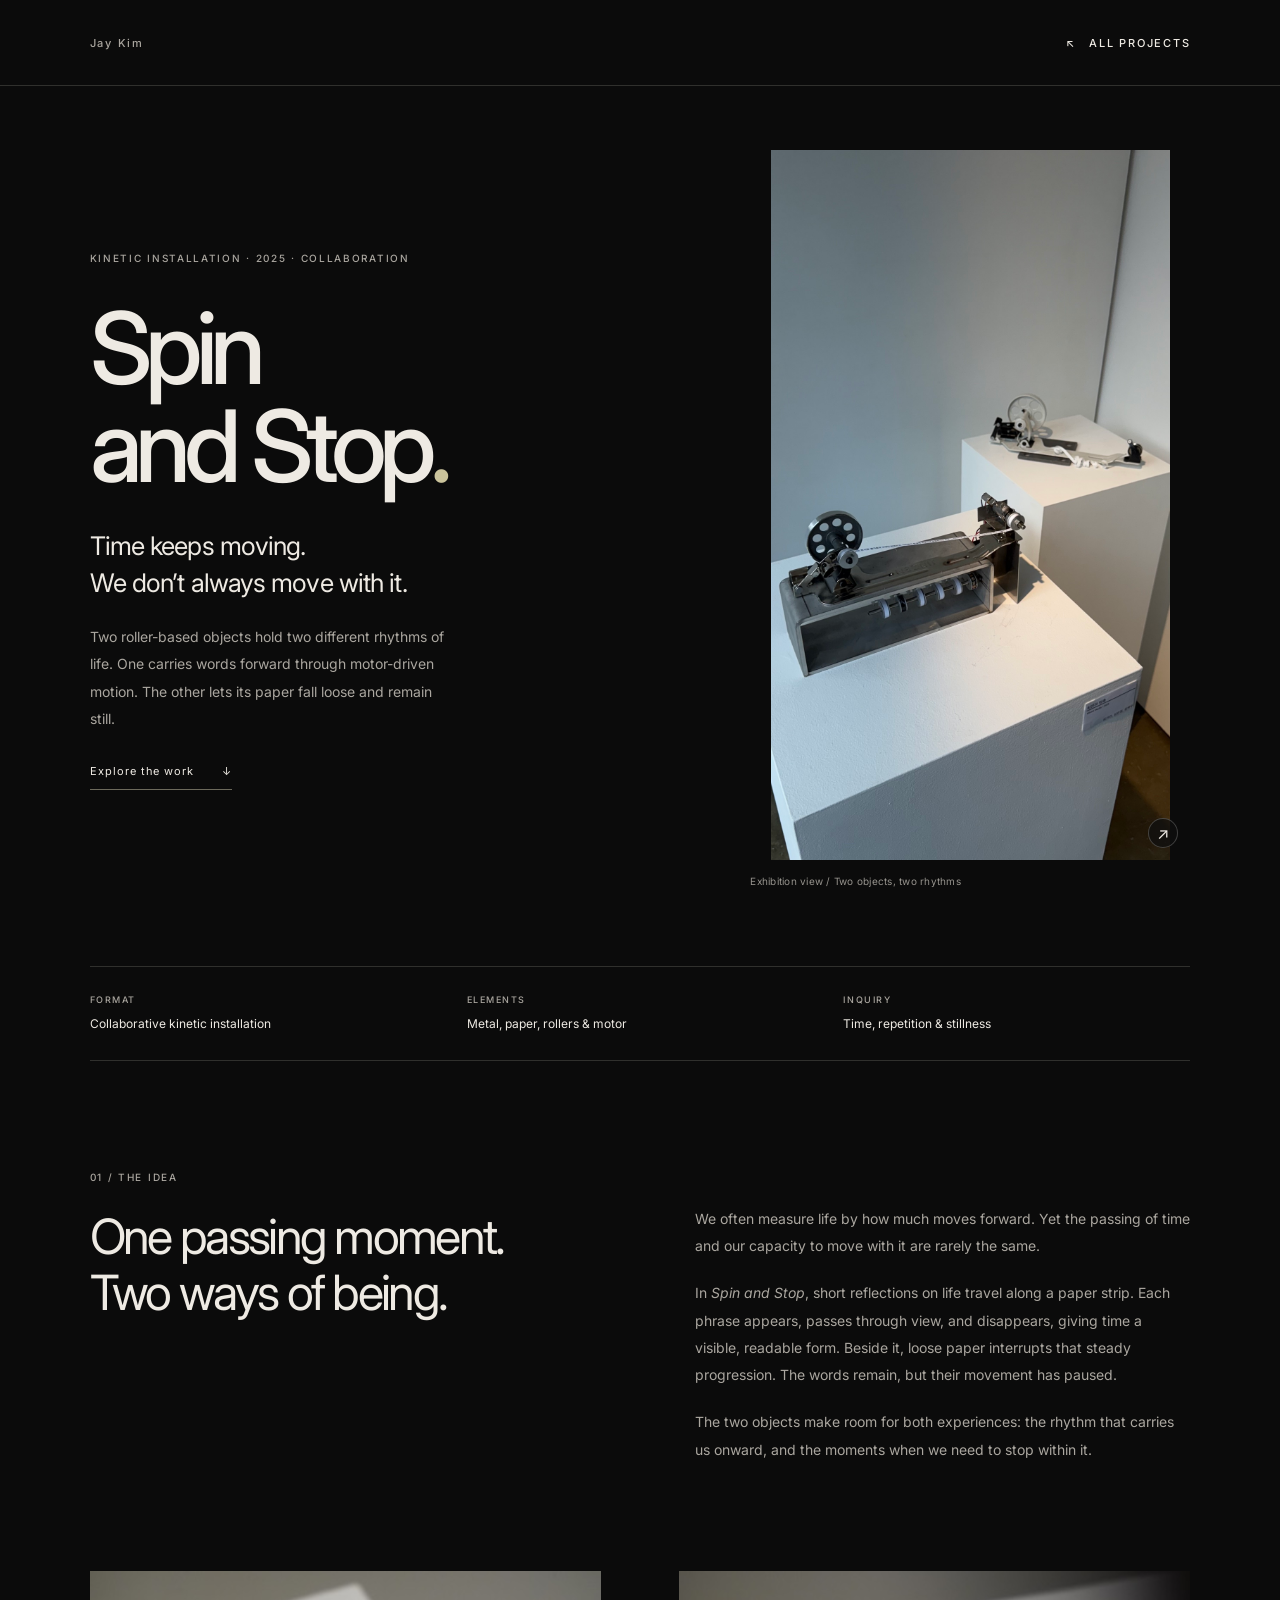
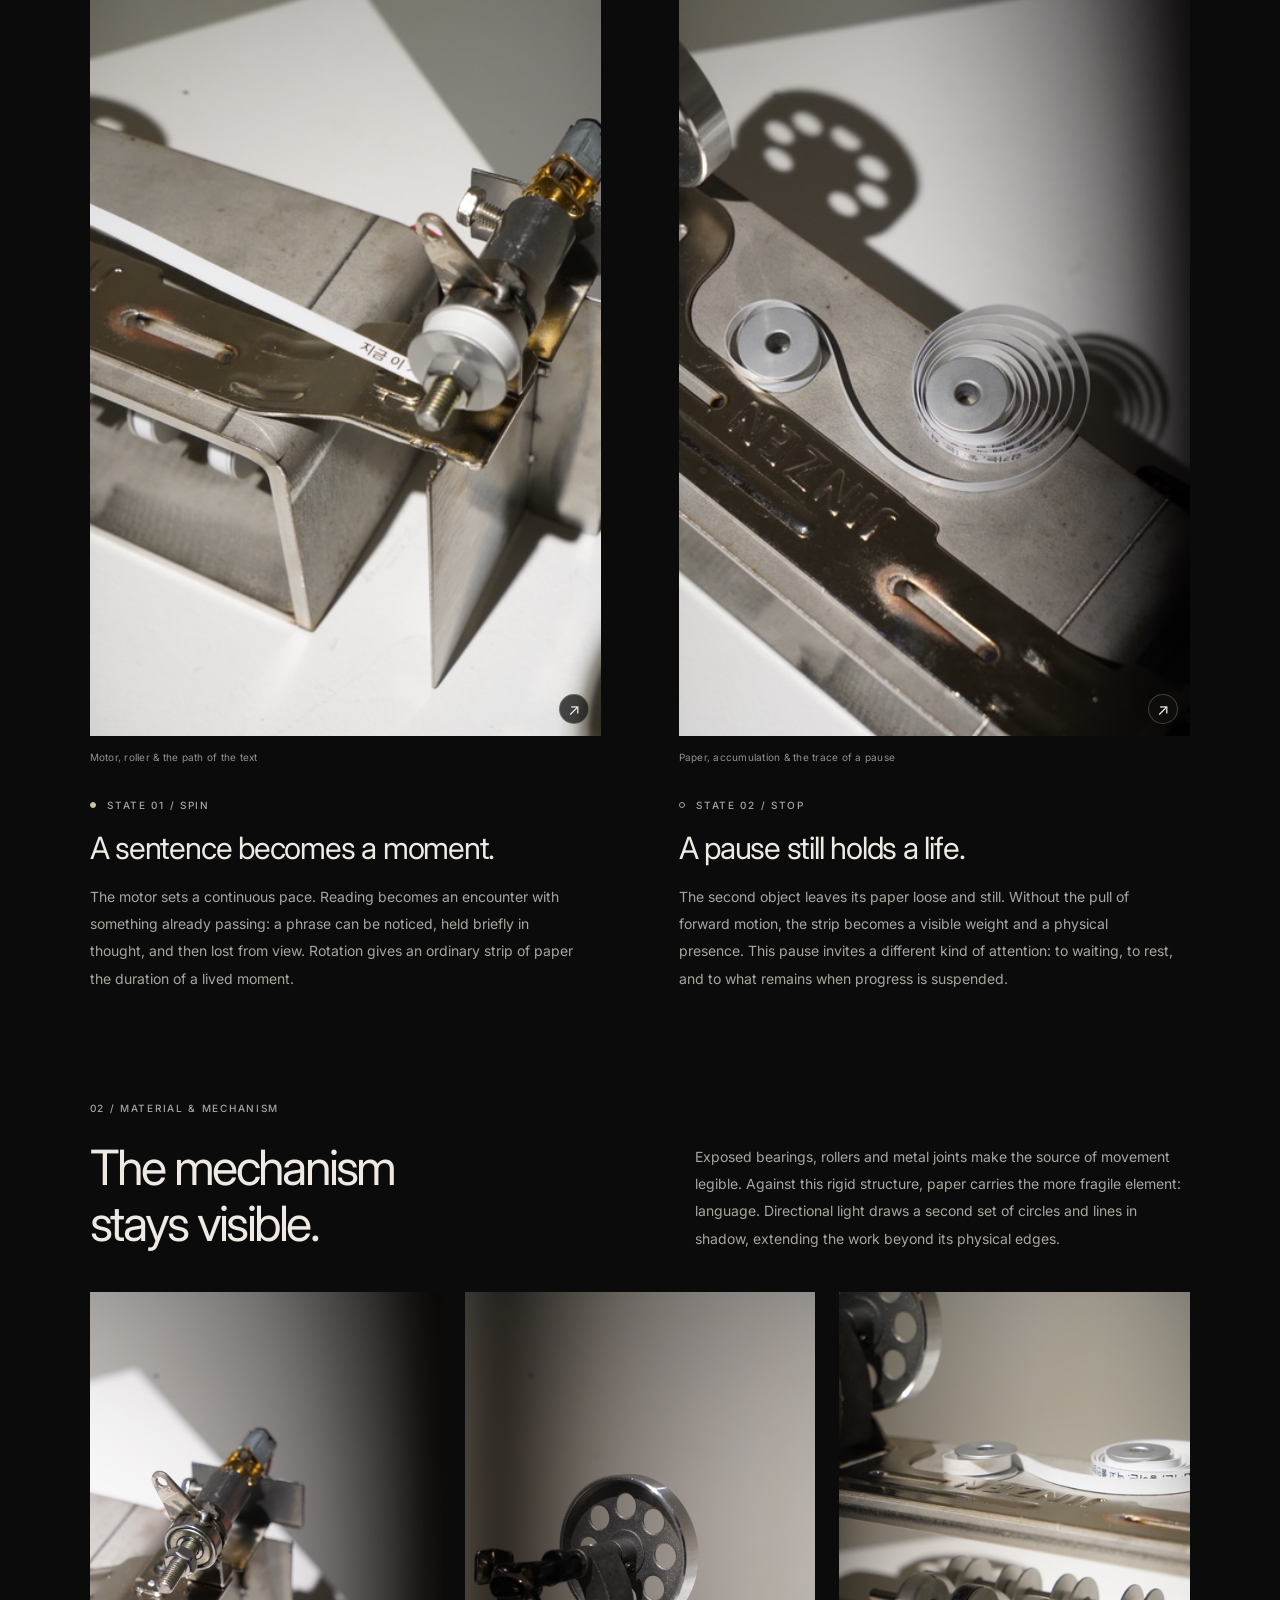
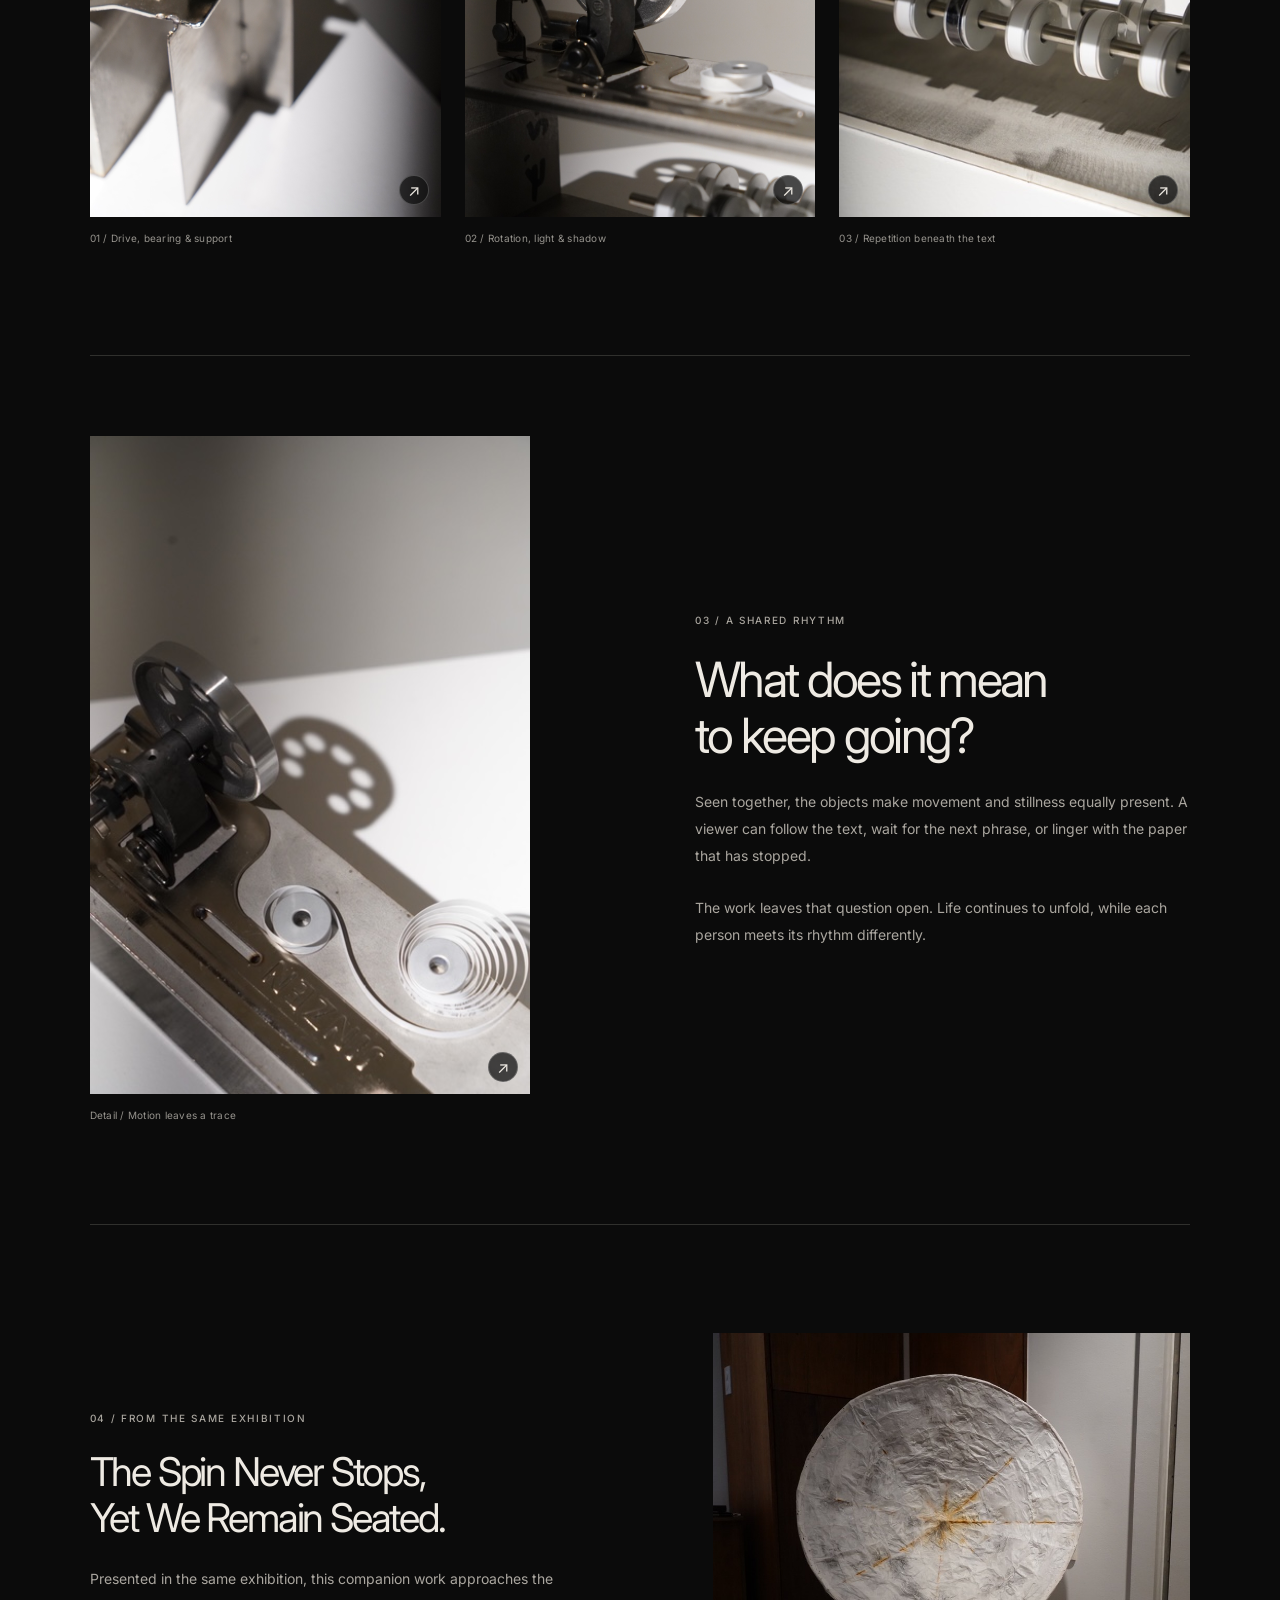
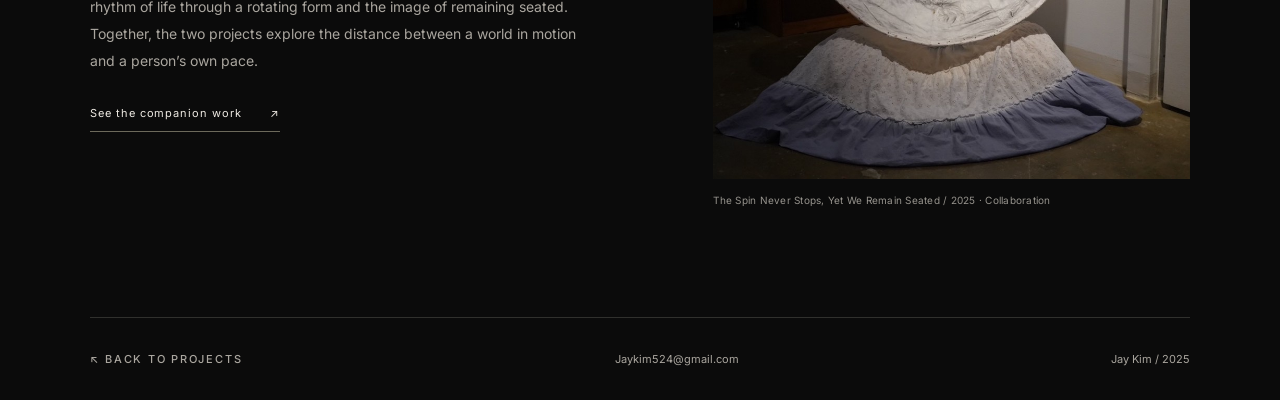
<file: spin-detail.html>
<!DOCTYPE html>
<html lang="en">
<head>
  <meta charset="UTF-8">
  <meta name="viewport" content="width=device-width, initial-scale=1">
  <meta name="description" content="Spin and Stop is a collaborative kinetic installation exploring the distance between time that keeps moving and a life that pauses. A project by Jay Kim and collaborators, 2025.">
  <meta name="theme-color" content="#0b0b0b">
  <title>Spin and Stop — Jay Kim</title>
  <link rel="preconnect" href="https://fonts.googleapis.com">
  <link rel="preconnect" href="https://fonts.gstatic.com" crossorigin>
  <link href="https://fonts.googleapis.com/css2?family=Inter:wght@400;500;600;700&display=swap" rel="stylesheet">
  <link rel="stylesheet" href="spin-detail.css?v=20261109-name">
  <script src="spin-detail.js" defer></script>
</head>
<body>
  <a class="skip-link" href="#main">Skip to content</a>
  <header class="site-nav">
    <a class="wordmark" href="index.html">Jay Kim</a>
    <a class="back-link" href="index.html#spin-and-stop"><span aria-hidden="true">↖</span> All projects</a>
  </header>

  <main id="main">
    <section class="hero wrap" aria-labelledby="project-title">
      <div class="hero-copy">
        <p class="eyebrow">Kinetic installation · 2025 · Collaboration</p>
        <h1 id="project-title">Spin<br>and Stop<span class="accent">.</span></h1>
        <p class="hero-intro">Time keeps moving.<br>We don’t always move with it.</p>
        <p class="body-copy">Two roller-based objects hold two different rhythms of life. One carries words forward through motor-driven motion. The other lets its paper fall loose and remain still.</p>
        <a class="text-link" href="#two-states">Explore the work <span aria-hidden="true">↓</span></a>
      </div>
      <figure class="hero-figure">
        <button class="photo-button hero-photo" data-photo="spin/IMG_3059.JPG" data-caption="Exhibition view — the moving and stationary objects, presented together." aria-label="Enlarge exhibition view of Spin and Stop">
          <img src="spin/IMG_3059.JPG" alt="Two metal roller-based sculptures on separate white exhibition plinths; one holds a taut strip of text while the other has loose paper." width="1134" height="2016" fetchpriority="high">
          <span class="enlarge" aria-hidden="true">↗</span>
        </button>
        <figcaption>Exhibition view / Two objects, two rhythms</figcaption>
      </figure>
    </section>

    <section class="project-note wrap" aria-label="Project information">
      <div><p class="eyebrow">Format</p><p>Collaborative kinetic installation</p></div>
      <div><p class="eyebrow">Elements</p><p>Metal, paper, rollers &amp; motor</p></div>
      <div><p class="eyebrow">Inquiry</p><p>Time, repetition &amp; stillness</p></div>
    </section>

    <section class="concept wrap section-space" id="two-states" aria-labelledby="concept-title">
      <div class="section-heading">
        <p class="eyebrow">01 / The idea</p>
        <h2 id="concept-title">One passing moment.<br>Two ways of being.</h2>
      </div>
      <div class="concept-copy body-copy">
        <p>We often measure life by how much moves forward. Yet the passing of time and our capacity to move with it are rarely the same.</p>
        <p>In <em>Spin and Stop</em>, short reflections on life travel along a paper strip. Each phrase appears, passes through view, and disappears, giving time a visible, readable form. Beside it, loose paper interrupts that steady progression. The words remain, but their movement has paused.</p>
        <p>The two objects make room for both experiences: the rhythm that carries us onward, and the moments when we need to stop within it.</p>
      </div>
    </section>

    <section class="states wrap" aria-label="The moving and stationary states">
      <article class="state">
        <figure>
          <button class="photo-button" data-photo="spin/details/motor-and-text.jpg" data-caption="Spin — a motor advances the paper strip, carrying reflections on life through the viewer’s field of vision." aria-label="Enlarge motor and moving paper detail">
            <img src="spin/details/motor-and-text.jpg" alt="Close-up of the motor and roller holding a strip of printed Korean text across the metal structure." width="428" height="640" loading="lazy" decoding="async">
            <span class="enlarge" aria-hidden="true">↗</span>
          </button>
          <figcaption>Motor, roller &amp; the path of the text</figcaption>
        </figure>
        <div class="state-copy">
          <p class="eyebrow"><span class="state-dot moving" aria-hidden="true"></span> State 01 / Spin</p>
          <h3>A sentence becomes a moment.</h3>
          <p class="body-copy">The motor sets a continuous pace. Reading becomes an encounter with something already passing: a phrase can be noticed, held briefly in thought, and then lost from view. Rotation gives an ordinary strip of paper the duration of a lived moment.</p>
        </div>
      </article>
      <article class="state">
        <figure>
          <button class="photo-button" data-photo="spin/details/paper-coils.jpg" data-caption="Stop — paper gathers around the rollers; its words and material remain present even when progression is interrupted." aria-label="Enlarge paper coils and their shadows">
            <img src="spin/details/paper-coils.jpg" alt="Paper spirals gathered around metal discs, casting concentric shadows across a metal surface." width="428" height="640" loading="lazy" decoding="async">
            <span class="enlarge" aria-hidden="true">↗</span>
          </button>
          <figcaption>Paper, accumulation &amp; the trace of a pause</figcaption>
        </figure>
        <div class="state-copy">
          <p class="eyebrow"><span class="state-dot" aria-hidden="true"></span> State 02 / Stop</p>
          <h3>A pause still holds a life.</h3>
          <p class="body-copy">The second object leaves its paper loose and still. Without the pull of forward motion, the strip becomes a visible weight and a physical presence. This pause invites a different kind of attention: to waiting, to rest, and to what remains when progress is suspended.</p>
        </div>
      </article>
    </section>

    <section class="material-section wrap section-space" aria-labelledby="material-title">
      <div class="section-heading material-heading">
        <div><p class="eyebrow">02 / Material &amp; mechanism</p><h2 id="material-title">The mechanism<br>stays visible.</h2></div>
        <p class="body-copy">Exposed bearings, rollers and metal joints make the source of movement legible. Against this rigid structure, paper carries the more fragile element: language. Directional light draws a second set of circles and lines in shadow, extending the work beyond its physical edges.</p>
      </div>
      <div class="detail-grid">
        <figure>
          <button class="photo-button" data-photo="spin/details/bearing-and-drive.jpg" data-caption="Drive detail — the exposed motor, bearing and threaded shaft reveal how motion enters the object." aria-label="Enlarge bearing and motor detail">
            <img src="spin/details/bearing-and-drive.jpg" alt="Exposed bearing, threaded shaft and motor mounted to the folded metal support." width="1080" height="1616" loading="lazy" decoding="async">
            <span class="enlarge" aria-hidden="true">↗</span>
          </button>
          <figcaption>01 / Drive, bearing &amp; support</figcaption>
        </figure>
        <figure>
          <button class="photo-button" data-photo="spin/details/wheel-and-shadow.jpg" data-caption="Wheel detail — circular openings in the metal wheel create a second image in shadow." aria-label="Enlarge wheel and shadow detail">
            <img src="spin/details/wheel-and-shadow.jpg" alt="A perforated metal wheel and its dark support, with circular shadows falling onto the exhibition plinth." width="1080" height="1616" loading="lazy" decoding="async">
            <span class="enlarge" aria-hidden="true">↗</span>
          </button>
          <figcaption>02 / Rotation, light &amp; shadow</figcaption>
        </figure>
        <figure>
          <button class="photo-button" data-photo="spin/details/roller-array.jpg" data-caption="Roller detail — repeated discs give the structure a visible rhythm beneath the strip of text." aria-label="Enlarge roller array detail">
            <img src="spin/details/roller-array.jpg" alt="A row of metal and white roller discs on a shaft beneath the paper strip." width="428" height="640" loading="lazy" decoding="async">
            <span class="enlarge" aria-hidden="true">↗</span>
          </button>
          <figcaption>03 / Repetition beneath the text</figcaption>
        </figure>
      </div>
    </section>

    <section class="reflection wrap" aria-labelledby="reflection-title">
      <figure>
        <button class="photo-button" data-photo="spin/details/wheel-and-paper.jpg" data-caption="Surface detail — metal, paper and cast shadows bring movement and stillness into the same frame." aria-label="Enlarge wheel and paper composition">
          <img src="spin/details/wheel-and-paper.jpg" alt="The metal wheel, paper coils and their shadows seen together across the top of the sculpture." width="428" height="640" loading="lazy" decoding="async">
          <span class="enlarge" aria-hidden="true">↗</span>
        </button>
        <figcaption>Detail / Motion leaves a trace</figcaption>
      </figure>
      <div class="reflection-copy">
        <p class="eyebrow">03 / A shared rhythm</p>
        <h2 id="reflection-title">What does it mean<br>to keep going?</h2>
        <p class="body-copy">Seen together, the objects make movement and stillness equally present. A viewer can follow the text, wait for the next phrase, or linger with the paper that has stopped.</p>
        <p class="body-copy">The work leaves that question open. Life continues to unfold, while each person meets its rhythm differently.</p>
      </div>
    </section>

    <section class="related wrap section-space" aria-labelledby="related-title">
      <div class="related-copy">
        <p class="eyebrow">04 / From the same exhibition</p>
        <h2 id="related-title">The Spin Never Stops,<br>Yet We Remain Seated.</h2>
        <p class="body-copy">Presented in the same exhibition, this companion work approaches the rhythm of life through a rotating form and the image of remaining seated. Together, the two projects explore the distance between a world in motion and a person’s own pace.</p>
        <a class="text-link" href="index.html#exhibition-spin">See the companion work <span aria-hidden="true">↗</span></a>
      </div>
      <figure class="related-image">
        <img src="ex/IMG_3056.JPG" alt="The companion installation: a large circular paper form above a skirt-like fabric base." width="915" height="856" loading="lazy" decoding="async">
        <figcaption>The Spin Never Stops, Yet We Remain Seated / 2025 · Collaboration</figcaption>
      </figure>
    </section>
  </main>

  <footer class="site-footer wrap">
    <a class="back-link" href="index.html#spin-and-stop">↖ Back to projects</a>
    <a href="mailto:Jaykim524@gmail.com">Jaykim524@gmail.com</a>
    <span>Jay Kim / 2025</span>
  </footer>

  <dialog class="photo-dialog" aria-labelledby="photo-caption">
    <div class="dialog-toolbar"><span>Spin and Stop / Detail</span><button class="close-photo" type="button" aria-label="Close enlarged photograph">Close <span aria-hidden="true">×</span></button></div>
    <img class="dialog-image" alt="">
    <p id="photo-caption"></p>
  </dialog>
</body>
</html>
</file>
<file: project-detail.css>
*{box-sizing:border-box}body{margin:0;background:#070707;color:#f5f5f5;font-family:Inter,Arial,sans-serif}a{color:inherit}nav{padding:28px 6vw;display:flex;justify-content:space-between;border-bottom:1px solid #252525}nav a{text-decoration:none;font-size:13px}main{max-width:1400px;margin:auto;padding:80px 6vw}h1{font-size:clamp(3rem,8vw,7rem);line-height:1;letter-spacing:-.06em;margin:20px 0 30px}h2{font-size:clamp(1.6rem,3vw,2.5rem);letter-spacing:-.03em}p{max-width:760px;color:#bdbdbd;line-height:1.9;font-size:17px}.label{text-transform:uppercase;letter-spacing:.18em;font-size:12px;color:#8e8e8e}.hero-image{width:100%;max-height:800px;object-fit:contain;background:#111;border-radius:24px;margin:40px 0}section{padding:40px 0}.gallery{display:grid;grid-template-columns:1fr 1fr;gap:24px}.gallery img{width:100%;height:100%;object-fit:contain;background:#111;border-radius:20px}.wide{grid-column:1/-1}.button{display:inline-block;border:1px solid #555;border-radius:30px;padding:16px 24px;margin:16px 12px 0 0;text-decoration:none}.button:hover{background:white;color:black}.note{font-size:13px;color:#888}footer{padding:40px 6vw;border-top:1px solid #252525}@media(max-width:700px){main{padding-top:55px}.gallery{grid-template-columns:1fr}.wide{grid-column:auto}nav{padding:24px 6vw}}
.example-grid{display:grid;grid-template-columns:1fr 1fr;gap:40px 28px;align-items:start}.example-grid figure{margin:0}.example-grid img{display:block;width:100%;height:auto;border:1px solid #303030}.example-grid figcaption{font-size:13px;color:#aaa;margin-top:14px}.archive-screen{width:100%;height:auto;border-radius:20px;margin-top:24px}@media(max-width:700px){.example-grid{grid-template-columns:1fr}}

.archive-mobile{display:block;width:min(100%,430px);height:auto;max-height:none;margin:32px auto 0;border-radius:22px;border:1px solid #303030}

.acoustic-render-gallery{display:grid;gap:28px}.acoustic-render-gallery img{display:block;width:100%;height:auto;border-radius:20px}

.documentation h2{margin-top:64px}.doc-grid{display:grid;grid-template-columns:1fr 1fr;gap:28px;margin:30px 0 50px;align-items:start}.doc-figure{margin:0;min-width:0}.doc-figure img{width:100%;height:auto;display:block;border-radius:12px}.doc-figure figcaption{font-size:13px;color:#999;line-height:1.6;margin-top:12px}.doc-wide{grid-column:1/-1}@media(max-width:700px){.doc-grid{grid-template-columns:1fr}.doc-wide{grid-column:auto}}
</file>
<file: rechive-detail.css>
/* Page-specific additions; shared project styles remain unchanged. */
.keepsake-story {
  margin-top: 72px;
  padding: 64px 0 48px;
  border-top: 1px solid #303030;
  border-bottom: 1px solid #303030;
}
.keepsake-intro,
.keepsake-reflection {
  display: grid;
  grid-template-columns: 0.9fr 1.1fr;
  column-gap: clamp(32px, 6vw, 96px);
  align-items: start;
}
.keepsake-intro h2 {
  font-size: clamp(2rem, 4.3vw, 3.9rem);
  line-height: 1.12;
  margin: 26px 0;
}
.keepsake-copy { padding-top: 10px; }
.keepsake-photo { margin: 34px 0 0; min-width: 0; }
.keepsake-photo a { display: block; }
.keepsake-photo img {
  display: block;
  width: 100%;
  height: auto;
  border-radius: 16px;
}
.keepsake-photo figcaption {
  max-width: 850px;
  font-size: 12px;
  line-height: 1.75;
  color: #929292;
  margin-top: 14px;
}
.keepsake-reflection { margin-top: 32px; }
.keepsake-statement {
  font-size: clamp(1.4rem, 2.4vw, 2rem);
  line-height: 1.45;
  letter-spacing: -.025em;
  color: #f0f0eb;
}
.print-workflow {
  display: grid;
  grid-template-columns: 0.8fr 1.2fr;
  gap: clamp(30px, 5vw, 72px);
  align-items: center;
  margin: 24px 0;
}
.print-workflow .keepsake-photo { margin: 0; }
.print-workflow h2 { margin-top: 20px; line-height: 1.18; }
.keepsake-photo a:focus-visible {
  outline: 2px solid #f0f0eb;
  outline-offset: 6px;
  border-radius: 16px;
}
@media (max-width: 800px) {
  .keepsake-intro,
  .keepsake-reflection,
  .print-workflow { grid-template-columns: 1fr; gap: 8px; }
  .keepsake-story { margin-top: 48px; padding-top: 38px; }
  .keepsake-copy { padding-top: 0; }
  .keepsake-intro h2 { margin-bottom: 8px; }
  .keepsake-reflection { margin-top: 20px; }
  .keepsake-statement { margin-bottom: 0; }
  .print-workflow .keepsake-photo { margin-top: 18px; }
}
</file>
<file: render-detail.css>
:root{--ink:#1d1d1f;--muted:#6e6e73;--paper:#f5f5f7;--line:#d2d2d7;--blue:#0066cc;--nav-height:58px}
*{box-sizing:border-box}
html{scroll-behavior:smooth;scroll-padding-top:var(--nav-height)}
body{margin:0;color:var(--ink);background:#fff;font-family:-apple-system,BlinkMacSystemFont,"Segoe UI",Arial,sans-serif;-webkit-font-smoothing:antialiased}
a{color:inherit;text-decoration:none}
button{font:inherit}
img{display:block;width:100%;height:auto}
figure,p,h1,h2,h3{margin:0}
button,a{-webkit-tap-highlight-color:transparent}
a:focus-visible,button:focus-visible,[role=tabpanel]:focus-visible{outline:3px solid #0071e3;outline-offset:5px}
[hidden]{display:none!important}
.skip-link{position:fixed;left:16px;top:-80px;background:var(--ink);color:#fff;padding:14px;z-index:100}
.skip-link:focus{top:10px}
.product-nav{position:sticky;top:0;z-index:30;height:var(--nav-height);background:rgba(255,255,255,.87);border-bottom:1px solid rgba(0,0,0,.12);backdrop-filter:blur(20px);-webkit-backdrop-filter:blur(20px)}
.nav-inner{max-width:1320px;padding:0 5vw;height:100%;margin:auto;display:flex;align-items:center;gap:26px}
.portfolio-link{font-size:13px;color:var(--muted);white-space:nowrap}
.portfolio-link span{font-size:10px;letter-spacing:.1em;margin-left:6px}
.product-name{font-size:19px;font-weight:600;letter-spacing:-.035em;white-space:nowrap}
.nav-inner nav{margin-left:auto;display:flex;gap:26px;font-size:12px}
.nav-inner nav a:hover,.portfolio-link:hover{color:var(--blue)}
.product-hero{padding:68px 5vw 30px;background:var(--paper);text-align:center}
.hero-copy{max-width:1100px;margin:auto}
.eyebrow{font-size:13px;line-height:1.5;font-weight:600;letter-spacing:.025em;color:var(--muted)}
.hero-copy h1{margin:16px 0 18px;font-size:22px;line-height:1.2;font-weight:600;letter-spacing:-.025em}
.hero-copy h2{font-size:clamp(48px,6.5vw,90px);line-height:1.04;font-weight:650;letter-spacing:-.055em}
.hero-description{max-width:660px;margin:24px auto 0;font-size:20px;line-height:1.5;color:var(--muted);letter-spacing:-.02em}
.hero-render{max-width:1120px;margin:36px auto 0;border-radius:24px;overflow:hidden;background:#dfdfdd}
.hero-render img{width:100%;height:clamp(330px,45vw,590px);object-fit:contain}
.project-meta{max-width:1120px;margin:25px auto 0;display:flex;justify-content:center;gap:32px;flex-wrap:wrap;font-size:12px;color:var(--muted)}
.project-meta a{color:var(--blue)}
.project-meta a span{margin-left:5px}
.section-shell{padding:112px 6vw;max-width:1600px;margin:auto}
.section-heading{max-width:1150px;margin:0 auto 48px}
.section-heading .eyebrow{margin-bottom:20px}
.section-heading h2{font-size:clamp(40px,4.9vw,70px);line-height:1.07;font-weight:650;letter-spacing:-.05em}
.section-heading>p:not(.eyebrow){max-width:650px;margin-top:24px;font-size:21px;line-height:1.5;color:var(--muted);letter-spacing:-.02em}
.motion-chapter{background:#050505;color:#f5f5f7}
.motion-heading{padding:90px 6vw 0;margin-bottom:20px;text-align:center}
.motion-heading>p:not(.eyebrow){margin-left:auto;margin-right:auto;color:#a1a1a6}
.motion-heading .eyebrow{color:#a1a1a6}
/* The film now completes in less than one viewport of travel, rather than four. */
.scroll-video-section{height:180vh;height:180svh;position:relative}
.sticky-video-container{position:sticky;top:var(--nav-height);height:calc(100vh - var(--nav-height));height:calc(100svh - var(--nav-height));overflow:hidden;display:flex;align-items:center;justify-content:center;background:#050505}
#scrollVideo{display:block;width:100%;height:100%;object-fit:contain;background:#050505}
.motion-hud{position:absolute;left:6vw;right:6vw;bottom:28px;display:flex;align-items:center;gap:20px;color:#d2d2d7;font-size:11px;letter-spacing:.025em;padding-top:20px;text-shadow:0 1px 8px #000}
.motion-hud a{margin-left:auto;white-space:nowrap}
.motion-hint{white-space:nowrap}
.motion-hud progress{width:130px;height:2px;border:0;border-radius:4px;overflow:hidden;appearance:none;background:#48484a;color:#f5f5f7}
.motion-hud progress::-webkit-progress-bar{background:#48484a}
.motion-hud progress::-webkit-progress-value{background:#f5f5f7}
.motion-hud progress::-moz-progress-bar{background:#f5f5f7}
.context-chapter{padding-bottom:120px}
.context-wide{max-width:1380px;margin:auto}
.context-wide img{border-radius:26px}
figcaption{font-size:12px;line-height:1.65;color:var(--muted);margin-top:14px}
.context-detail{max-width:1200px;margin:90px auto 0;display:grid;grid-template-columns:1.1fr 1fr;gap:7%;align-items:center}
.context-detail img{border-radius:24px}
.context-copy h3{font-size:clamp(28px,3.1vw,43px);line-height:1.12;letter-spacing:-.04em;margin:20px 0 24px}
.context-copy>p:not(.eyebrow){font-size:18px;line-height:1.65;letter-spacing:-.015em;color:var(--muted);margin-top:16px;max-width:480px}
.material-chapter{background:var(--paper);max-width:none}
.split-heading{display:grid;grid-template-columns:1fr 1fr;gap:8%;align-items:end}
.split-heading>p:not(.eyebrow){font-size:20px;margin:0 0 4px;max-width:460px}
.detail-grid{max-width:1200px;margin:auto;display:grid;grid-template-columns:1fr 1fr;gap:48px 26px}
.detail-grid figure{min-width:0}
.detail-grid img{aspect-ratio:1.35;object-fit:cover;border-radius:22px}
.detail-grid figcaption{max-width:500px;font-size:15px;line-height:1.6;margin:18px 8px 0}
.detail-grid strong{color:var(--ink);font-weight:600}
.finish-chapter{text-align:center}
.finish-chapter .section-heading>p{margin-left:auto;margin-right:auto}
.finish-selector{display:flex;justify-content:center;gap:10px;margin:0 auto 30px}
.finish-tab{border:0;background:none;border-radius:14px;padding:12px 16px 9px;cursor:pointer;display:flex;flex-direction:column;align-items:center;gap:12px;color:var(--muted);font-size:12px;min-width:88px}
.swatch{width:26px;height:26px;border-radius:50%;box-shadow:inset 0 2px 3px rgba(0,0,0,.22);position:relative}
.swatch::after{content:"";position:absolute;inset:-5px;border:2px solid transparent;border-radius:50%}
.finish-tab[aria-selected=true]{color:var(--ink)}
.finish-tab[aria-selected=true] .swatch::after{border-color:#0071e3}
.finish-tab:hover{background:var(--paper)}
.blue{background:linear-gradient(135deg,#213b51,#071c2d)}
.graphite{background:linear-gradient(135deg,#626366,#222326)}
.copper{background:linear-gradient(135deg,#bc8261,#643629)}
.light-blue{background:linear-gradient(135deg,#80b5d2,#2f779e)}
.finish-stage{max-width:1120px;margin:auto;min-height:580px}
.finish-stage figure{margin:0}
.finish-stage img{height:clamp(300px,43vw,570px);object-fit:contain}
.finish-stage figcaption{max-width:580px;margin:28px auto 0}
.finish-stage h3{font-size:24px;letter-spacing:-.025em;font-weight:600;color:var(--ink)}
.finish-stage p{font-size:17px;line-height:1.6;margin-top:10px}
.small-note{font-size:12px;line-height:1.6;color:var(--muted);margin-top:28px}
.process-chapter{background:var(--paper);max-width:none}
.drawing-figure{max-width:1200px;margin:auto}
.drawing-figure img{max-height:760px;object-fit:contain;background:#eeeee6;border-radius:20px}
.sketch-grid{max-width:1200px;display:grid;grid-template-columns:repeat(4,minmax(0,1fr));gap:20px;margin:50px auto 0;align-items:start}
.sketch-grid a{display:block;border-radius:14px;overflow:hidden;background:#fff}
.sketch-grid img{aspect-ratio:3/4;object-fit:contain}
.footer{max-width:1400px;margin:auto;padding:65px 6vw;display:flex;justify-content:space-between;align-items:end;gap:24px}
.email-link{display:inline-block;font-size:clamp(25px,3vw,42px);line-height:1.3;letter-spacing:-.035em;font-weight:600;margin-top:12px}
.footer-back{font-size:13px;white-space:nowrap;color:var(--muted);padding-bottom:8px}
@media(min-width:1600px){.material-chapter,.process-chapter{padding-left:max(6vw,calc((100vw - 1200px)/2));padding-right:max(6vw,calc((100vw - 1200px)/2))}}
@media(max-width:800px){
  .nav-inner{gap:14px;padding:0 5vw}.product-name{font-size:16px}.nav-inner nav{gap:15px}.portfolio-link span{display:none}
  .section-shell{padding:80px 6vw}.section-heading{margin-bottom:36px}
  .split-heading{grid-template-columns:1fr;gap:24px}.split-heading>p:not(.eyebrow){font-size:18px}
  .context-detail{grid-template-columns:1fr;gap:32px;margin-top:60px}.context-copy{max-width:600px}
  .context-copy>p:not(.eyebrow){max-width:none}.detail-grid{gap:36px 20px}
  .sketch-grid{grid-template-columns:repeat(2,minmax(0,1fr))}
}
@media(max-width:540px){
  :root{--nav-height:92px}.nav-inner{height:92px;flex-wrap:wrap;align-content:center;row-gap:14px}.nav-inner nav{width:100%;margin:0;justify-content:space-between;padding-left:28px;font-size:11px}.product-name{font-size:17px}.portfolio-link{font-size:16px}
  .product-hero{padding:44px 5vw 26px}.hero-copy .eyebrow{font-size:11px}.hero-copy h1{font-size:18px;margin:14px 0 20px}.hero-copy h2{font-size:46px;letter-spacing:-.055em}.hero-description{font-size:17px;line-height:1.5;margin-top:22px}.desktop-break{display:none}
  .hero-render{margin-top:28px;border-radius:18px}.hero-render img{height:auto;object-fit:contain}.project-meta{gap:12px 22px;font-size:10px;margin-top:20px}.project-meta a{flex-basis:100%;font-size:12px}
  .section-heading h2{font-size:40px}.section-heading>p:not(.eyebrow){font-size:18px}.section-heading .eyebrow{font-size:12px;margin-bottom:16px}
  .motion-heading{padding:65px 6vw 0;margin-bottom:10px}.motion-hud{left:6vw;right:6vw;bottom:28px;gap:12px;font-size:10px}.motion-hud progress{width:65px}
  .context-wide img,.context-detail img{border-radius:18px}.context-detail{margin-top:44px}.context-copy h3{font-size:32px}.context-copy>p:not(.eyebrow){font-size:17px}
  .detail-grid{grid-template-columns:1fr;gap:34px}.detail-grid img{border-radius:18px}.detail-grid figcaption{margin-left:0;font-size:14px}
  .finish-tab{min-width:0;padding:10px 9px;font-size:10px;gap:11px}.finish-selector{gap:6px;margin-bottom:20px}.swatch{height:24px;width:24px}.finish-stage{min-height:440px}.finish-stage img{height:300px}.finish-stage figcaption{margin-top:22px}.finish-stage h3{font-size:22px}.finish-stage p{font-size:16px}.small-note{margin-top:24px}
  .sketch-grid{gap:14px;margin-top:30px}.drawing-figure img{border-radius:12px}.footer{padding:48px 6vw;align-items:start;flex-direction:column;gap:30px}.footer-back{padding-bottom:0}
}
@media(prefers-reduced-motion:reduce){
  html{scroll-behavior:auto}.scroll-video-section{height:auto}.sticky-video-container{position:relative;top:auto;height:auto;min-height:300px}.motion-hud{display:none}#scrollVideo{height:auto;min-height:260px;max-height:85vh}
}

/* Image-only, reversible scroll reveals. Captions keep their normal contrast. */
[data-scroll-reveal].scroll-reveal-ready > img {
  opacity: var(--reveal-opacity, 1);
  transform: translate3d(0, var(--reveal-shift, 0px), 0) scale(var(--reveal-scale, 1));
  transform-origin: center center;
}
@media (prefers-reduced-motion: reduce) {
  [data-scroll-reveal].scroll-reveal-ready > img {
    opacity: 1;
    transform: none;
  }
}
</file>
<file: spin-detail.css>
:root{color-scheme:dark;--bg:#0b0b0b;--ink:#eeeae3;--muted:#aaa69f;--line:#30302d;--accent:#cbc49c}
*{box-sizing:border-box}
html{scroll-behavior:smooth;scroll-padding-top:100px}
body{margin:0;background:var(--bg);color:var(--ink);font-family:Inter,Arial,sans-serif;-webkit-font-smoothing:antialiased}
a{color:inherit;text-decoration:none}
button{font:inherit}
img{display:block;width:100%;height:auto}
figure,p,h1,h2,h3{margin:0}
button,a{-webkit-tap-highlight-color:transparent}
a:focus-visible,button:focus-visible{outline:2px solid var(--accent);outline-offset:6px}
.wrap{width:min(1220px,86%);margin-inline:auto}
.skip-link{position:fixed;top:-80px;left:20px;z-index:100;background:var(--ink);color:var(--bg);padding:14px}
.skip-link:focus{top:16px}
.site-nav{display:flex;align-items:center;justify-content:space-between;min-height:86px;padding:0 7%;border-bottom:1px solid var(--line)}
.wordmark,.back-link{font-size:11px;font-weight:500;letter-spacing:.16em;text-transform:uppercase}
.wordmark{color:var(--muted);text-transform:none}
.back-link span{margin-right:8px}
.back-link:hover,.text-link:hover{color:var(--accent)}
.hero{display:grid;grid-template-columns:1.1fr 1fr;gap:8%;align-items:center;padding-block:64px 76px}
.hero-copy{padding-block:24px}
.eyebrow{font-size:10px;font-weight:500;line-height:1.7;letter-spacing:.17em;text-transform:uppercase;color:var(--muted)}
h1{font-size:clamp(65px,7.8vw,118px);font-weight:500;letter-spacing:-.075em;line-height:.98;margin:32px 0}
.accent{color:var(--accent)}
.hero-intro{font-size:clamp(19px,2vw,27px);line-height:1.45;letter-spacing:-.035em;margin-bottom:22px}
.body-copy{font-size:14px;line-height:1.95;color:var(--muted);max-width:55ch}
.hero-copy>.body-copy{max-width:40ch}
.text-link{display:inline-flex;align-items:center;gap:28px;font-size:11px;line-height:1.7;letter-spacing:.09em;padding-bottom:8px;border-bottom:1px solid #6c695b;margin-top:30px}
.hero-figure{width:100%;max-width:440px;justify-self:end}
.hero-photo img{max-height:710px;object-fit:contain}
.photo-button{display:block;width:100%;padding:0;border:0;background:none;position:relative;cursor:zoom-in;text-align:left;color:var(--ink)}
.photo-button img{transition:filter .2s}
.photo-button:hover img{filter:brightness(1.06)}
.enlarge{position:absolute;right:12px;bottom:12px;display:grid;place-items:center;background:rgba(15,15,15,.75);border:1px solid #ffffff35;border-radius:50%;width:30px;height:30px;font-size:16px}
figcaption{margin-top:13px;font-size:10px;line-height:1.7;letter-spacing:.025em;color:#96938d}
.project-note{display:grid;grid-template-columns:repeat(3,1fr);gap:30px;padding-block:25px;border-block:1px solid var(--line)}
.project-note .eyebrow{font-size:9px;margin-bottom:7px}
.project-note div>p:last-child{font-size:12px;line-height:1.7}
.section-space{padding-block:108px}
.concept{display:grid;grid-template-columns:1fr 1fr;gap:10%}
h2{font-size:clamp(30px,3.8vw,51px);font-weight:400;line-height:1.15;letter-spacing:-.055em}
.section-heading .eyebrow,.reflection .eyebrow,.related .eyebrow{margin-bottom:23px}
.concept-copy{padding-top:36px}
.concept-copy p+p{margin-top:20px}
.states{display:grid;grid-template-columns:1fr 1fr;gap:7%}
.states .photo-button img{aspect-ratio:428/640;object-fit:contain;background:#171716}
.state-copy{padding-top:31px}
.state-dot{display:inline-block;width:6px;height:6px;border:1px solid var(--muted);border-radius:50%;margin-right:7px;vertical-align:1px}
.moving{background:var(--accent);border-color:var(--accent)}
h3{font-size:clamp(22px,2.4vw,31px);font-weight:400;line-height:1.25;letter-spacing:-.04em;margin:15px 0}
.material-heading{display:grid;grid-template-columns:1fr 1fr;gap:10%;align-items:end;margin-bottom:40px}
.detail-grid{display:grid;grid-template-columns:repeat(3,1fr);gap:24px}
.detail-grid img{aspect-ratio:1080/1616;object-fit:contain;background:#171716}
.reflection{display:grid;grid-template-columns:1fr 1fr;gap:10%;align-items:center;border-top:1px solid var(--line);padding-top:80px}
.reflection figure{max-width:440px}
.reflection-copy>.body-copy{margin-top:24px}
.related{display:grid;grid-template-columns:1.1fr 1fr;gap:9%;align-items:center;margin-top:100px;border-top:1px solid var(--line)}
.related h2{font-size:clamp(28px,3.1vw,42px);margin-bottom:24px}
.related-image img{aspect-ratio:915/856;object-fit:contain}
.site-footer{border-top:1px solid var(--line);display:flex;justify-content:space-between;align-items:center;gap:20px;padding-block:34px;color:var(--muted);font-size:11px}
.photo-dialog{width:min(1160px,96vw);max-width:96vw;max-height:95dvh;padding:18px 24px 22px;border:1px solid #55544d;background:#10100f;color:var(--ink);overflow:auto}
.photo-dialog::backdrop{background:rgba(0,0,0,.92)}
.dialog-toolbar{display:flex;align-items:center;justify-content:space-between;gap:20px;font-size:10px;text-transform:uppercase;letter-spacing:.12em;margin-bottom:16px;color:var(--muted)}
.close-photo{background:none;border:1px solid #5a5851;border-radius:2px;padding:9px 12px;color:var(--ink);cursor:pointer;font-size:11px}
.close-photo span{margin-left:12px;font-size:18px}
.dialog-image{height:min(70dvh,850px);object-fit:contain}
#photo-caption{font-size:12px;color:var(--muted);line-height:1.7;margin:17px auto 0;max-width:70ch;text-align:center}
body.photo-open{overflow:hidden}
@media(min-width:1500px){.hero{padding-top:78px}}
@media(max-width:760px){
  .wrap{width:88%}
  .site-nav{min-height:70px;padding-inline:6%}
  .hero{grid-template-columns:1fr;gap:35px;padding-block:37px 45px}
  .hero-copy{padding-block:10px}
  h1{font-size:clamp(68px,15vw,100px);margin-block:24px}
  .hero-intro{font-size:23px}
  .hero-copy>.body-copy{max-width:48ch}
  .hero-figure{max-width:440px;justify-self:center}
  .hero-photo img{max-height:none}
  .project-note{grid-template-columns:1fr;gap:20px;padding-block:24px}
  .project-note>div{display:grid;grid-template-columns:90px 1fr;gap:12px}
  .project-note .eyebrow{margin:2px 0 0}
  .section-space{padding-block:65px}
  .concept,.material-heading,.reflection,.related{grid-template-columns:1fr;gap:28px}
  .concept-copy{padding-top:0}
  .body-copy{font-size:14px}
  h2{font-size:35px}
  .states{grid-template-columns:1fr;gap:54px}
  .state-copy{padding-top:24px}
  .detail-grid{grid-template-columns:1fr;gap:32px}
  .reflection{padding-top:55px;gap:35px}
  .reflection figure{max-width:none}
  .reflection-copy{padding-top:8px}
  .related{margin-top:65px;gap:35px}
  .related h2{font-size:32px}
  .site-footer{flex-wrap:wrap;row-gap:22px;font-size:10px}
  .site-footer>span{width:100%}
  .photo-dialog{padding:14px}
  .dialog-toolbar>span{font-size:9px}
}
@media(prefers-reduced-motion:reduce){html{scroll-behavior:auto}*{transition:none!important}}
</file>
